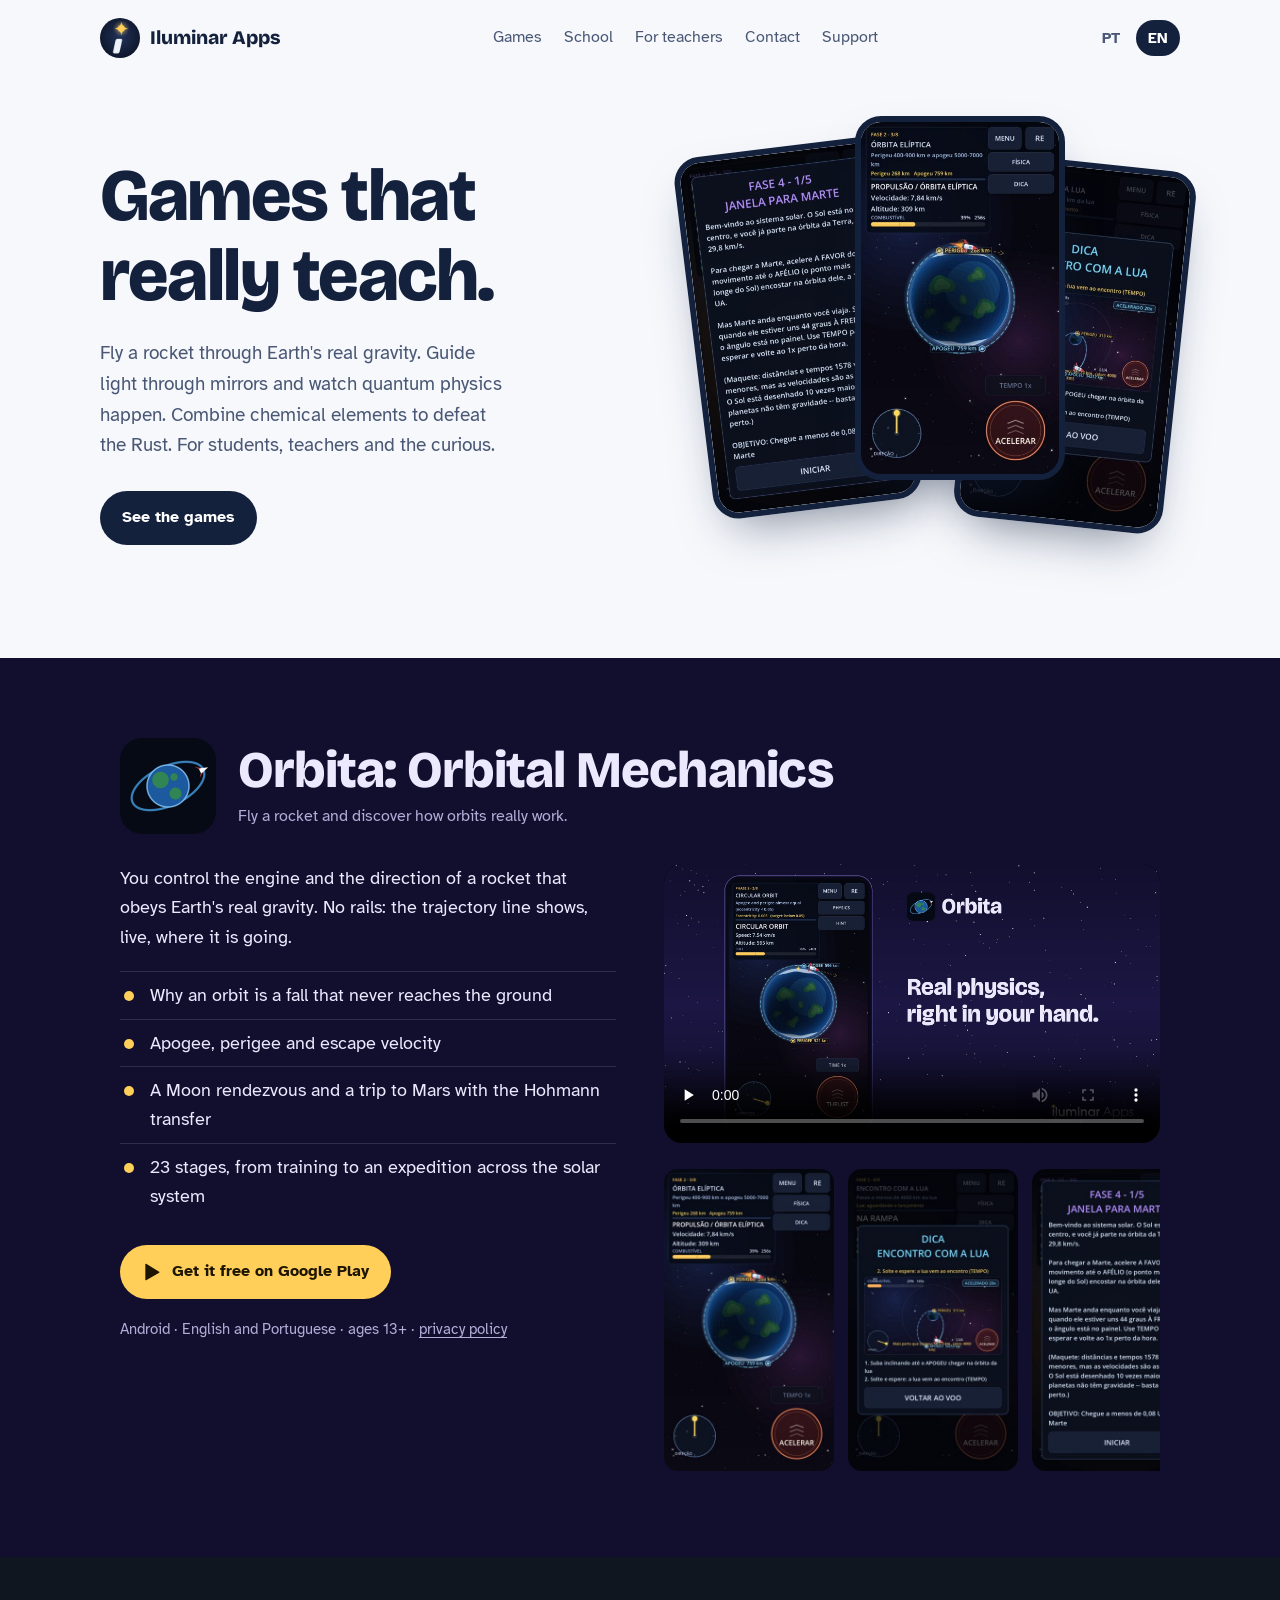
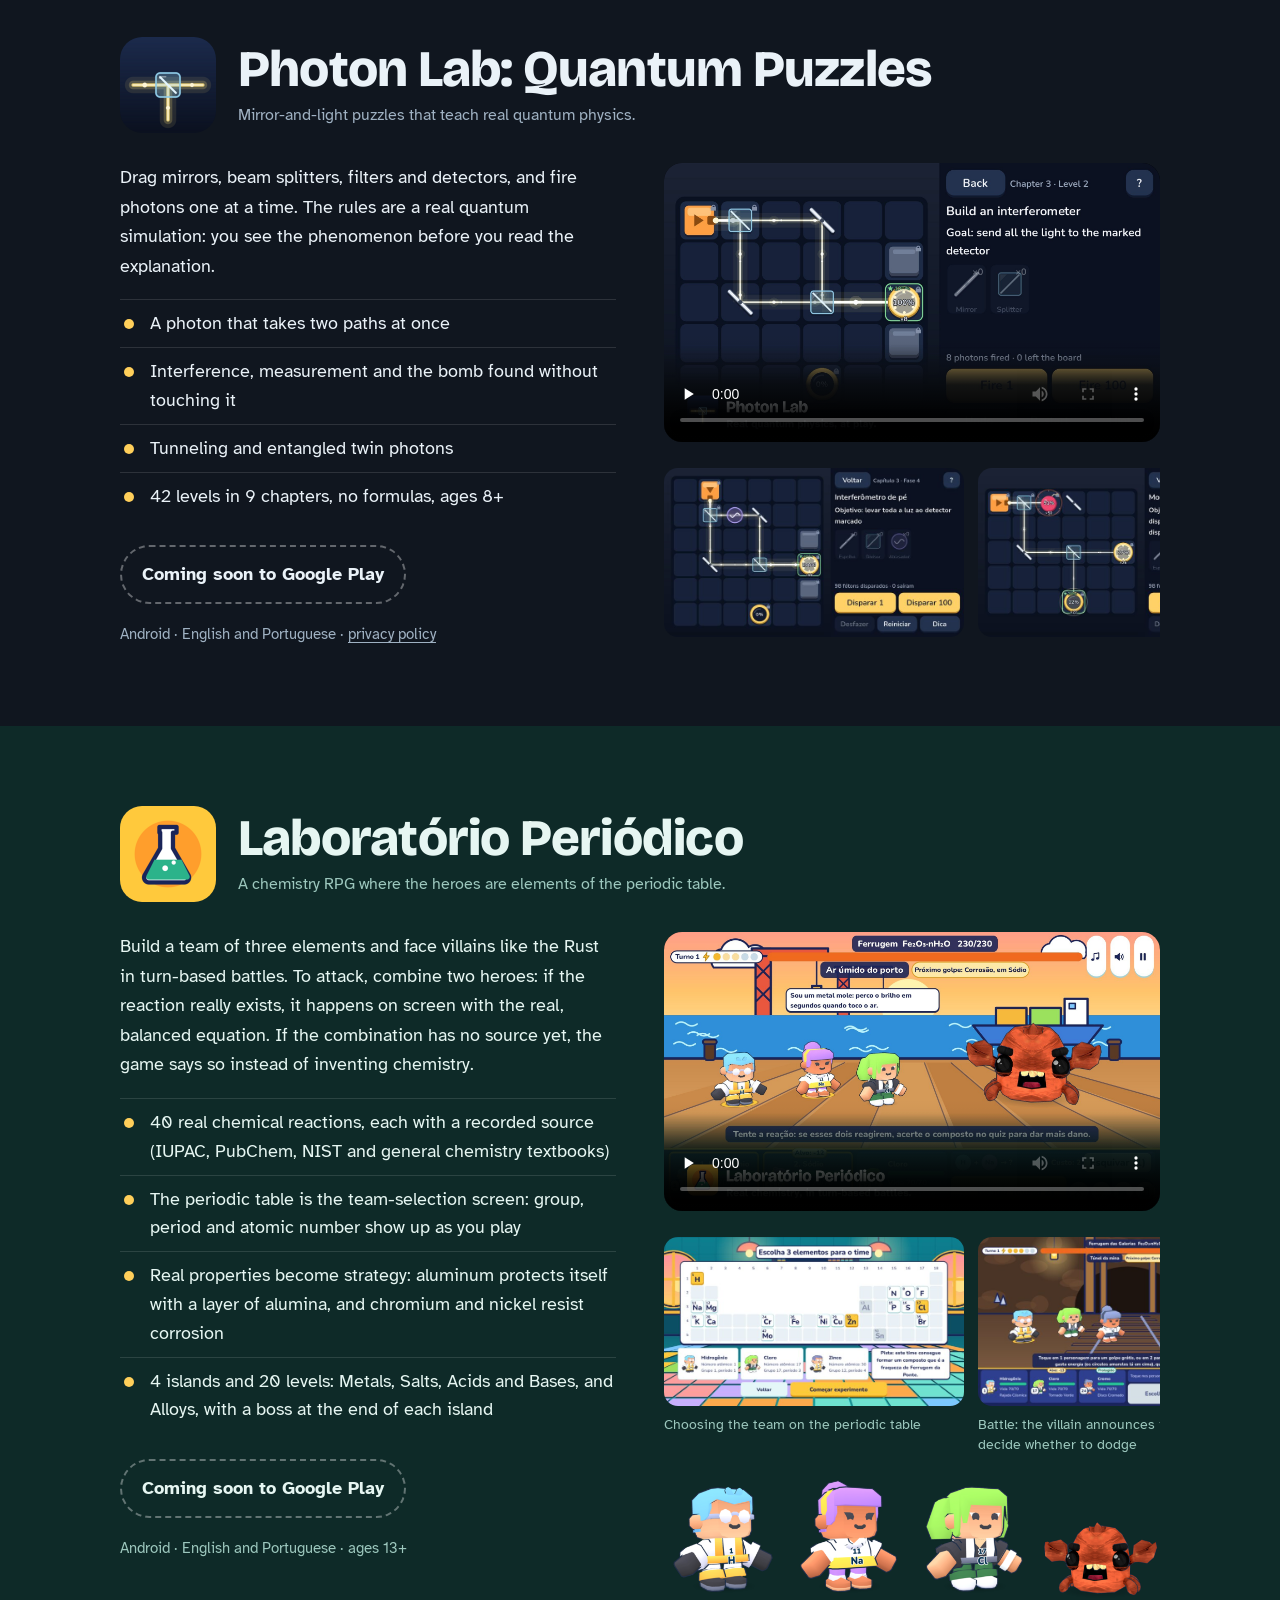
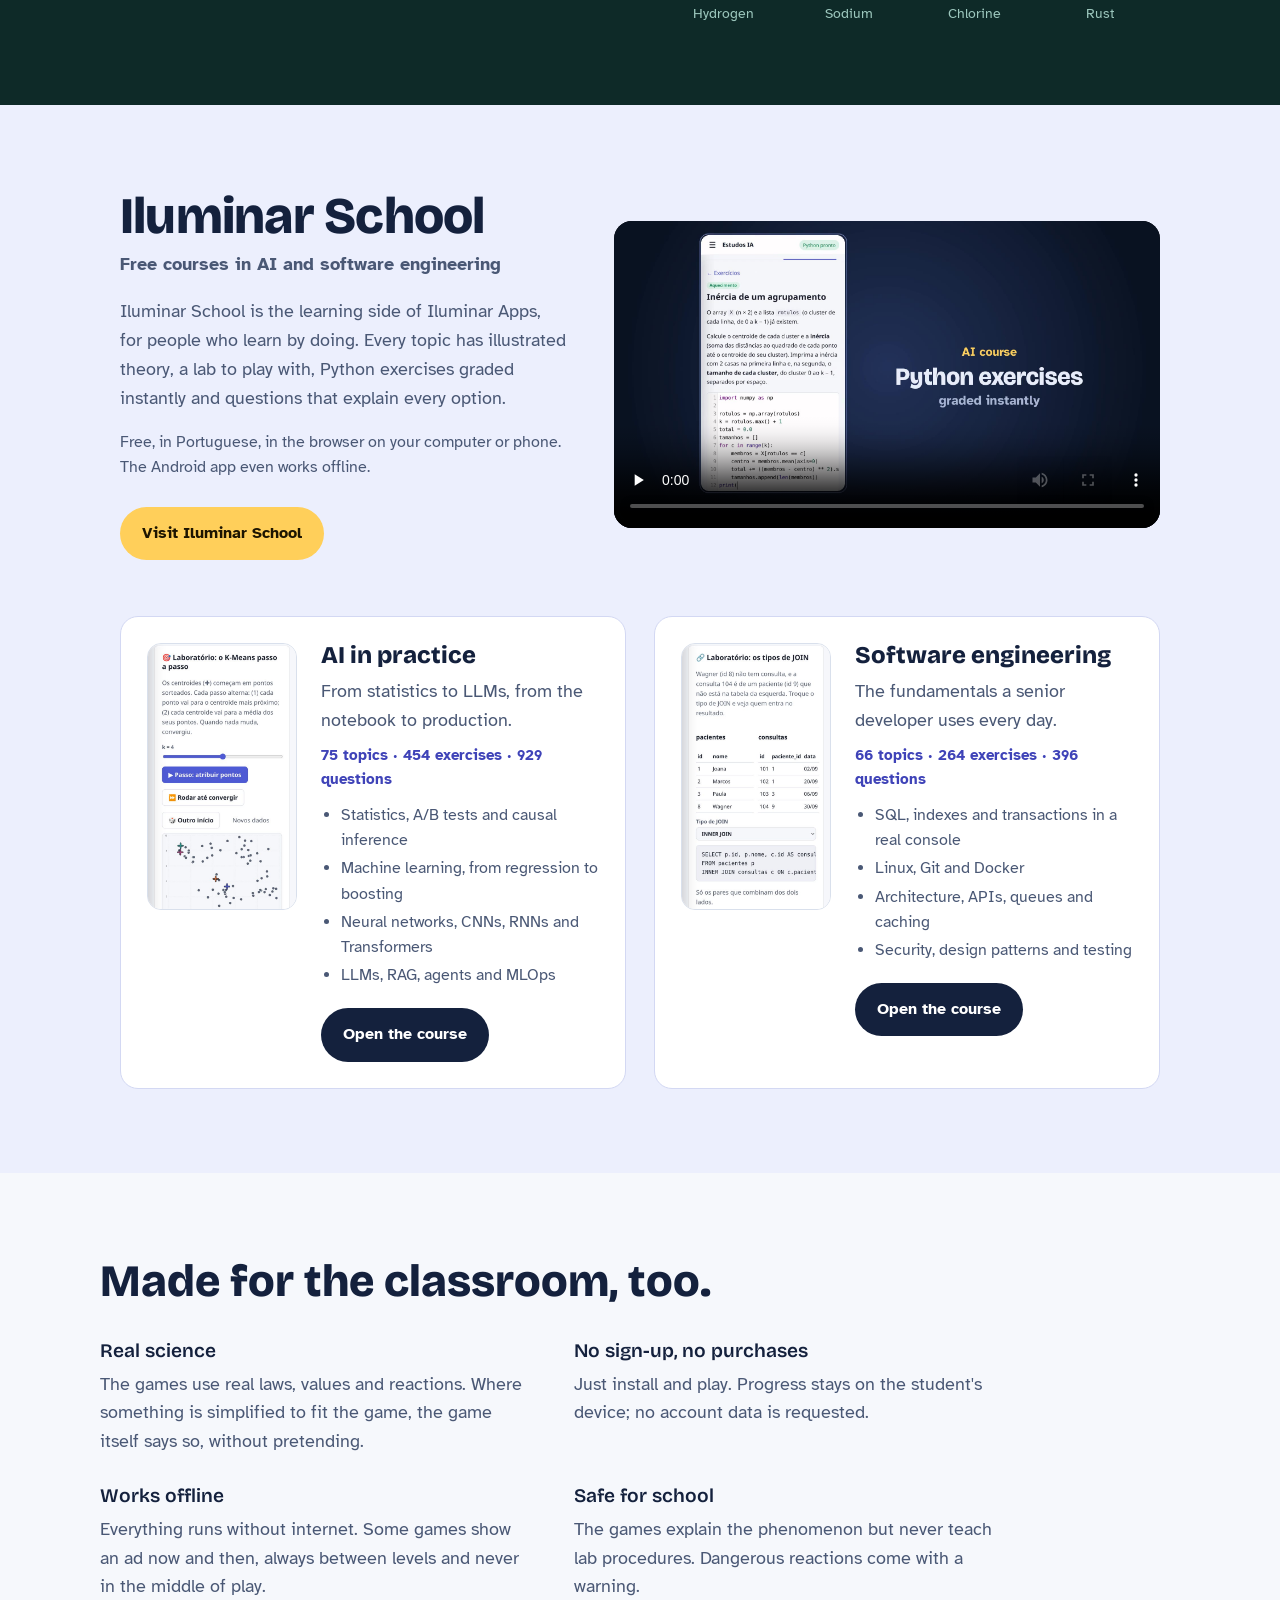
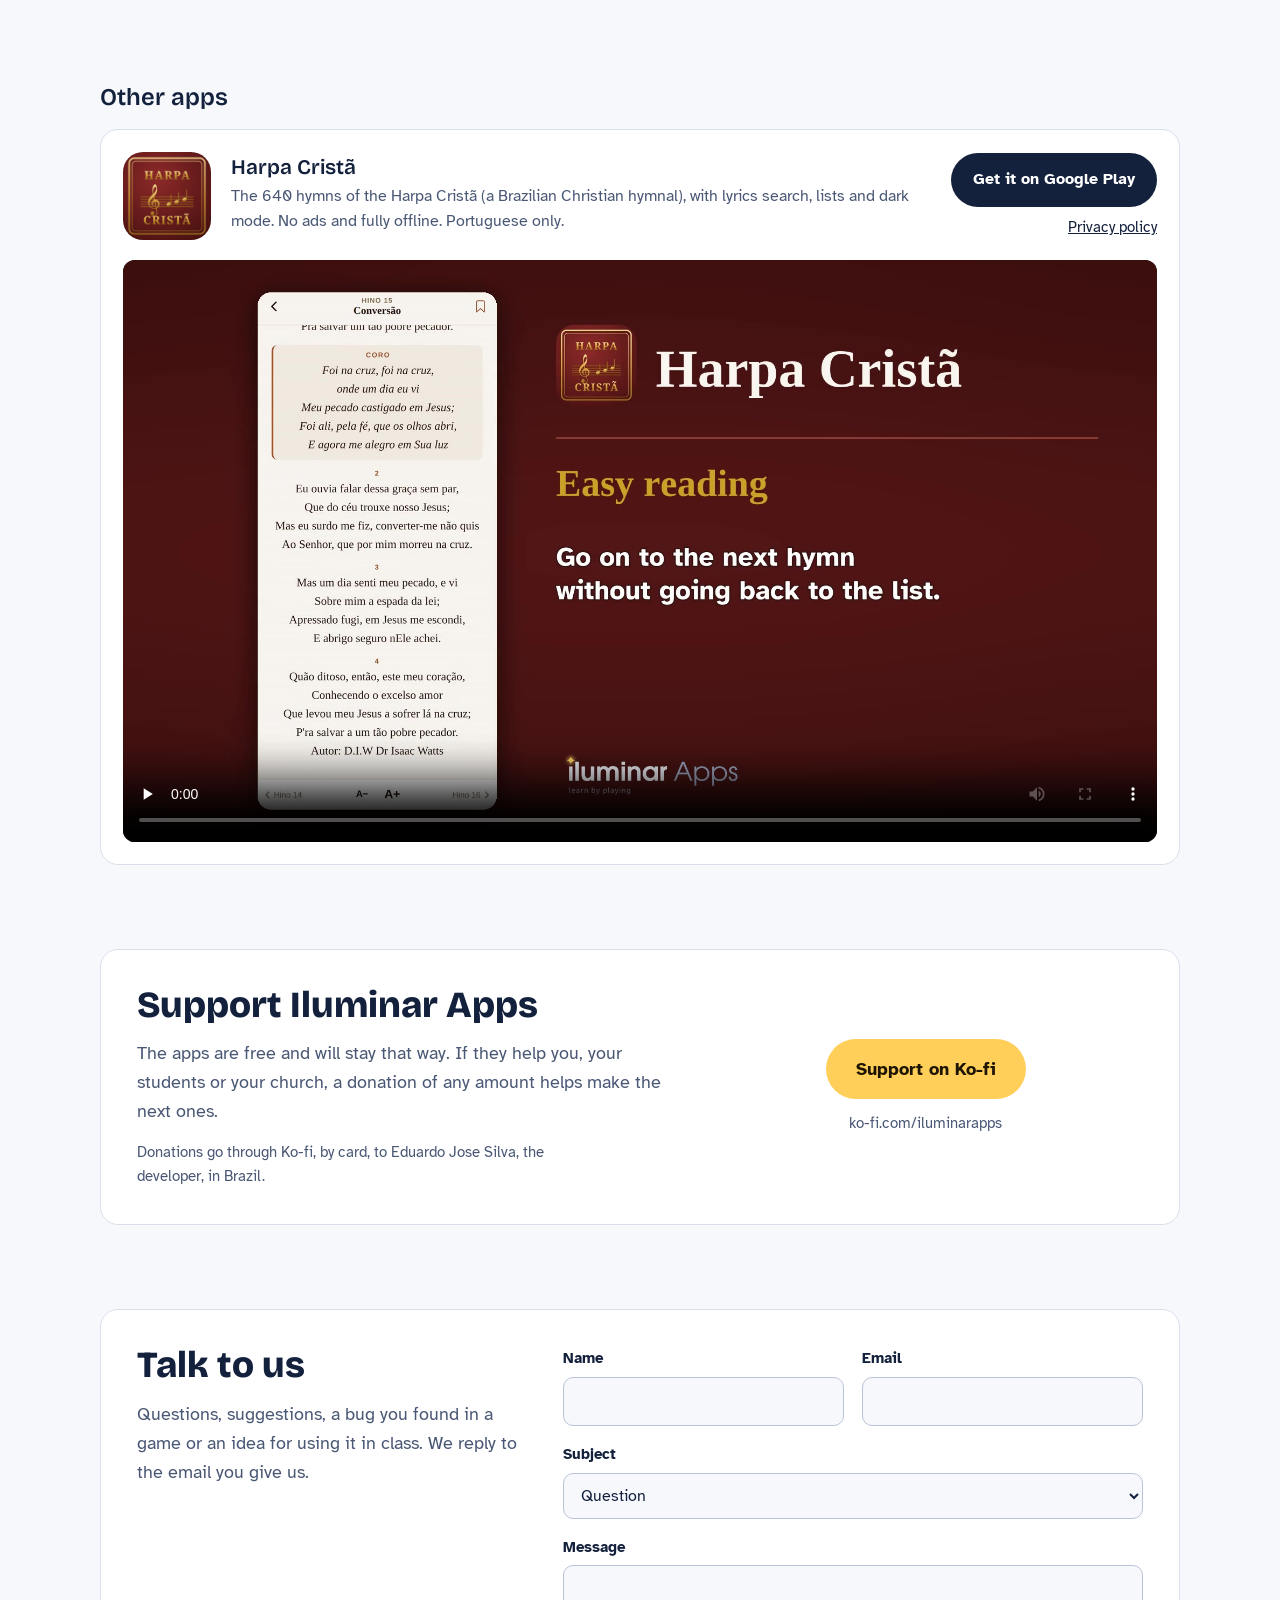
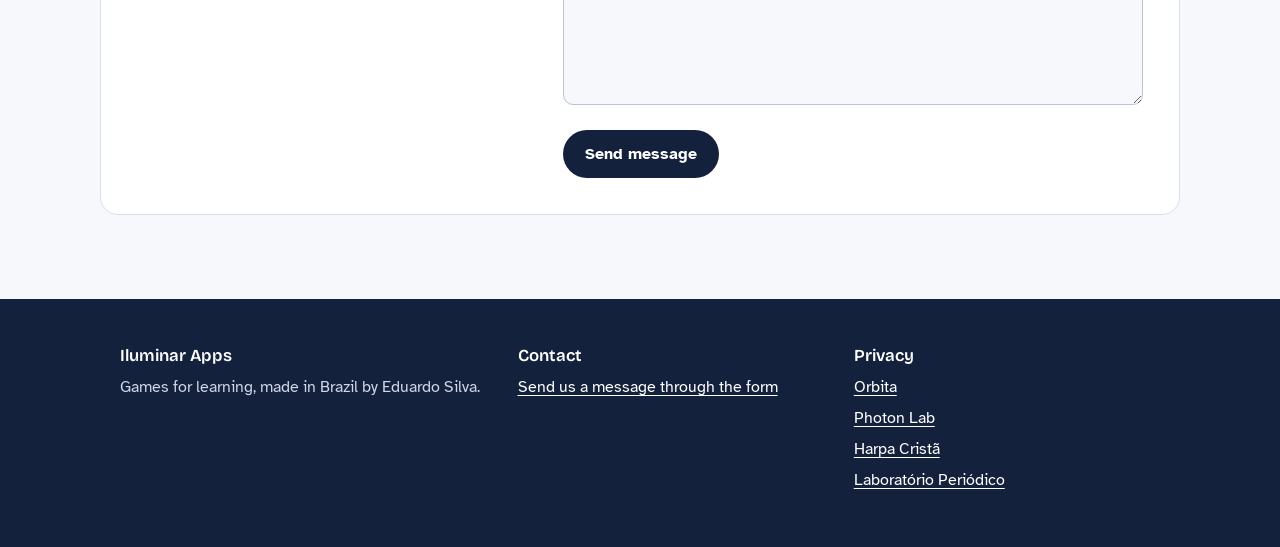
<file: index.html>
<!doctype html>
<html lang="pt-BR">
<head>
<meta charset="utf-8">
<meta name="viewport" content="width=device-width, initial-scale=1">
<!-- A marca aparece em poucos lugares de proposito: title, og:site_name, o
     cabecalho e o rodape. Para trocar o nome, procure "Iluminar Apps". -->
<title>Iluminar Apps — jogos para aprender</title>
<meta name="description" content="Jogos para Android que ensinam de verdade: Órbita (mecânica orbital), Laboratório de Fótons (física quântica) e Laboratório Periódico (química).">
<meta property="og:site_name" content="Iluminar Apps">
<meta property="og:title" content="Iluminar Apps — jogos para aprender">
<meta property="og:description" content="Jogos para Android que ensinam de verdade. Para estudantes, professores e curiosos.">
<meta property="og:image" content="https://iluminarapps.com/img/orbita-destaque.jpg">
<link rel="alternate" hreflang="pt-BR" href="https://iluminarapps.com/">
<link rel="alternate" hreflang="en" href="https://iluminarapps.com/en/">
<link rel="alternate" hreflang="x-default" href="https://iluminarapps.com/en/">
<script>
// Escolha de idioma do site. Sem servico externo: usa o idioma pedido no
// link (?lang=, vem do botao PT | EN), a escolha guardada ou, na primeira
// visita, o idioma do aparelho.
function lerSalvo(storage) {
  if (!storage) return null;
  try { var v = storage.getItem("idioma"); return v === "pt" || v === "en" ? v : null; }
  catch (e) { return null; }
}
// Devolve o caminho para onde ir, ou null para ficar.
function escolherIdioma(langs, salvo, caminho, pedido) {
  // O botao leva o idioma no link: quem clicou fica onde clicou, mesmo com
  // o armazenamento bloqueado (sem isto o aparelho em ingles mandaria de volta).
  if (pedido === "pt" || pedido === "en") return null;
  var emEn = /\/en\/(index\.html)?$/.test(caminho);
  if (salvo === "en") return emEn ? null : "/en/";
  if (salvo === "pt") return emEn ? "/" : null;
  // Quem chegou por um link para /en/ fica em ingles.
  if (emEn) return null;
  var primeiro = (langs && langs[0]) ? String(langs[0]).toLowerCase() : "";
  return primeiro.indexOf("pt") === 0 ? null : "/en/";
}
// Ler window.localStorage ja lanca quando o navegador bloqueia dados do site.
function _storage() { try { return window.localStorage; } catch (e) { return null; } }
function guardarIdioma(v) { try { _storage().setItem("idioma", v); } catch (e) {} }
if (typeof window !== "undefined" && location.protocol !== "file:" &&
    !/bot|crawl|spider|slurp/i.test(navigator.userAgent)) {
  var _pedido = (/[?&]lang=(pt|en)\b/.exec(location.search) || [])[1] || null;
  if (_pedido) guardarIdioma(_pedido);
  var _destino = escolherIdioma(navigator.languages || [navigator.language],
    lerSalvo(_storage()), location.pathname, _pedido);
  if (_destino) location.replace(_destino + location.hash);
}
</script>
<link rel="icon" href="favicon.png">
<link rel="preconnect" href="https://fonts.googleapis.com">
<link rel="preconnect" href="https://fonts.gstatic.com" crossorigin>
<link href="https://fonts.googleapis.com/css2?family=Atkinson+Hyperlegible:ital,wght@0,400;0,700;1,400&family=Bricolage+Grotesque:opsz,wght@12..96,600;12..96,800&display=swap" rel="stylesheet">
<style>
  :root {
    --paper: #f6f8fc;
    --ink: #14213d;
    --ink-soft: #4a5875;
    --line: #d9e0ec;
    --gold: #ffcf5a;
    --gold-ink: #8a5a00;
    /* cada jogo tem o seu mundo */
    --orbita-bg: #120f2e;
    --orbita-text: #ece9ff;
    --orbita-soft: #b3acd9;
    --fotons-bg: #10161f;
    --fotons-text: #eaf2f8;
    --fotons-soft: #9fb1c2;
    --periodico-bg: #0e2a28;
    --periodico-text: #e6f6f2;
    --periodico-soft: #9cc7bd;
    --display: "Bricolage Grotesque", system-ui, sans-serif;
    --body: "Atkinson Hyperlegible", system-ui, sans-serif;
  }
  * { box-sizing: border-box; }
  html { scroll-behavior: smooth; }
  @media (prefers-reduced-motion: reduce) { html { scroll-behavior: auto; } }
  body { margin: 0; background: var(--paper); color: var(--ink); font: 18px/1.6 var(--body); }
  img { display: block; max-width: 100%; height: auto; }
  a { color: inherit; }
  a:focus-visible, .btn:focus-visible { outline: 3px solid var(--gold); outline-offset: 3px; border-radius: 6px; }
  .wrap { max-width: 1080px; margin: 0 auto; padding: 0 20px; }
  h1, h2, h3 { font-family: var(--display); line-height: 1.08; margin: 0; }

  /* cabecalho */
  .top { display: flex; align-items: center; justify-content: space-between; gap: 16px; padding: 18px 0; }
  .brand { display: flex; align-items: center; gap: 10px; text-decoration: none; font-family: var(--display); font-weight: 800; font-size: 1.2rem; }
  .brand img { width: 40px; height: 40px; border-radius: 50%; }
  .top nav { display: flex; gap: 22px; font-size: 0.98rem; }
  .top nav a { text-decoration: none; color: var(--ink-soft); }
  .top nav a:hover { color: var(--ink); text-decoration: underline; }

  /* idioma */
  .lang { display: flex; gap: 4px; font-size: 0.95rem; font-weight: 700; }
  .lang a { padding: 6px 12px; border-radius: 999px; text-decoration: none; color: var(--ink-soft); }
  .lang a:hover { color: var(--ink); background: var(--line); }
  .lang a[aria-current] { background: var(--ink); color: #fff; }
  video.feature { display: block; width: 100%; height: auto; background: #000; }

  /* abertura */
  .hero { display: grid; grid-template-columns: 1.05fr 1fr; gap: 40px; align-items: center; padding: 40px 0 72px; }
  .hero h1 { font-size: clamp(2.6rem, 6vw, 4.6rem); font-weight: 800; letter-spacing: -0.02em; }
  .hero p { font-size: 1.2rem; color: var(--ink-soft); max-width: 34ch; margin: 22px 0 30px; }
  .phones { position: relative; height: 470px; }
  .phones img { position: absolute; width: 210px; border-radius: 26px; border: 6px solid var(--ink); box-shadow: 0 24px 50px -20px rgba(20,33,61,.55); }
  .phones .p1 { left: 4%; top: 30px; transform: rotate(-7deg); }
  .phones .p2 { left: 36%; top: 0; z-index: 2; }
  .phones .p3 { right: 0; top: 46px; transform: rotate(6deg); }

  .btn { display: inline-flex; align-items: center; gap: 10px; padding: 14px 22px; border-radius: 999px; font-weight: 700; text-decoration: none; font-size: 1rem; }
  .btn-ink { background: var(--ink); color: #fff; }
  .btn-ink:hover { background: #22325a; }
  .btn-gold { background: var(--gold); color: #1d1500; }
  .btn-gold:hover { background: #ffd977; }
  .btn svg { width: 20px; height: 20px; }

  /* jogos: cada um ocupa a largura inteira, no visual dele */
  .game { padding: 80px 0; }
  .game-head { display: grid; grid-template-columns: 96px 1fr; gap: 22px; align-items: center; margin-bottom: 30px; }
  .game-head img { width: 96px; height: 96px; border-radius: 22px; }
  .game h2 { font-size: clamp(2rem, 4.4vw, 3.2rem); font-weight: 800; letter-spacing: -0.015em; }
  .game .en { margin: 6px 0 0; font-size: 1rem; }
  .game-body { display: grid; grid-template-columns: minmax(0, 1fr) minmax(0, 1fr); gap: 48px; align-items: start; }
  .game-body > div > p:first-child { font-size: 1.15rem; margin-top: 0; }
  .learn { margin: 18px 0 26px; padding: 0; list-style: none; }
  .learn li { padding: 9px 0 9px 30px; position: relative; border-top: 1px solid rgba(255,255,255,.12); }
  .learn li::before { content: ""; position: absolute; left: 4px; top: 19px; width: 10px; height: 10px; border-radius: 50%; background: var(--gold); }
  .meta { font-size: 0.95rem; margin: 18px 0 0; }
  .meta a { text-underline-offset: 3px; }
  .feature { border-radius: 18px; overflow: hidden; }
  .shots { display: flex; gap: 14px; overflow-x: auto; scroll-snap-type: x mandatory; padding: 26px 0 6px; }
  .shots img { scroll-snap-align: start; flex: 0 0 auto; border-radius: 14px; }

  .orbita { background: var(--orbita-bg); color: var(--orbita-text); }
  .orbita .en, .orbita .meta { color: var(--orbita-soft); }
  .orbita .shots img { width: 170px; }

  .fotons { background: var(--fotons-bg); color: var(--fotons-text); }
  .fotons .en, .fotons .meta { color: var(--fotons-soft); }
  .fotons .shots img { width: 300px; }
  .soon { display: inline-block; padding: 13px 20px; border-radius: 999px; border: 2px dashed rgba(255,255,255,.35); font-weight: 700; }

  .periodico { background: var(--periodico-bg); color: var(--periodico-text); }
  .periodico .en, .periodico .meta { color: var(--periodico-soft); }
  .periodico .feature { background: #cfeee6; padding: 18px; }
  .periodico video.feature { background: #000; padding: 0; }
  .shot-fig { margin: 0; }
  .shot-fig figcaption { margin-top: 8px; font-size: 0.92rem; color: var(--periodico-soft); }
  .periodico .shots figure { flex: 0 0 auto; width: 300px; margin: 0; scroll-snap-align: start; }
  .periodico .shots img { width: 100%; }
  .periodico .shots figcaption { margin-top: 8px; font-size: 0.9rem; line-height: 1.4; color: var(--periodico-soft); }
  .cast { display: flex; gap: 6px; margin-top: 18px; }
  .cast figure { margin: 0; flex: 1 1 0; text-align: center; font-size: 0.9rem; color: var(--periodico-soft); }
  .cast img { margin: 0 auto 4px; width: 100%; max-width: 120px; }

  /* iluminar school: a parte de estudos, em tons de indigo como o site dela */
  .school { padding: 84px 0; background: #eceffd; }
  .school-top { display: grid; grid-template-columns: minmax(0, 0.9fr) minmax(0, 1.1fr); gap: 48px; align-items: center; }
  .school h2 { font-size: clamp(2rem, 4.4vw, 3.2rem); font-weight: 800; letter-spacing: -0.015em; }
  .school-tag { margin: 6px 0 0; font-weight: 700; color: #3f43b8; }
  .school-top p { color: var(--ink-soft); }
  .school-top .school-nota { font-size: 0.98rem; margin-bottom: 26px; }
  .ramos { display: grid; grid-template-columns: repeat(2, minmax(0, 1fr)); gap: 28px; margin-top: 56px; }
  .ramo { display: grid; grid-template-columns: 150px 1fr; gap: 24px; align-items: start; padding: 26px; background: #fff; border: 1px solid #d3d8f3; border-radius: 18px; }
  .ramo img { width: 150px; aspect-ratio: 9 / 16; object-fit: cover; object-position: top; border-radius: 14px; border: 1px solid var(--line); }
  .ramo h3 { font-size: 1.5rem; font-weight: 800; }
  .ramo p { margin: 8px 0 0; color: var(--ink-soft); }
  .ramo .numeros { font-weight: 700; color: #3f43b8; font-size: 0.95rem; }
  .ramo ul { margin: 12px 0 20px; padding-left: 20px; color: var(--ink-soft); font-size: 0.98rem; }
  .ramo li { margin: 3px 0; }

  /* professores */
  .teach { padding: 84px 0; }
  .teach h2 { font-size: clamp(1.9rem, 4vw, 2.8rem); font-weight: 800; max-width: 22ch; }
  .teach-grid { display: grid; grid-template-columns: repeat(2, minmax(0, 1fr)); gap: 30px 48px; margin-top: 36px; max-width: 900px; }
  .teach h3 { font-size: 1.2rem; font-weight: 600; margin-bottom: 8px; }
  .teach p { margin: 0; color: var(--ink-soft); }

  /* outros apps */
  .others { padding: 0 0 84px; }
  .others h2 { font-size: 1.5rem; font-weight: 600; margin-bottom: 18px; }
  .harpa { display: grid; grid-template-columns: 88px 1fr auto; gap: 20px; align-items: center; padding: 22px; border: 1px solid var(--line); border-radius: 18px; background: #fff; }
  .harpa img { width: 88px; height: 88px; border-radius: 20px; }
  .harpa h3 { font-size: 1.3rem; font-weight: 600; }
  .harpa p { margin: 4px 0 0; color: var(--ink-soft); font-size: 1rem; }
  .harpa .links { display: flex; flex-direction: column; align-items: flex-end; gap: 8px; font-size: 0.95rem; }
  .harpa video.feature { grid-column: 1 / -1; border-radius: 12px; }

  /* apoie */
  .apoio { padding: 0 0 84px; }
  .apoio-box { display: grid; grid-template-columns: 1.1fr 0.9fr; gap: 40px; align-items: center; padding: 36px; border: 1px solid var(--line); border-radius: 18px; background: #fff; }
  .apoio h2 { font-size: clamp(1.7rem, 3.5vw, 2.3rem); font-weight: 800; }
  .apoio p { color: var(--ink-soft); margin: 14px 0 0; max-width: 46ch; }
  .apoio .apoio-nota { font-size: 0.95rem; }
  .pix { display: grid; justify-items: center; gap: 10px; text-align: center; }
  .pix img { width: 200px; height: 200px; }
  .pix label { font-weight: 700; font-size: 0.95rem; margin-top: 4px; }
  .pix input { width: 100%; max-width: 340px; padding: 10px 12px; border: 1px solid var(--line); border-radius: 10px; font: 0.8rem/1.3 ui-monospace, monospace; color: var(--ink-soft); background: var(--paper); text-overflow: ellipsis; }
  .pix button { border: 0; cursor: pointer; font-family: inherit; }
  .kofi { display: grid; justify-items: center; gap: 12px; text-align: center; }
  .kofi .btn { font-size: 1.1rem; padding: 16px 30px; }
  .kofi p { margin: 0; font-size: 0.95rem; color: var(--ink-soft); }
  .pix-ok { min-height: 1.4em; margin: 0; font-size: 0.95rem; color: var(--ink); }

  /* fale conosco */
  .talk { padding: 0 0 84px; }
  .talk-box { display: grid; grid-template-columns: 0.8fr 1.2fr; gap: 40px; padding: 36px; border: 1px solid var(--line); border-radius: 18px; background: #fff; }
  .talk h2 { font-size: clamp(1.7rem, 3.5vw, 2.3rem); font-weight: 800; }
  .talk-intro p { color: var(--ink-soft); margin: 14px 0 0; }
  .talk form { display: grid; grid-template-columns: 1fr 1fr; gap: 16px 18px; }
  .talk .full { grid-column: 1 / -1; }
  .talk label { display: block; font-weight: 700; font-size: 0.95rem; margin-bottom: 6px; }
  .talk input, .talk select, .talk textarea { width: 100%; font: inherit; font-size: 1rem; color: var(--ink); background: var(--paper); border: 1px solid #b9c4d8; border-radius: 10px; padding: 11px 13px; }
  .talk textarea { min-height: 140px; resize: vertical; }
  .talk input:focus-visible, .talk select:focus-visible, .talk textarea:focus-visible { outline: 3px solid var(--gold); outline-offset: 1px; border-color: var(--ink); }
  .talk button { border: 0; cursor: pointer; font-family: inherit; justify-self: start; }
  .talk button[disabled] { opacity: 0.6; cursor: wait; }
  .talk .hp { position: absolute; left: -9999px; width: 1px; height: 1px; overflow: hidden; }
  .talk .status { margin: 0; align-self: center; font-weight: 700; }
  .talk .status.ok { color: #1d6b3a; }
  .talk .status.err { color: #a12a2a; }

  /* rodape */
  footer { background: var(--ink); color: #cfd7e6; padding: 48px 0; font-size: 0.98rem; }
  footer .wrap { display: grid; grid-template-columns: 1.2fr 1fr 1fr; gap: 30px; }
  footer h3 { color: #fff; font-size: 1.05rem; font-weight: 600; margin-bottom: 10px; }
  footer p { margin: 0 0 6px; }
  footer a { color: #fff; text-underline-offset: 3px; }

  @media (max-width: 860px) {
    .hero { grid-template-columns: 1fr; padding-top: 16px; }
    .phones { height: 380px; max-width: 460px; }
    .phones img { width: 170px; }
    .game-body { grid-template-columns: minmax(0, 1fr); gap: 28px; }
    .teach-grid { grid-template-columns: 1fr; gap: 22px; }
    .school-top, .ramos { grid-template-columns: minmax(0, 1fr); gap: 28px; }
    footer .wrap { grid-template-columns: 1fr; }
    .talk-box { grid-template-columns: 1fr; gap: 24px; padding: 24px; }
    .apoio-box { grid-template-columns: 1fr; gap: 24px; padding: 24px; }
  }
  @media (max-width: 560px) {
    body { font-size: 17px; }
    .wrap { padding-left: 16px; padding-right: 16px; }
    .talk form { grid-template-columns: 1fr; }
    .talk-box { padding: 20px 16px; }
    .top nav { display: none; }
    .phones { height: 300px; }
    .phones img { width: 128px; border-width: 4px; border-radius: 18px; }
    .game { padding: 56px 0; }
    .school { padding: 56px 0; }
    .ramo { grid-template-columns: 1fr; padding: 20px 16px; }
    .ramo img { width: 100%; max-width: 220px; aspect-ratio: 4 / 5; }
    .game-head { grid-template-columns: 64px 1fr; gap: 14px; }
    .game-head img { width: 64px; height: 64px; border-radius: 15px; }
    .orbita .shots img { width: 140px; }
    .fotons .shots img { width: 250px; }
    .periodico .shots figure { width: 250px; }
    .harpa { grid-template-columns: 64px 1fr; }
    .harpa img { width: 64px; height: 64px; }
    .harpa .links { grid-column: 1 / -1; flex-direction: row; justify-content: flex-start; flex-wrap: wrap; gap: 14px; align-items: center; }
  }
</style>
</head>
<body>

<header class="wrap top">
  <a class="brand" href="./"><img src="img/marca-simbolo.png" alt="">Iluminar Apps</a>
  <nav aria-label="Seções">
    <a href="#jogos">Jogos</a>
    <a href="#school">School</a>
    <a href="#professores">Para professores</a>
    <a href="#fale">Contato</a>
    <a href="#apoie">Apoie</a>
  </nav>
  <div class="lang" role="group" aria-label="Idioma / Language"><a href="./?lang=pt" hreflang="pt" lang="pt" aria-current="true" onclick="guardarIdioma('pt')">PT</a><a href="en/?lang=en" hreflang="en" lang="en" onclick="guardarIdioma('en')">EN</a></div>
</header>

<main>
  <section class="wrap hero">
    <div>
      <h1>Jogos que ensinam de verdade.</h1>
      <p>Pilote um foguete pela gravidade real da Terra. Guie a luz por espelhos e veja a física quântica acontecer. Combine elementos químicos para vencer a Ferrugem. Para estudantes, professores e curiosos.</p>
      <a class="btn btn-ink" href="#jogos">Conhecer os jogos</a>
    </div>
    <div class="phones" aria-hidden="true">
      <img class="p1" src="img/orbita-tela-7-marte.jpg" alt="" width="360" height="640">
      <img class="p2" src="img/orbita-tela-4-voo.jpg" alt="" width="360" height="640">
      <img class="p3" src="img/orbita-tela-5-dica.jpg" alt="" width="360" height="640">
    </div>
  </section>

  <div id="jogos">
    <section class="game orbita" aria-labelledby="t-orbita">
      <div class="wrap">
        <div class="game-head">
          <img src="img/orbita-icone.png" alt="" width="192" height="192">
          <div>
            <h2 id="t-orbita">Órbita: mecânica orbital</h2>
            <p class="en" lang="en">Orbita: Orbital Mechanics — fly a rocket and discover how orbits really work.</p>
          </div>
        </div>
        <div class="game-body">
          <div>
            <p>Você controla o motor e a direção de um foguete que obedece à gravidade real da Terra. Nada de trilhos: a linha da trajetória mostra, ao vivo, para onde ele vai.</p>
            <ul class="learn">
              <li>Por que órbita é uma queda que nunca chega ao chão</li>
              <li>Apogeu, perigeu e velocidade de escape</li>
              <li>Encontro com a Lua e viagem a Marte com a transferência de Hohmann</li>
              <li>23 estágios, do treino à expedição pelo sistema solar</li>
            </ul>
            <a class="btn btn-gold" href="https://play.google.com/store/apps/details?id=com.eduardo.orbita">
              <svg viewBox="0 0 24 24" aria-hidden="true"><path fill="currentColor" d="M4 2.8v18.4c0 .5.5.8 1 .6l15.6-8.9c.5-.3.5-1 0-1.3L5 2.2c-.5-.2-1 .1-1 .6Z"/></svg>
              Baixar grátis na Google Play
            </a>
            <p class="meta">Android · português e inglês · a partir de 13 anos · <a href="orbita-privacidade/">política de privacidade</a></p>
          </div>
          <div>
            <video class="feature" controls preload="none" playsinline width="1920" height="1080" poster="video/poster-pt-16x9.jpg" aria-label="Vídeo do Órbita, 1 minuto e 18 segundos"><source src="video/orbita-pt-16x9.mp4" type="video/mp4"></video>
            <div class="shots" tabindex="0" aria-label="Telas do Órbita">
              <img src="img/orbita-tela-4-voo.jpg" alt="Foguete em voo com a trajetória prevista" width="360" height="640" loading="lazy">
              <img src="img/orbita-tela-5-dica.jpg" alt="Dica animada mostrando a manobra certa" width="360" height="640" loading="lazy">
              <img src="img/orbita-tela-7-marte.jpg" alt="Órbita em volta de Marte" width="360" height="640" loading="lazy">
            </div>
          </div>
        </div>
      </div>
    </section>

    <section class="game fotons" aria-labelledby="t-fotons">
      <div class="wrap">
        <div class="game-head">
          <img src="img/fotons-icone.png" alt="" width="192" height="192">
          <div>
            <h2 id="t-fotons">Laboratório de Fótons</h2>
            <p class="en" lang="en">Photon Lab: Quantum Puzzles — mirror-and-light puzzles that teach real quantum physics.</p>
          </div>
        </div>
        <div class="game-body">
          <div>
            <p>Arraste espelhos, divisores de feixe, filtros e detectores e dispare fótons, um de cada vez. As regras são uma simulação quântica real: você vê o fenômeno antes de ler a explicação.</p>
            <ul class="learn">
              <li>Um fóton que segue dois caminhos ao mesmo tempo</li>
              <li>Interferência, medição e a bomba descoberta sem encostar nela</li>
              <li>Tunelamento e fótons gêmeos emaranhados</li>
              <li>42 fases em 9 capítulos, sem fórmulas, a partir de 8 anos</li>
            </ul>
            <span class="soon">Em breve na Google Play</span>
            <p class="meta">Android · português e inglês · <a href="laboratorio-de-fotons-privacidade/">política de privacidade</a></p>
          </div>
          <div>
            <video class="feature" controls preload="none" playsinline width="1920" height="1080" poster="video/poster-fotons-pt-16x9.jpg" aria-label="Vídeo do Laboratório de Fótons, 1 minuto e 32 segundos"><source src="video/laboratorio-de-fotons-pt-16x9.mp4" type="video/mp4"></video>
            <div class="shots" tabindex="0" aria-label="Telas do Laboratório de Fótons">
              <img src="img/fotons-tela-3-interferencia.jpg" alt="Puzzle de interferência" width="720" height="405" loading="lazy">
              <img src="img/fotons-tela-4-bomba.jpg" alt="Puzzle do teste da bomba" width="720" height="405" loading="lazy">
              <img src="img/fotons-tela-6-desafio.jpg" alt="Desafio com vários espelhos" width="720" height="405" loading="lazy">
            </div>
          </div>
        </div>
      </div>
    </section>
    <section class="game periodico" aria-labelledby="t-periodico">
      <div class="wrap">
        <div class="game-head">
          <img src="img/periodico-icone.png" alt="" width="192" height="192">
          <div>
            <h2 id="t-periodico">Laboratório Periódico</h2>
            <p class="en">Um RPG de química em que os heróis são elementos da tabela periódica.</p>
          </div>
        </div>
        <div class="game-body">
          <div>
            <p>Monte um time de três elementos e enfrente vilões como a Ferrugem em batalhas por turnos. Para atacar, combine dois heróis: se a reação existe de verdade, ela acontece na tela com a equação real e balanceada. Se a combinação ainda não tem fonte, o jogo diz isso, sem inventar química.</p>
            <ul class="learn">
              <li>40 reações químicas reais, cada uma com fonte registrada (IUPAC, PubChem, NIST e livros de química geral)</li>
              <li>A tabela periódica é a tela de escolha do time: grupo, período e número atômico aparecem enquanto você joga</li>
              <li>Propriedades reais viram estratégia: o alumínio se protege com uma camada de alumina, e o cromo e o níquel resistem à corrosão</li>
              <li>4 ilhas e 20 fases: Metais, Sais, Ácidos e Bases e Ligas, com um chefe no fim de cada ilha</li>
            </ul>
            <span class="soon">Em breve na Google Play</span>
            <p class="meta">Android · português e inglês · a partir de 13 anos</p>
          </div>
          <div>
            <video class="feature" controls preload="none" playsinline width="1920" height="1080" poster="video/poster-periodico-pt-16x9.jpg" aria-label="Vídeo do Laboratório Periódico, 1 minuto e 35 segundos"><source src="video/laboratorio-periodico-pt-16x9.mp4" type="video/mp4"></video>
            <div class="shots" tabindex="0" aria-label="Telas do Laboratório Periódico">
              <figure><img src="img/periodico-escolha_time.jpg" alt="" width="720" height="405" loading="lazy"><figcaption>Escolha do time na tabela periódica</figcaption></figure>
              <figure><img src="img/periodico-golpe_anunciado.jpg" alt="" width="720" height="405" loading="lazy"><figcaption>Batalha: o vilão anuncia o golpe e você decide se esquiva</figcaption></figure>
              <figure><img src="img/periodico-caderno.jpg" alt="" width="720" height="405" loading="lazy"><figcaption>Caderno de reações descobertas</figcaption></figure>
            </div>
            <div class="cast">
              <figure><img src="img/periodico-h.png" alt="" width="220" height="220" loading="lazy">Hidrogênio</figure>
              <figure><img src="img/periodico-na.png" alt="" width="220" height="220" loading="lazy">Sódio</figure>
              <figure><img src="img/periodico-cl.png" alt="" width="220" height="220" loading="lazy">Cloro</figure>
              <figure><img src="img/periodico-ferrugem.png" alt="" width="220" height="220" loading="lazy">Ferrugem</figure>
            </div>
          </div>
        </div>
      </div>
    </section>
  </div>

  <section class="school" id="school" aria-labelledby="t-school">
    <div class="wrap">
      <div class="school-top">
        <div>
          <h2 id="t-school">Iluminar School</h2>
          <p class="school-tag">Cursos grátis de IA e engenharia de software</p>
          <p>A Iluminar School é a parte de estudos da Iluminar Apps, para quem quer aprender fazendo. Cada tópico tem teoria ilustrada, um laboratório para mexer, exercícios em Python corrigidos na hora e questões com a explicação de cada alternativa.</p>
          <p class="school-nota">Grátis, em português, no navegador do computador ou do celular. O app Android funciona até sem internet.</p>
          <a class="btn btn-gold" href="https://school.iluminarapps.com/" target="_blank" rel="noopener">Conhecer a Iluminar School</a>
        </div>
        <video class="feature" controls preload="none" playsinline width="1920" height="1080" poster="video/poster-school-pt-16x9.jpg" aria-label="Vídeo da Iluminar School, 1 minuto e 3 segundos"><source src="video/iluminar-school-pt-16x9.mp4" type="video/mp4"></video>
      </div>
      <div class="ramos">
        <article class="ramo">
          <img src="img/school-ia.jpg" alt="Laboratório do K-Means no curso de IA" width="540" height="960" loading="lazy">
          <div>
            <h3>IA na prática</h3>
            <p>Da estatística aos LLMs, do notebook à produção.</p>
            <p class="numeros">75 tópicos · 454 exercícios · 929 questões</p>
            <ul><li>Estatística, testes A/B e inferência causal</li><li>Machine learning, da regressão ao boosting</li><li>Redes neurais, CNN, RNN e Transformers</li><li>LLMs, RAG, agentes e MLOps</li></ul>
            <a class="btn btn-ink" href="https://ia.iluminarapps.com/" target="_blank" rel="noopener">Abrir o curso</a>
          </div>
        </article><article class="ramo">
          <img src="img/school-software.jpg" alt="Laboratório dos tipos de JOIN no curso de engenharia de software" width="540" height="960" loading="lazy">
          <div>
            <h3>Engenharia de software</h3>
            <p>Os fundamentos que um dev sênior usa todo dia.</p>
            <p class="numeros">66 tópicos · 264 exercícios · 396 questões</p>
            <ul><li>SQL, índices e transações num console de verdade</li><li>Linux, Git e Docker</li><li>Arquitetura, APIs, filas e cache</li><li>Segurança, padrões de projeto e testes</li></ul>
            <a class="btn btn-ink" href="https://software.iluminarapps.com/" target="_blank" rel="noopener">Abrir o curso</a>
          </div>
        </article>
      </div>
    </div>
  </section>

  <section class="wrap teach" id="professores" aria-labelledby="t-teach">
    <h2 id="t-teach">Feito para usar em sala de aula, também.</h2>
    <div class="teach-grid">
      <div>
        <h3>Ciência de verdade</h3>
        <p>Os jogos usam leis, valores e reações reais. Onde há simplificação para caber no jogo, ela é dita no próprio jogo, sem fingir.</p>
      </div>
      <div>
        <h3>Sem cadastro nem compras</h3>
        <p>É só instalar e jogar. O progresso fica no aparelho do aluno; nenhum dado de conta é pedido.</p>
      </div>
      <div>
        <h3>Funciona offline</h3>
        <p>Tudo roda sem internet. Alguns jogos mostram um anúncio de vez em quando, sempre entre fases e nunca no meio do jogo.</p>
      </div>
      <div>
        <h3>Seguro para a escola</h3>
        <p>Os jogos explicam o fenômeno, mas nunca ensinam procedimento de laboratório. Reações perigosas aparecem com um aviso.</p>
      </div>
    </div>
  </section>

  <section class="wrap others" aria-labelledby="t-others">
    <h2 id="t-others">Outros apps</h2>
    <div class="harpa">
      <img src="img/harpa-icone.png" alt="" width="192" height="192">
      <div>
        <h3>Harpa Cristã</h3>
        <p>Os 640 hinos da Harpa Cristã, com busca na letra, listas e modo escuro. Sem anúncios e funciona totalmente offline.</p>
      </div>
      <div class="links">
        <a class="btn btn-ink" href="https://play.google.com/store/apps/details?id=com.eduardo.harpacrista">Baixar na Google Play</a>
        <a href="harpa-crista-privacidade/">Política de privacidade</a>
      </div>
      <video class="feature" controls preload="none" playsinline width="1920" height="1080" poster="video/poster-harpa-pt-16x9.jpg" aria-label="Vídeo da Harpa Cristã, 1 minuto e 25 segundos"><source src="video/harpa-crista-pt-16x9.mp4" type="video/mp4"></video>
    </div>
  </section>
  <section class="wrap apoio" id="apoie" aria-labelledby="t-apoio">
    <div class="apoio-box">
      <div>
        <h2 id="t-apoio">Apoie o Iluminar Apps</h2>
        <p>Os apps são gratuitos e vão continuar assim. Se eles ajudam você, seus alunos ou sua igreja, um Pix de qualquer valor ajuda a fazer os próximos.</p>
        <p class="apoio-nota">Aponte a câmera do app do banco para o QR Code ou copie o código e use o Pix copia e cola. O Pix vai para Eduardo Jose Silva, o desenvolvedor.</p>
      </div>
      <div class="pix">
        <img src="img/pix-qr.svg" alt="QR Code do Pix para apoiar o Iluminar Apps" width="200" height="200">
        <label for="pix-codigo">Pix copia e cola</label>
        <input id="pix-codigo" type="text" readonly value="00020126580014BR.GOV.BCB.PIX0136950848b4-74f0-4576-874c-00e5540de66c5204000053039865802BR5918Eduardo Jose Silva6009SAO PAULO62140510HFjoMgWAHW630484E2">
        <button type="button" class="btn btn-gold" id="pix-copiar">Copiar código Pix</button>
        <p class="pix-ok" id="pix-ok" role="status" aria-live="polite"></p>
      </div>
    </div>
  </section>
  <script>
  document.getElementById('pix-copiar').addEventListener('click', function () {
    var campo = document.getElementById('pix-codigo');
    var ok = document.getElementById('pix-ok');
    function feito() { ok.textContent = 'Código copiado. Agora é só colar no app do banco.'; }
    if (navigator.clipboard && window.isSecureContext) {
      navigator.clipboard.writeText(campo.value).then(feito, function () { campo.select(); document.execCommand('copy'); feito(); });
    } else { campo.select(); document.execCommand('copy'); feito(); }
  });
  </script>
  <section class="wrap talk" id="fale" aria-labelledby="t-talk">
    <div class="talk-box">
      <div class="talk-intro">
        <h2 id="t-talk">Fale com a gente</h2>
        <p>Dúvidas, sugestões, um erro que você encontrou num jogo ou uma ideia para usar em aula. A resposta chega no e-mail que você informar.</p>
      </div>
      <form id="form-contato" action="https://api.web3forms.com/submit" method="POST">
        <input type="hidden" name="access_key" value="05b9c1f4-1745-42df-a26c-b01f97ce2084">
        <input type="hidden" name="from_name" value="Site Iluminar Apps">
        <input type="hidden" name="subject" value="Nova mensagem pelo site">
        <div class="hp" aria-hidden="true"><label for="f-botcheck">Não preencha</label><input type="checkbox" id="f-botcheck" name="botcheck" tabindex="-1" autocomplete="off"></div>
        <div>
          <label for="f-nome">Nome</label>
          <input id="f-nome" name="nome" type="text" autocomplete="name" required maxlength="100">
        </div>
        <div>
          <label for="f-email">E-mail</label>
          <input id="f-email" name="email" type="email" autocomplete="email" required maxlength="150">
        </div>
        <div class="full">
          <label for="f-assunto">Assunto</label>
          <select id="f-assunto" name="assunto">
            <option>Dúvida</option>
            <option>Sugestão</option>
            <option>Encontrei um erro</option>
            <option>Sou professor(a)</option>
            <option>Outro</option>
          </select>
        </div>
        <div class="full">
          <label for="f-msg">Mensagem</label>
          <textarea id="f-msg" name="mensagem" required maxlength="4000"></textarea>
        </div>
        <button class="btn btn-ink" type="submit">Enviar mensagem</button>
        <p class="status" id="f-status" role="status" aria-live="polite"></p>
      </form>
    </div>
  </section>
</main>

<footer id="contato">
  <div class="wrap">
    <div>
      <h3>Iluminar Apps</h3>
      <p>Jogos para aprender, feitos no Brasil por Eduardo Silva.</p>
    </div>
    <div>
      <h3>Contato</h3>
      <p><a href="#fale">Mande uma mensagem pelo formulário</a></p>
    </div>
    <div>
      <h3>Privacidade</h3>
      <p><a href="orbita-privacidade/">Órbita</a></p>
      <p><a href="laboratorio-de-fotons-privacidade/">Laboratório de Fótons</a></p>
      <p><a href="harpa-crista-privacidade/">Harpa Cristã</a></p>
      <p><a href="laboratorio-periodico-privacidade/">Laboratório Periódico</a></p>
    </div>
  </div>
</footer>

<script>
(function () {
  var form = document.getElementById("form-contato");
  var status = document.getElementById("f-status");
  var button = form.querySelector("button");
  form.addEventListener("submit", function (ev) {
    ev.preventDefault();
    if (form.botcheck.checked) return;
    var data = new FormData(form);
    data.set("subject", "Site: " + form.assunto.value + " (" + form.nome.value + ")");
    button.disabled = true;
    status.className = "status";
    status.textContent = "Enviando...";
    fetch(form.action, { method: "POST", headers: { Accept: "application/json" }, body: data })
      .then(function (r) { return r.json(); })
      .then(function (res) {
        if (!res.success) throw new Error(res.message || "falha");
        form.reset();
        status.className = "status ok";
        status.textContent = "Mensagem enviada. Respondemos no seu e-mail.";
      })
      .catch(function () {
        status.className = "status err";
        status.textContent = "A mensagem não foi enviada. Confira a internet e tente de novo.";
      })
      .finally(function () { button.disabled = false; });
  });
})();
</script>
</body>
</html>
</file>
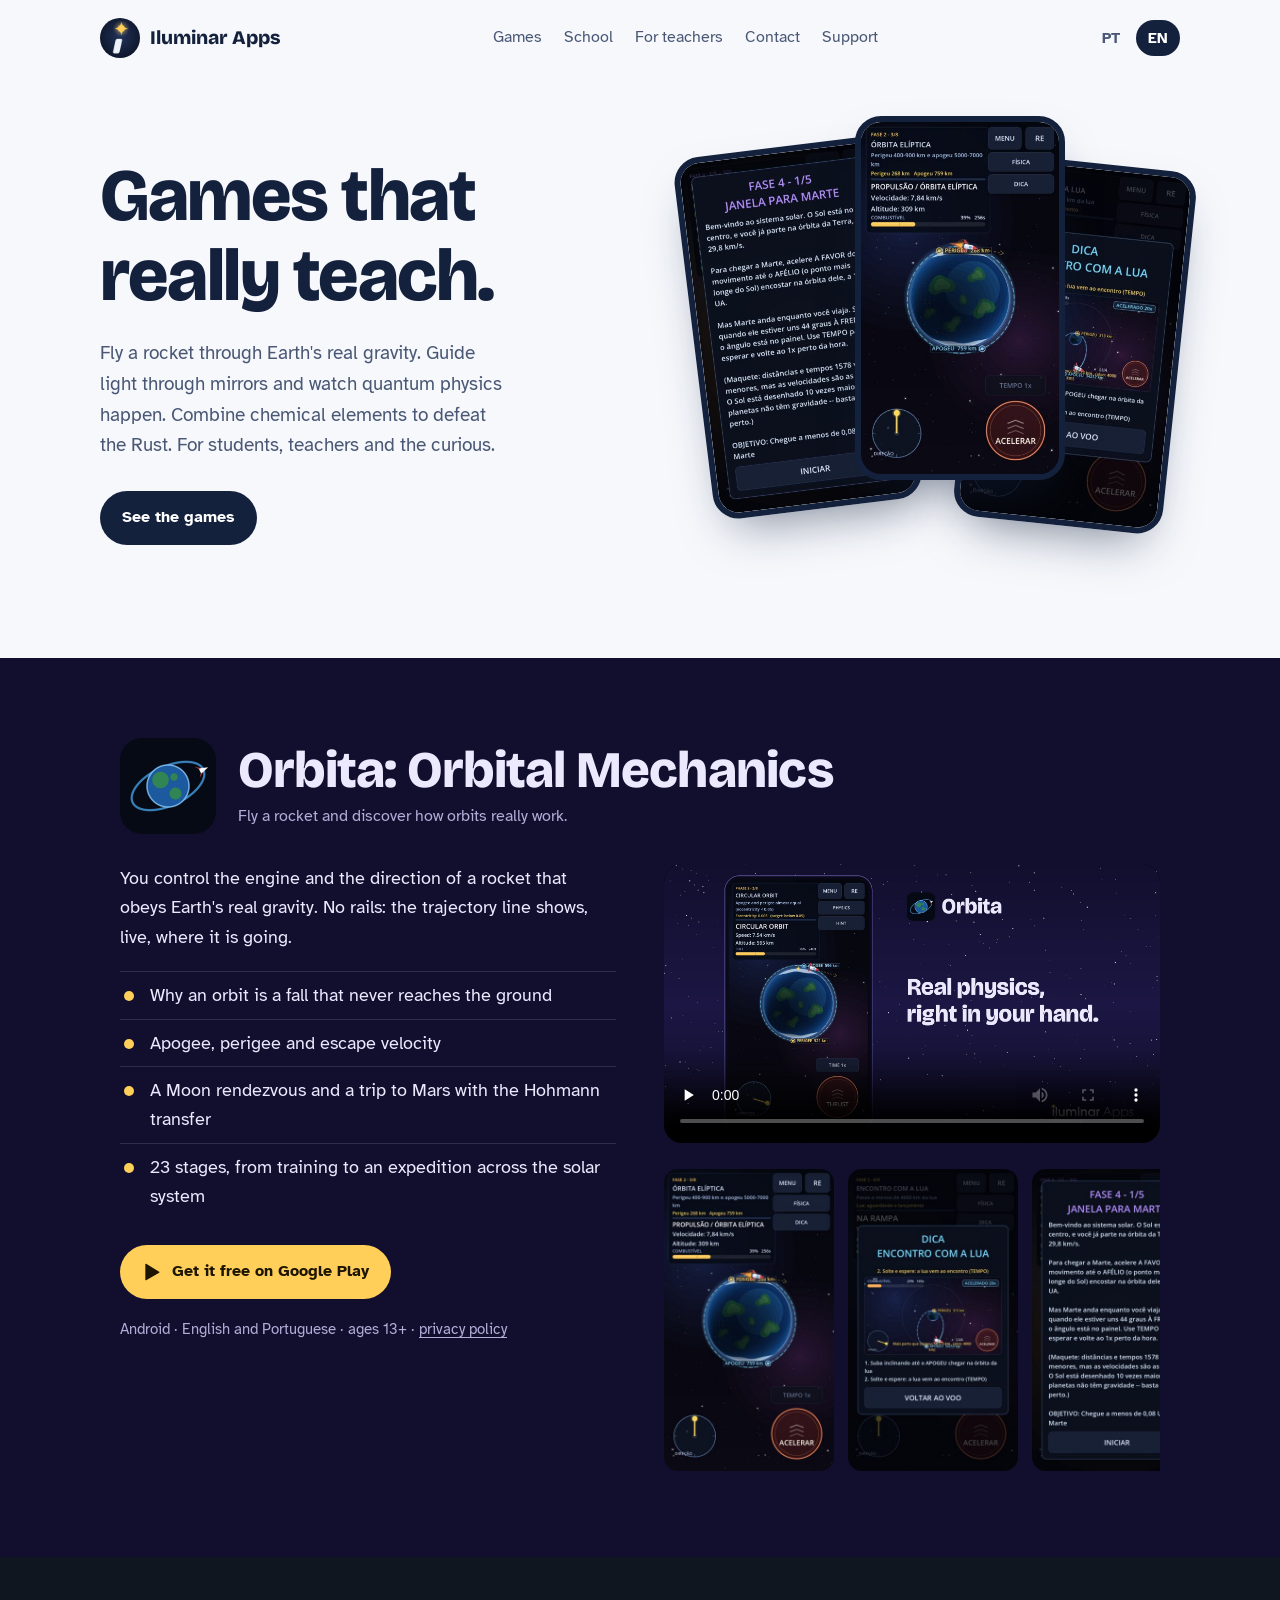
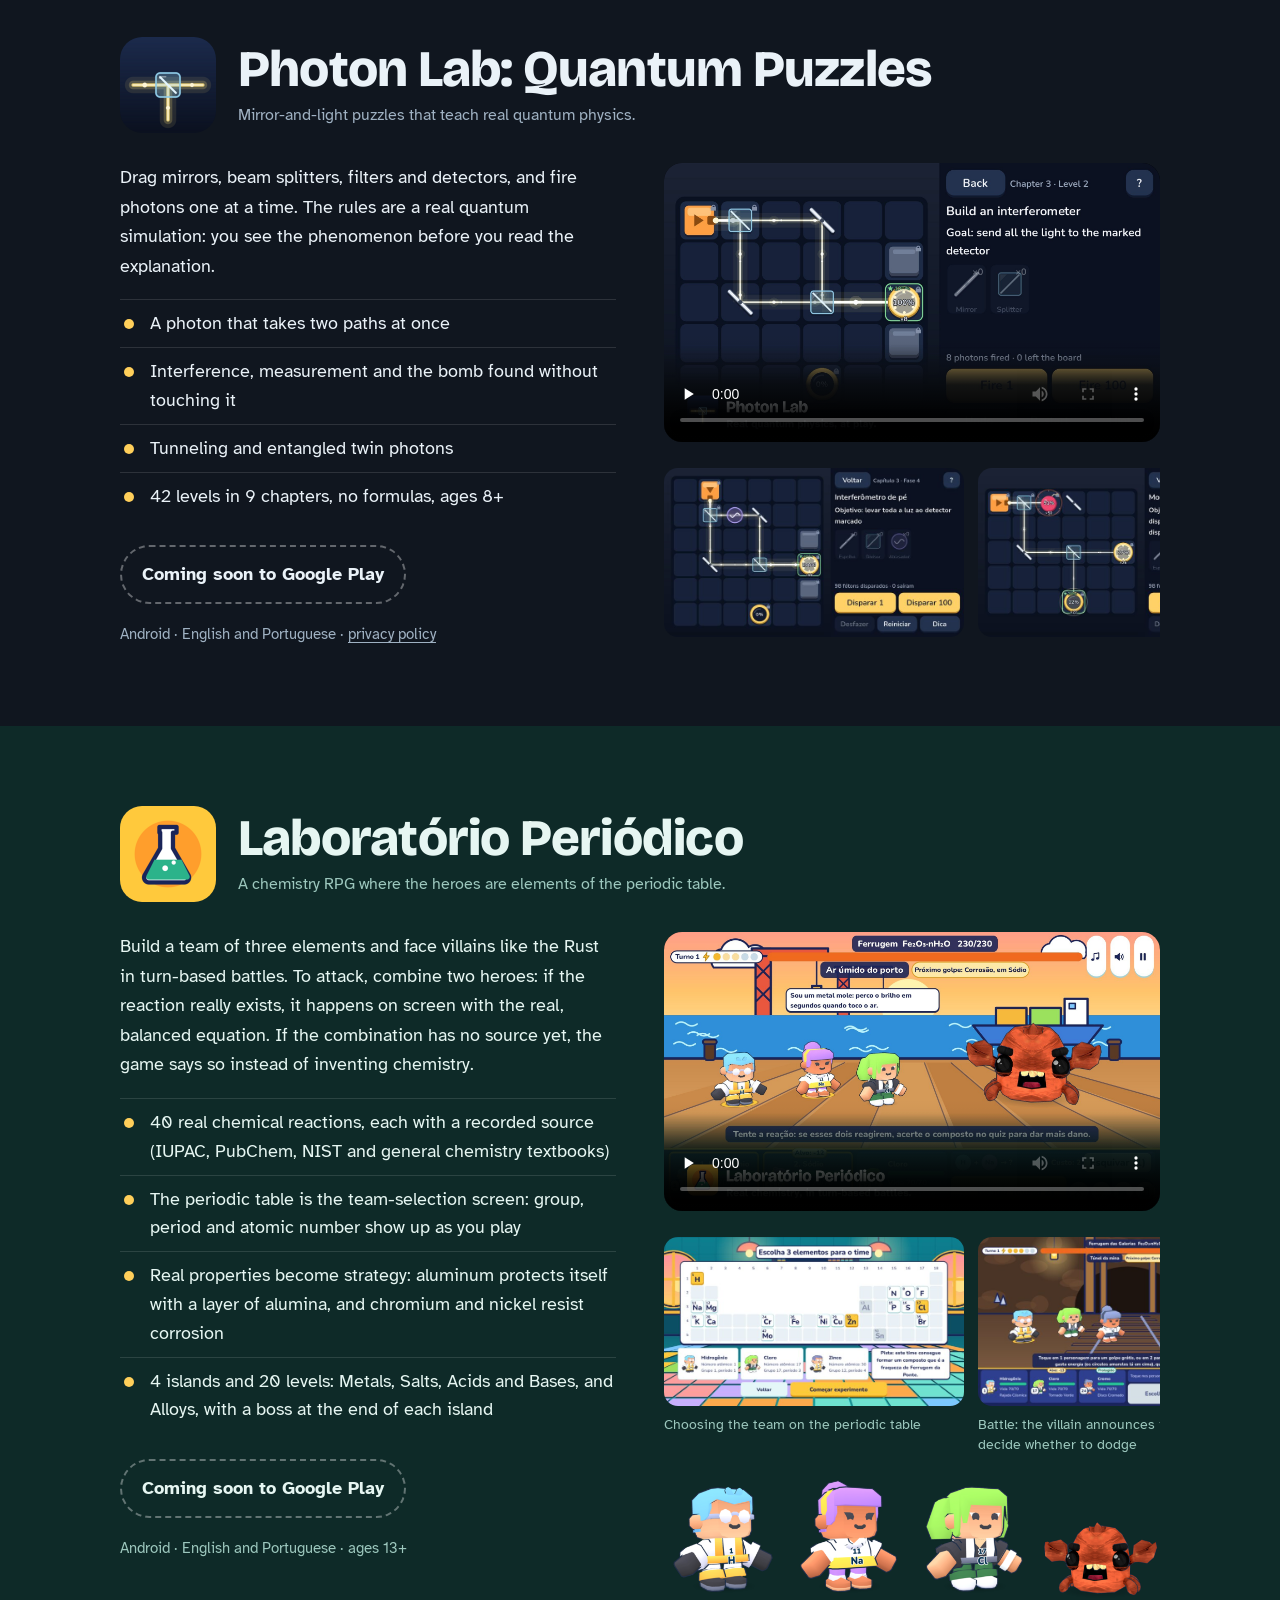
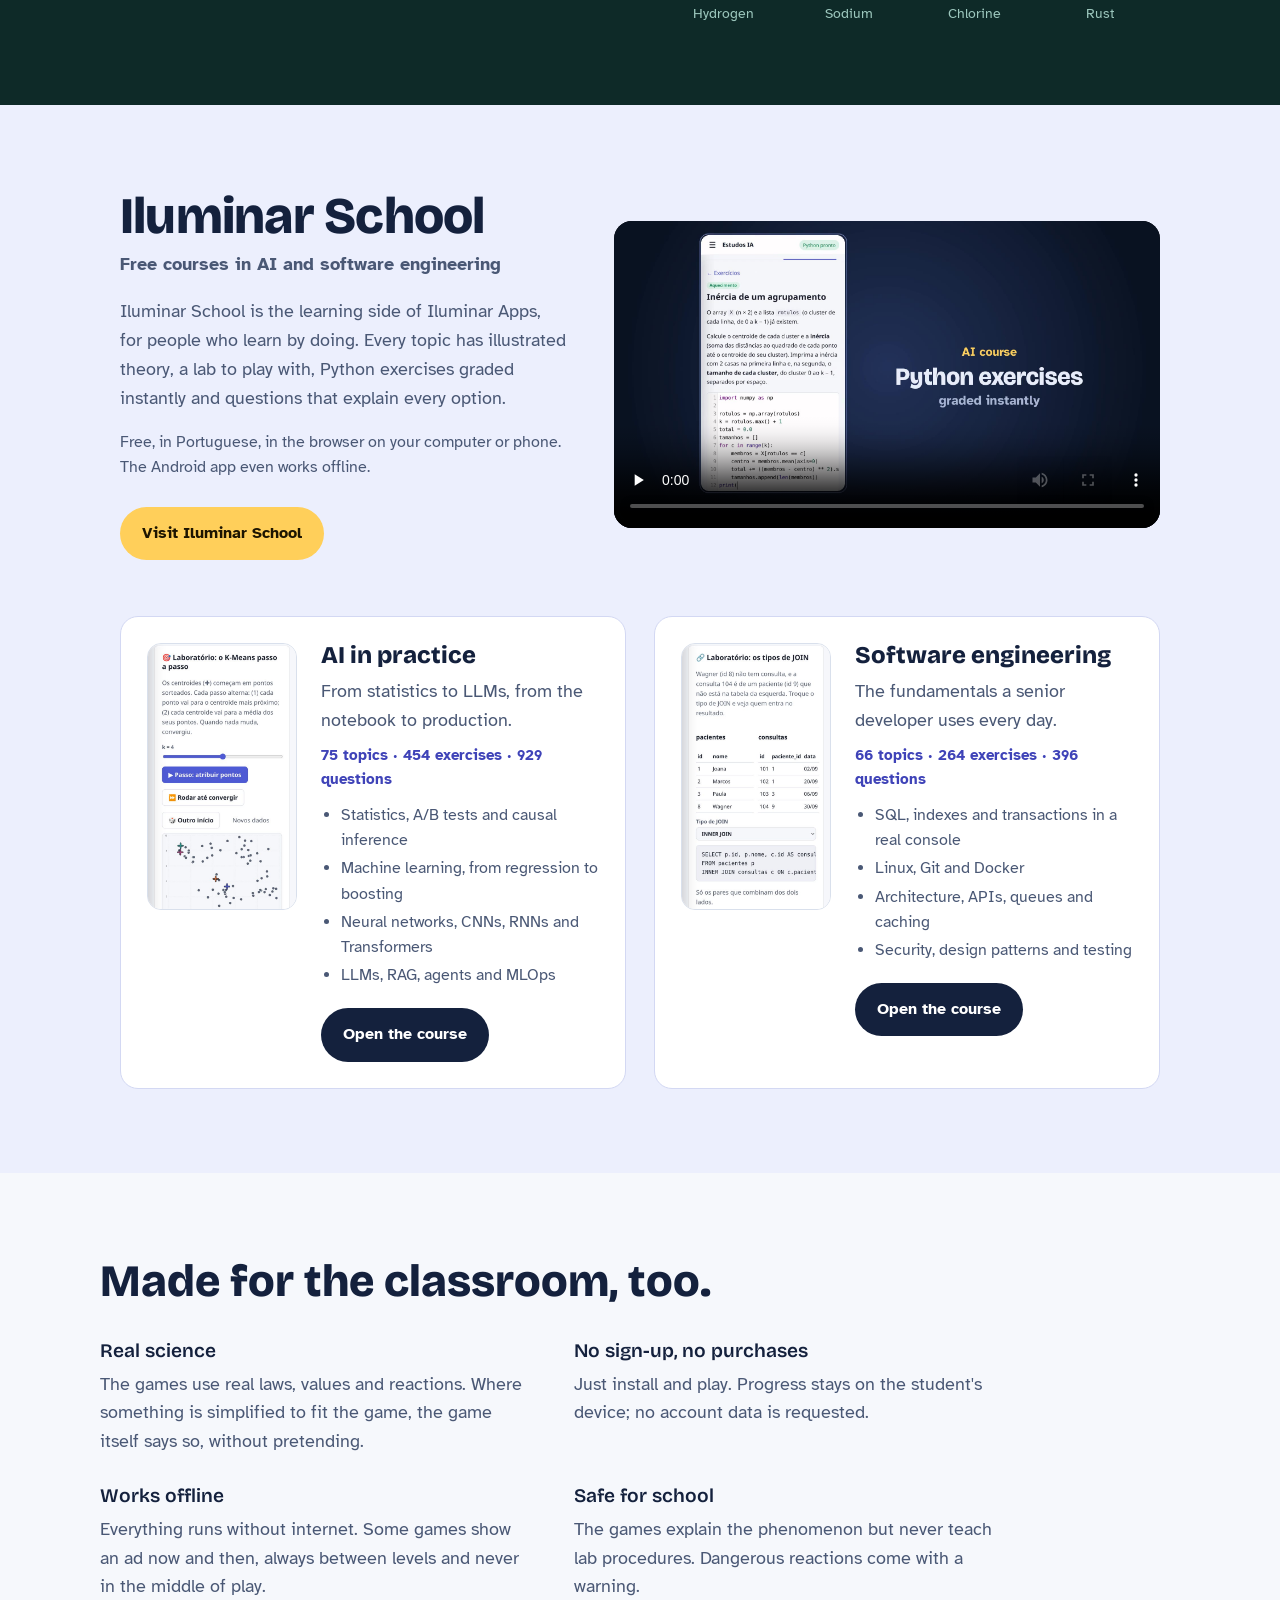
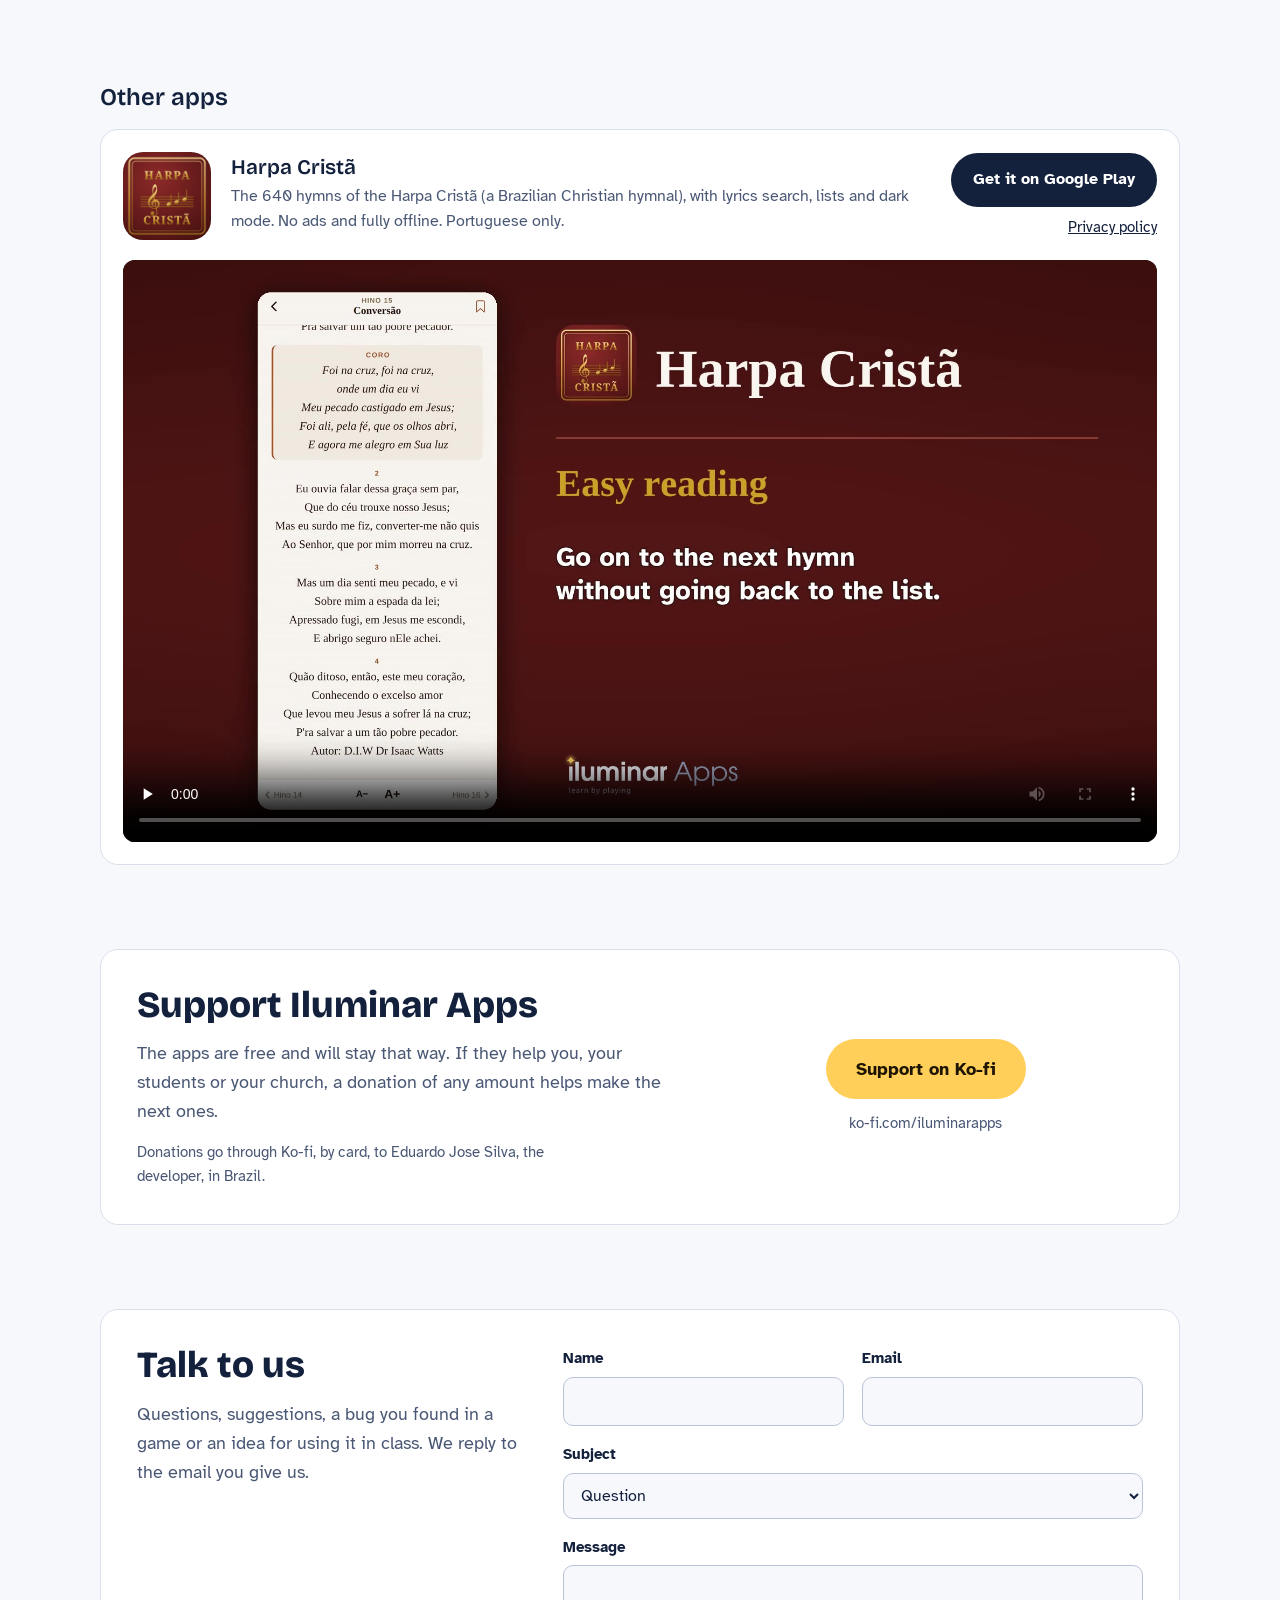
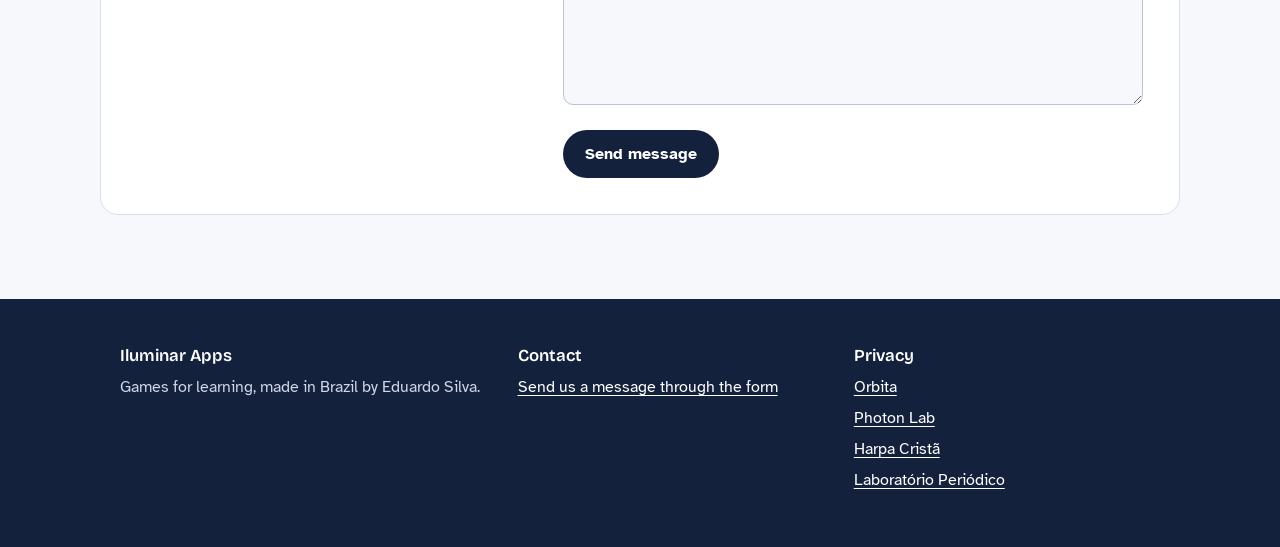
<file: en/index.html>
<!doctype html>
<html lang="en">
<head>
<meta charset="utf-8">
<meta name="viewport" content="width=device-width, initial-scale=1">
<!-- A marca aparece em poucos lugares de proposito: title, og:site_name, o
     cabecalho e o rodape. Para trocar o nome, procure "Iluminar Apps". -->
<title>Iluminar Apps — games for learning</title>
<meta name="description" content="Android games that really teach: Orbita (orbital mechanics), Photon Lab (quantum physics) and Periodic Lab (chemistry).">
<meta property="og:site_name" content="Iluminar Apps">
<meta property="og:title" content="Iluminar Apps — games for learning">
<meta property="og:description" content="Android games that really teach. For students, teachers and the curious.">
<meta property="og:image" content="https://iluminarapps.com/img/orbita-destaque.jpg">
<link rel="alternate" hreflang="pt-BR" href="https://iluminarapps.com/">
<link rel="alternate" hreflang="en" href="https://iluminarapps.com/en/">
<link rel="alternate" hreflang="x-default" href="https://iluminarapps.com/en/">
<script>
// Escolha de idioma do site. Sem servico externo: usa o idioma pedido no
// link (?lang=, vem do botao PT | EN), a escolha guardada ou, na primeira
// visita, o idioma do aparelho.
function lerSalvo(storage) {
  if (!storage) return null;
  try { var v = storage.getItem("idioma"); return v === "pt" || v === "en" ? v : null; }
  catch (e) { return null; }
}
// Devolve o caminho para onde ir, ou null para ficar.
function escolherIdioma(langs, salvo, caminho, pedido) {
  // O botao leva o idioma no link: quem clicou fica onde clicou, mesmo com
  // o armazenamento bloqueado (sem isto o aparelho em ingles mandaria de volta).
  if (pedido === "pt" || pedido === "en") return null;
  var emEn = /\/en\/(index\.html)?$/.test(caminho);
  if (salvo === "en") return emEn ? null : "/en/";
  if (salvo === "pt") return emEn ? "/" : null;
  // Quem chegou por um link para /en/ fica em ingles.
  if (emEn) return null;
  var primeiro = (langs && langs[0]) ? String(langs[0]).toLowerCase() : "";
  return primeiro.indexOf("pt") === 0 ? null : "/en/";
}
// Ler window.localStorage ja lanca quando o navegador bloqueia dados do site.
function _storage() { try { return window.localStorage; } catch (e) { return null; } }
function guardarIdioma(v) { try { _storage().setItem("idioma", v); } catch (e) {} }
if (typeof window !== "undefined" && location.protocol !== "file:" &&
    !/bot|crawl|spider|slurp/i.test(navigator.userAgent)) {
  var _pedido = (/[?&]lang=(pt|en)\b/.exec(location.search) || [])[1] || null;
  if (_pedido) guardarIdioma(_pedido);
  var _destino = escolherIdioma(navigator.languages || [navigator.language],
    lerSalvo(_storage()), location.pathname, _pedido);
  if (_destino) location.replace(_destino + location.hash);
}
</script>
<link rel="icon" href="../favicon.png">
<link rel="preconnect" href="https://fonts.googleapis.com">
<link rel="preconnect" href="https://fonts.gstatic.com" crossorigin>
<link href="https://fonts.googleapis.com/css2?family=Atkinson+Hyperlegible:ital,wght@0,400;0,700;1,400&family=Bricolage+Grotesque:opsz,wght@12..96,600;12..96,800&display=swap" rel="stylesheet">
<style>
  :root {
    --paper: #f6f8fc;
    --ink: #14213d;
    --ink-soft: #4a5875;
    --line: #d9e0ec;
    --gold: #ffcf5a;
    --gold-ink: #8a5a00;
    /* cada jogo tem o seu mundo */
    --orbita-bg: #120f2e;
    --orbita-text: #ece9ff;
    --orbita-soft: #b3acd9;
    --fotons-bg: #10161f;
    --fotons-text: #eaf2f8;
    --fotons-soft: #9fb1c2;
    --periodico-bg: #0e2a28;
    --periodico-text: #e6f6f2;
    --periodico-soft: #9cc7bd;
    --display: "Bricolage Grotesque", system-ui, sans-serif;
    --body: "Atkinson Hyperlegible", system-ui, sans-serif;
  }
  * { box-sizing: border-box; }
  html { scroll-behavior: smooth; }
  @media (prefers-reduced-motion: reduce) { html { scroll-behavior: auto; } }
  body { margin: 0; background: var(--paper); color: var(--ink); font: 18px/1.6 var(--body); }
  img { display: block; max-width: 100%; height: auto; }
  a { color: inherit; }
  a:focus-visible, .btn:focus-visible { outline: 3px solid var(--gold); outline-offset: 3px; border-radius: 6px; }
  .wrap { max-width: 1080px; margin: 0 auto; padding: 0 20px; }
  h1, h2, h3 { font-family: var(--display); line-height: 1.08; margin: 0; }

  /* cabecalho */
  .top { display: flex; align-items: center; justify-content: space-between; gap: 16px; padding: 18px 0; }
  .brand { display: flex; align-items: center; gap: 10px; text-decoration: none; font-family: var(--display); font-weight: 800; font-size: 1.2rem; }
  .brand img { width: 40px; height: 40px; border-radius: 50%; }
  .top nav { display: flex; gap: 22px; font-size: 0.98rem; }
  .top nav a { text-decoration: none; color: var(--ink-soft); }
  .top nav a:hover { color: var(--ink); text-decoration: underline; }

  /* idioma */
  .lang { display: flex; gap: 4px; font-size: 0.95rem; font-weight: 700; }
  .lang a { padding: 6px 12px; border-radius: 999px; text-decoration: none; color: var(--ink-soft); }
  .lang a:hover { color: var(--ink); background: var(--line); }
  .lang a[aria-current] { background: var(--ink); color: #fff; }
  video.feature { display: block; width: 100%; height: auto; background: #000; }

  /* abertura */
  .hero { display: grid; grid-template-columns: 1.05fr 1fr; gap: 40px; align-items: center; padding: 40px 0 72px; }
  .hero h1 { font-size: clamp(2.6rem, 6vw, 4.6rem); font-weight: 800; letter-spacing: -0.02em; }
  .hero p { font-size: 1.2rem; color: var(--ink-soft); max-width: 34ch; margin: 22px 0 30px; }
  .phones { position: relative; height: 470px; }
  .phones img { position: absolute; width: 210px; border-radius: 26px; border: 6px solid var(--ink); box-shadow: 0 24px 50px -20px rgba(20,33,61,.55); }
  .phones .p1 { left: 4%; top: 30px; transform: rotate(-7deg); }
  .phones .p2 { left: 36%; top: 0; z-index: 2; }
  .phones .p3 { right: 0; top: 46px; transform: rotate(6deg); }

  .btn { display: inline-flex; align-items: center; gap: 10px; padding: 14px 22px; border-radius: 999px; font-weight: 700; text-decoration: none; font-size: 1rem; }
  .btn-ink { background: var(--ink); color: #fff; }
  .btn-ink:hover { background: #22325a; }
  .btn-gold { background: var(--gold); color: #1d1500; }
  .btn-gold:hover { background: #ffd977; }
  .btn svg { width: 20px; height: 20px; }

  /* jogos: cada um ocupa a largura inteira, no visual dele */
  .game { padding: 80px 0; }
  .game-head { display: grid; grid-template-columns: 96px 1fr; gap: 22px; align-items: center; margin-bottom: 30px; }
  .game-head img { width: 96px; height: 96px; border-radius: 22px; }
  .game h2 { font-size: clamp(2rem, 4.4vw, 3.2rem); font-weight: 800; letter-spacing: -0.015em; }
  .game .en { margin: 6px 0 0; font-size: 1rem; }
  .game-body { display: grid; grid-template-columns: minmax(0, 1fr) minmax(0, 1fr); gap: 48px; align-items: start; }
  .game-body > div > p:first-child { font-size: 1.15rem; margin-top: 0; }
  .learn { margin: 18px 0 26px; padding: 0; list-style: none; }
  .learn li { padding: 9px 0 9px 30px; position: relative; border-top: 1px solid rgba(255,255,255,.12); }
  .learn li::before { content: ""; position: absolute; left: 4px; top: 19px; width: 10px; height: 10px; border-radius: 50%; background: var(--gold); }
  .meta { font-size: 0.95rem; margin: 18px 0 0; }
  .meta a { text-underline-offset: 3px; }
  .feature { border-radius: 18px; overflow: hidden; }
  .shots { display: flex; gap: 14px; overflow-x: auto; scroll-snap-type: x mandatory; padding: 26px 0 6px; }
  .shots img { scroll-snap-align: start; flex: 0 0 auto; border-radius: 14px; }

  .orbita { background: var(--orbita-bg); color: var(--orbita-text); }
  .orbita .en, .orbita .meta { color: var(--orbita-soft); }
  .orbita .shots img { width: 170px; }

  .fotons { background: var(--fotons-bg); color: var(--fotons-text); }
  .fotons .en, .fotons .meta { color: var(--fotons-soft); }
  .fotons .shots img { width: 300px; }
  .soon { display: inline-block; padding: 13px 20px; border-radius: 999px; border: 2px dashed rgba(255,255,255,.35); font-weight: 700; }

  .periodico { background: var(--periodico-bg); color: var(--periodico-text); }
  .periodico .en, .periodico .meta { color: var(--periodico-soft); }
  .periodico .feature { background: #cfeee6; padding: 18px; }
  .periodico video.feature { background: #000; padding: 0; }
  .shot-fig { margin: 0; }
  .shot-fig figcaption { margin-top: 8px; font-size: 0.92rem; color: var(--periodico-soft); }
  .periodico .shots figure { flex: 0 0 auto; width: 300px; margin: 0; scroll-snap-align: start; }
  .periodico .shots img { width: 100%; }
  .periodico .shots figcaption { margin-top: 8px; font-size: 0.9rem; line-height: 1.4; color: var(--periodico-soft); }
  .cast { display: flex; gap: 6px; margin-top: 18px; }
  .cast figure { margin: 0; flex: 1 1 0; text-align: center; font-size: 0.9rem; color: var(--periodico-soft); }
  .cast img { margin: 0 auto 4px; width: 100%; max-width: 120px; }

  /* iluminar school: a parte de estudos, em tons de indigo como o site dela */
  .school { padding: 84px 0; background: #eceffd; }
  .school-top { display: grid; grid-template-columns: minmax(0, 0.9fr) minmax(0, 1.1fr); gap: 48px; align-items: center; }
  .school h2 { font-size: clamp(2rem, 4.4vw, 3.2rem); font-weight: 800; letter-spacing: -0.015em; }
  .school-tag { margin: 6px 0 0; font-weight: 700; color: #3f43b8; }
  .school-top p { color: var(--ink-soft); }
  .school-top .school-nota { font-size: 0.98rem; margin-bottom: 26px; }
  .ramos { display: grid; grid-template-columns: repeat(2, minmax(0, 1fr)); gap: 28px; margin-top: 56px; }
  .ramo { display: grid; grid-template-columns: 150px 1fr; gap: 24px; align-items: start; padding: 26px; background: #fff; border: 1px solid #d3d8f3; border-radius: 18px; }
  .ramo img { width: 150px; aspect-ratio: 9 / 16; object-fit: cover; object-position: top; border-radius: 14px; border: 1px solid var(--line); }
  .ramo h3 { font-size: 1.5rem; font-weight: 800; }
  .ramo p { margin: 8px 0 0; color: var(--ink-soft); }
  .ramo .numeros { font-weight: 700; color: #3f43b8; font-size: 0.95rem; }
  .ramo ul { margin: 12px 0 20px; padding-left: 20px; color: var(--ink-soft); font-size: 0.98rem; }
  .ramo li { margin: 3px 0; }

  /* professores */
  .teach { padding: 84px 0; }
  .teach h2 { font-size: clamp(1.9rem, 4vw, 2.8rem); font-weight: 800; max-width: 22ch; }
  .teach-grid { display: grid; grid-template-columns: repeat(2, minmax(0, 1fr)); gap: 30px 48px; margin-top: 36px; max-width: 900px; }
  .teach h3 { font-size: 1.2rem; font-weight: 600; margin-bottom: 8px; }
  .teach p { margin: 0; color: var(--ink-soft); }

  /* outros apps */
  .others { padding: 0 0 84px; }
  .others h2 { font-size: 1.5rem; font-weight: 600; margin-bottom: 18px; }
  .harpa { display: grid; grid-template-columns: 88px 1fr auto; gap: 20px; align-items: center; padding: 22px; border: 1px solid var(--line); border-radius: 18px; background: #fff; }
  .harpa img { width: 88px; height: 88px; border-radius: 20px; }
  .harpa h3 { font-size: 1.3rem; font-weight: 600; }
  .harpa p { margin: 4px 0 0; color: var(--ink-soft); font-size: 1rem; }
  .harpa .links { display: flex; flex-direction: column; align-items: flex-end; gap: 8px; font-size: 0.95rem; }
  .harpa video.feature { grid-column: 1 / -1; border-radius: 12px; }

  /* apoie */
  .apoio { padding: 0 0 84px; }
  .apoio-box { display: grid; grid-template-columns: 1.1fr 0.9fr; gap: 40px; align-items: center; padding: 36px; border: 1px solid var(--line); border-radius: 18px; background: #fff; }
  .apoio h2 { font-size: clamp(1.7rem, 3.5vw, 2.3rem); font-weight: 800; }
  .apoio p { color: var(--ink-soft); margin: 14px 0 0; max-width: 46ch; }
  .apoio .apoio-nota { font-size: 0.95rem; }
  .pix { display: grid; justify-items: center; gap: 10px; text-align: center; }
  .pix img { width: 200px; height: 200px; }
  .pix label { font-weight: 700; font-size: 0.95rem; margin-top: 4px; }
  .pix input { width: 100%; max-width: 340px; padding: 10px 12px; border: 1px solid var(--line); border-radius: 10px; font: 0.8rem/1.3 ui-monospace, monospace; color: var(--ink-soft); background: var(--paper); text-overflow: ellipsis; }
  .pix button { border: 0; cursor: pointer; font-family: inherit; }
  .kofi { display: grid; justify-items: center; gap: 12px; text-align: center; }
  .kofi .btn { font-size: 1.1rem; padding: 16px 30px; }
  .kofi p { margin: 0; font-size: 0.95rem; color: var(--ink-soft); }
  .pix-ok { min-height: 1.4em; margin: 0; font-size: 0.95rem; color: var(--ink); }

  /* fale conosco */
  .talk { padding: 0 0 84px; }
  .talk-box { display: grid; grid-template-columns: 0.8fr 1.2fr; gap: 40px; padding: 36px; border: 1px solid var(--line); border-radius: 18px; background: #fff; }
  .talk h2 { font-size: clamp(1.7rem, 3.5vw, 2.3rem); font-weight: 800; }
  .talk-intro p { color: var(--ink-soft); margin: 14px 0 0; }
  .talk form { display: grid; grid-template-columns: 1fr 1fr; gap: 16px 18px; }
  .talk .full { grid-column: 1 / -1; }
  .talk label { display: block; font-weight: 700; font-size: 0.95rem; margin-bottom: 6px; }
  .talk input, .talk select, .talk textarea { width: 100%; font: inherit; font-size: 1rem; color: var(--ink); background: var(--paper); border: 1px solid #b9c4d8; border-radius: 10px; padding: 11px 13px; }
  .talk textarea { min-height: 140px; resize: vertical; }
  .talk input:focus-visible, .talk select:focus-visible, .talk textarea:focus-visible { outline: 3px solid var(--gold); outline-offset: 1px; border-color: var(--ink); }
  .talk button { border: 0; cursor: pointer; font-family: inherit; justify-self: start; }
  .talk button[disabled] { opacity: 0.6; cursor: wait; }
  .talk .hp { position: absolute; left: -9999px; width: 1px; height: 1px; overflow: hidden; }
  .talk .status { margin: 0; align-self: center; font-weight: 700; }
  .talk .status.ok { color: #1d6b3a; }
  .talk .status.err { color: #a12a2a; }

  /* rodape */
  footer { background: var(--ink); color: #cfd7e6; padding: 48px 0; font-size: 0.98rem; }
  footer .wrap { display: grid; grid-template-columns: 1.2fr 1fr 1fr; gap: 30px; }
  footer h3 { color: #fff; font-size: 1.05rem; font-weight: 600; margin-bottom: 10px; }
  footer p { margin: 0 0 6px; }
  footer a { color: #fff; text-underline-offset: 3px; }

  @media (max-width: 860px) {
    .hero { grid-template-columns: 1fr; padding-top: 16px; }
    .phones { height: 380px; max-width: 460px; }
    .phones img { width: 170px; }
    .game-body { grid-template-columns: minmax(0, 1fr); gap: 28px; }
    .teach-grid { grid-template-columns: 1fr; gap: 22px; }
    .school-top, .ramos { grid-template-columns: minmax(0, 1fr); gap: 28px; }
    footer .wrap { grid-template-columns: 1fr; }
    .talk-box { grid-template-columns: 1fr; gap: 24px; padding: 24px; }
    .apoio-box { grid-template-columns: 1fr; gap: 24px; padding: 24px; }
  }
  @media (max-width: 560px) {
    body { font-size: 17px; }
    .wrap { padding-left: 16px; padding-right: 16px; }
    .talk form { grid-template-columns: 1fr; }
    .talk-box { padding: 20px 16px; }
    .top nav { display: none; }
    .phones { height: 300px; }
    .phones img { width: 128px; border-width: 4px; border-radius: 18px; }
    .game { padding: 56px 0; }
    .school { padding: 56px 0; }
    .ramo { grid-template-columns: 1fr; padding: 20px 16px; }
    .ramo img { width: 100%; max-width: 220px; aspect-ratio: 4 / 5; }
    .game-head { grid-template-columns: 64px 1fr; gap: 14px; }
    .game-head img { width: 64px; height: 64px; border-radius: 15px; }
    .orbita .shots img { width: 140px; }
    .fotons .shots img { width: 250px; }
    .periodico .shots figure { width: 250px; }
    .harpa { grid-template-columns: 64px 1fr; }
    .harpa img { width: 64px; height: 64px; }
    .harpa .links { grid-column: 1 / -1; flex-direction: row; justify-content: flex-start; flex-wrap: wrap; gap: 14px; align-items: center; }
  }
</style>
</head>
<body>

<header class="wrap top">
  <a class="brand" href="./"><img src="../img/marca-simbolo.png" alt="">Iluminar Apps</a>
  <nav aria-label="Sections">
    <a href="#jogos">Games</a>
    <a href="#school">School</a>
    <a href="#professores">For teachers</a>
    <a href="#fale">Contact</a>
    <a href="#support">Support</a>
  </nav>
  <div class="lang" role="group" aria-label="Idioma / Language"><a href="../?lang=pt" hreflang="pt" lang="pt" onclick="guardarIdioma('pt')">PT</a><a href="../en/?lang=en" hreflang="en" lang="en" aria-current="true" onclick="guardarIdioma('en')">EN</a></div>
</header>

<main>
  <section class="wrap hero">
    <div>
      <h1>Games that really teach.</h1>
      <p>Fly a rocket through Earth's real gravity. Guide light through mirrors and watch quantum physics happen. Combine chemical elements to defeat the Rust. For students, teachers and the curious.</p>
      <a class="btn btn-ink" href="#jogos">See the games</a>
    </div>
    <div class="phones" aria-hidden="true">
      <img class="p1" src="../img/orbita-tela-7-marte.jpg" alt="" width="360" height="640">
      <img class="p2" src="../img/orbita-tela-4-voo.jpg" alt="" width="360" height="640">
      <img class="p3" src="../img/orbita-tela-5-dica.jpg" alt="" width="360" height="640">
    </div>
  </section>

  <div id="jogos">
    <section class="game orbita" aria-labelledby="t-orbita">
      <div class="wrap">
        <div class="game-head">
          <img src="../img/orbita-icone.png" alt="" width="192" height="192">
          <div>
            <h2 id="t-orbita">Orbita: Orbital Mechanics</h2>
            <p class="en">Fly a rocket and discover how orbits really work.</p>
          </div>
        </div>
        <div class="game-body">
          <div>
            <p>You control the engine and the direction of a rocket that obeys Earth's real gravity. No rails: the trajectory line shows, live, where it is going.</p>
            <ul class="learn">
              <li>Why an orbit is a fall that never reaches the ground</li>
              <li>Apogee, perigee and escape velocity</li>
              <li>A Moon rendezvous and a trip to Mars with the Hohmann transfer</li>
              <li>23 stages, from training to an expedition across the solar system</li>
            </ul>
            <a class="btn btn-gold" href="https://play.google.com/store/apps/details?id=com.eduardo.orbita">
              <svg viewBox="0 0 24 24" aria-hidden="true"><path fill="currentColor" d="M4 2.8v18.4c0 .5.5.8 1 .6l15.6-8.9c.5-.3.5-1 0-1.3L5 2.2c-.5-.2-1 .1-1 .6Z"/></svg>
              Get it free on Google Play
            </a>
            <p class="meta">Android · English and Portuguese · ages 13+ · <a href="../orbita-privacidade/">privacy policy</a></p>
          </div>
          <div>
            <video class="feature" controls preload="none" playsinline width="1920" height="1080" poster="../video/poster-en-16x9.jpg" aria-label="Orbita video, 52 seconds"><source src="../video/orbita-en-16x9.mp4" type="video/mp4"></video>
            <div class="shots" tabindex="0" aria-label="Orbita screenshots">
              <img src="../img/orbita-tela-4-voo.jpg" alt="Rocket in flight with its predicted trajectory" width="360" height="640" loading="lazy">
              <img src="../img/orbita-tela-5-dica.jpg" alt="Animated hint showing the right maneuver" width="360" height="640" loading="lazy">
              <img src="../img/orbita-tela-7-marte.jpg" alt="Orbit around Mars" width="360" height="640" loading="lazy">
            </div>
          </div>
        </div>
      </div>
    </section>

    <section class="game fotons" aria-labelledby="t-fotons">
      <div class="wrap">
        <div class="game-head">
          <img src="../img/fotons-icone.png" alt="" width="192" height="192">
          <div>
            <h2 id="t-fotons">Photon Lab: Quantum Puzzles</h2>
            <p class="en">Mirror-and-light puzzles that teach real quantum physics.</p>
          </div>
        </div>
        <div class="game-body">
          <div>
            <p>Drag mirrors, beam splitters, filters and detectors, and fire photons one at a time. The rules are a real quantum simulation: you see the phenomenon before you read the explanation.</p>
            <ul class="learn">
              <li>A photon that takes two paths at once</li>
              <li>Interference, measurement and the bomb found without touching it</li>
              <li>Tunneling and entangled twin photons</li>
              <li>42 levels in 9 chapters, no formulas, ages 8+</li>
            </ul>
            <span class="soon">Coming soon to Google Play</span>
            <p class="meta">Android · English and Portuguese · <a href="../laboratorio-de-fotons-privacidade/">privacy policy</a></p>
          </div>
          <div>
            <video class="feature" controls preload="none" playsinline width="1920" height="1080" poster="../video/poster-fotons-en-16x9.jpg" aria-label="Photon Lab video, 1 minute and 30 seconds"><source src="../video/laboratorio-de-fotons-en-16x9.mp4" type="video/mp4"></video>
            <div class="shots" tabindex="0" aria-label="Photon Lab screenshots">
              <img src="../img/fotons-tela-3-interferencia.jpg" alt="Interference puzzle" width="720" height="405" loading="lazy">
              <img src="../img/fotons-tela-4-bomba.jpg" alt="Bomb-tester puzzle" width="720" height="405" loading="lazy">
              <img src="../img/fotons-tela-6-desafio.jpg" alt="Challenge with many mirrors" width="720" height="405" loading="lazy">
            </div>
          </div>
        </div>
      </div>
    </section>
    <section class="game periodico" aria-labelledby="t-periodico">
      <div class="wrap">
        <div class="game-head">
          <img src="../img/periodico-icone.png" alt="" width="192" height="192">
          <div>
            <h2 id="t-periodico">Laboratório Periódico</h2>
            <p class="en">A chemistry RPG where the heroes are elements of the periodic table.</p>
          </div>
        </div>
        <div class="game-body">
          <div>
            <p>Build a team of three elements and face villains like the Rust in turn-based battles. To attack, combine two heroes: if the reaction really exists, it happens on screen with the real, balanced equation. If the combination has no source yet, the game says so instead of inventing chemistry.</p>
            <ul class="learn">
              <li>40 real chemical reactions, each with a recorded source (IUPAC, PubChem, NIST and general chemistry textbooks)</li>
              <li>The periodic table is the team-selection screen: group, period and atomic number show up as you play</li>
              <li>Real properties become strategy: aluminum protects itself with a layer of alumina, and chromium and nickel resist corrosion</li>
              <li>4 islands and 20 levels: Metals, Salts, Acids and Bases, and Alloys, with a boss at the end of each island</li>
            </ul>
            <span class="soon">Coming soon to Google Play</span>
            <p class="meta">Android · English and Portuguese · ages 13+</p>
          </div>
          <div>
            <video class="feature" controls preload="none" playsinline width="1920" height="1080" poster="../video/poster-periodico-en-16x9.jpg" aria-label="Laboratório Periódico video, 1 minute and 36 seconds"><source src="../video/laboratorio-periodico-en-16x9.mp4" type="video/mp4"></video>
            <div class="shots" tabindex="0" aria-label="Laboratório Periódico screenshots">
              <figure><img src="../img/periodico-escolha_time.jpg" alt="" width="720" height="405" loading="lazy"><figcaption>Choosing the team on the periodic table</figcaption></figure>
              <figure><img src="../img/periodico-golpe_anunciado.jpg" alt="" width="720" height="405" loading="lazy"><figcaption>Battle: the villain announces its move and you decide whether to dodge</figcaption></figure>
              <figure><img src="../img/periodico-caderno.jpg" alt="" width="720" height="405" loading="lazy"><figcaption>Notebook of discovered reactions</figcaption></figure>
            </div>
            <div class="cast">
              <figure><img src="../img/periodico-h.png" alt="" width="220" height="220" loading="lazy">Hydrogen</figure>
              <figure><img src="../img/periodico-na.png" alt="" width="220" height="220" loading="lazy">Sodium</figure>
              <figure><img src="../img/periodico-cl.png" alt="" width="220" height="220" loading="lazy">Chlorine</figure>
              <figure><img src="../img/periodico-ferrugem.png" alt="" width="220" height="220" loading="lazy">Rust</figure>
            </div>
          </div>
        </div>
      </div>
    </section>
  </div>

  <section class="school" id="school" aria-labelledby="t-school">
    <div class="wrap">
      <div class="school-top">
        <div>
          <h2 id="t-school">Iluminar School</h2>
          <p class="school-tag">Free courses in AI and software engineering</p>
          <p>Iluminar School is the learning side of Iluminar Apps, for people who learn by doing. Every topic has illustrated theory, a lab to play with, Python exercises graded instantly and questions that explain every option.</p>
          <p class="school-nota">Free, in Portuguese, in the browser on your computer or phone. The Android app even works offline.</p>
          <a class="btn btn-gold" href="https://school.iluminarapps.com/" target="_blank" rel="noopener">Visit Iluminar School</a>
        </div>
        <video class="feature" controls preload="none" playsinline width="1920" height="1080" poster="../video/poster-school-en-16x9.jpg" aria-label="Iluminar School video, 1 minute and 2 seconds"><source src="../video/iluminar-school-en-16x9.mp4" type="video/mp4"></video>
      </div>
      <div class="ramos">
        <article class="ramo">
          <img src="../img/school-ia.jpg" alt="The K-Means lab in the AI course" width="540" height="960" loading="lazy">
          <div>
            <h3>AI in practice</h3>
            <p>From statistics to LLMs, from the notebook to production.</p>
            <p class="numeros">75 topics · 454 exercises · 929 questions</p>
            <ul><li>Statistics, A/B tests and causal inference</li><li>Machine learning, from regression to boosting</li><li>Neural networks, CNNs, RNNs and Transformers</li><li>LLMs, RAG, agents and MLOps</li></ul>
            <a class="btn btn-ink" href="https://ia.iluminarapps.com/" target="_blank" rel="noopener">Open the course</a>
          </div>
        </article><article class="ramo">
          <img src="../img/school-software.jpg" alt="The JOIN types lab in the software engineering course" width="540" height="960" loading="lazy">
          <div>
            <h3>Software engineering</h3>
            <p>The fundamentals a senior developer uses every day.</p>
            <p class="numeros">66 topics · 264 exercises · 396 questions</p>
            <ul><li>SQL, indexes and transactions in a real console</li><li>Linux, Git and Docker</li><li>Architecture, APIs, queues and caching</li><li>Security, design patterns and testing</li></ul>
            <a class="btn btn-ink" href="https://software.iluminarapps.com/" target="_blank" rel="noopener">Open the course</a>
          </div>
        </article>
      </div>
    </div>
  </section>

  <section class="wrap teach" id="professores" aria-labelledby="t-teach">
    <h2 id="t-teach">Made for the classroom, too.</h2>
    <div class="teach-grid">
      <div>
        <h3>Real science</h3>
        <p>The games use real laws, values and reactions. Where something is simplified to fit the game, the game itself says so, without pretending.</p>
      </div>
      <div>
        <h3>No sign-up, no purchases</h3>
        <p>Just install and play. Progress stays on the student's device; no account data is requested.</p>
      </div>
      <div>
        <h3>Works offline</h3>
        <p>Everything runs without internet. Some games show an ad now and then, always between levels and never in the middle of play.</p>
      </div>
      <div>
        <h3>Safe for school</h3>
        <p>The games explain the phenomenon but never teach lab procedures. Dangerous reactions come with a warning.</p>
      </div>
    </div>
  </section>

  <section class="wrap others" aria-labelledby="t-others">
    <h2 id="t-others">Other apps</h2>
    <div class="harpa">
      <img src="../img/harpa-icone.png" alt="" width="192" height="192">
      <div>
        <h3>Harpa Cristã</h3>
        <p>The 640 hymns of the Harpa Cristã (a Brazilian Christian hymnal), with lyrics search, lists and dark mode. No ads and fully offline. Portuguese only.</p>
      </div>
      <div class="links">
        <a class="btn btn-ink" href="https://play.google.com/store/apps/details?id=com.eduardo.harpacrista">Get it on Google Play</a>
        <a href="../harpa-crista-privacidade/">Privacy policy</a>
      </div>
      <video class="feature" controls preload="none" playsinline width="1920" height="1080" poster="../video/poster-harpa-en-16x9.jpg" aria-label="Harpa Cristã video, 1 minute and 29 seconds"><source src="../video/harpa-crista-en-16x9.mp4" type="video/mp4"></video>
    </div>
  </section>
  <section class="wrap apoio" id="support" aria-labelledby="t-apoio">
    <div class="apoio-box">
      <div>
        <h2 id="t-apoio">Support Iluminar Apps</h2>
        <p>The apps are free and will stay that way. If they help you, your students or your church, a donation of any amount helps make the next ones.</p>
        <p class="apoio-nota">Donations go through Ko-fi, by card, to Eduardo Jose Silva, the developer, in Brazil.</p>
      </div>
      <div class="kofi">
        <a class="btn btn-gold" href="https://ko-fi.com/iluminarapps" target="_blank" rel="noopener">Support on Ko-fi</a>
        <p>ko-fi.com/iluminarapps</p>
      </div>
    </div>
  </section>
  <section class="wrap talk" id="fale" aria-labelledby="t-talk">
    <div class="talk-box">
      <div class="talk-intro">
        <h2 id="t-talk">Talk to us</h2>
        <p>Questions, suggestions, a bug you found in a game or an idea for using it in class. We reply to the email you give us.</p>
      </div>
      <form id="form-contato" action="https://api.web3forms.com/submit" method="POST">
        <input type="hidden" name="access_key" value="05b9c1f4-1745-42df-a26c-b01f97ce2084">
        <input type="hidden" name="from_name" value="Site Iluminar Apps">
        <input type="hidden" name="subject" value="Nova mensagem pelo site">
        <div class="hp" aria-hidden="true"><label for="f-botcheck">Leave this empty</label><input type="checkbox" id="f-botcheck" name="botcheck" tabindex="-1" autocomplete="off"></div>
        <div>
          <label for="f-nome">Name</label>
          <input id="f-nome" name="nome" type="text" autocomplete="name" required maxlength="100">
        </div>
        <div>
          <label for="f-email">Email</label>
          <input id="f-email" name="email" type="email" autocomplete="email" required maxlength="150">
        </div>
        <div class="full">
          <label for="f-assunto">Subject</label>
          <select id="f-assunto" name="assunto">
            <option value="Dúvida">Question</option>
            <option value="Sugestão">Suggestion</option>
            <option value="Encontrei um erro">I found a bug</option>
            <option value="Sou professor(a)">I'm a teacher</option>
            <option value="Outro">Other</option>
          </select>
        </div>
        <div class="full">
          <label for="f-msg">Message</label>
          <textarea id="f-msg" name="mensagem" required maxlength="4000"></textarea>
        </div>
        <button class="btn btn-ink" type="submit">Send message</button>
        <p class="status" id="f-status" role="status" aria-live="polite"></p>
      </form>
    </div>
  </section>
</main>

<footer id="contato">
  <div class="wrap">
    <div>
      <h3>Iluminar Apps</h3>
      <p>Games for learning, made in Brazil by Eduardo Silva.</p>
    </div>
    <div>
      <h3>Contact</h3>
      <p><a href="#fale">Send us a message through the form</a></p>
    </div>
    <div>
      <h3>Privacy</h3>
      <p><a href="../orbita-privacidade/">Orbita</a></p>
      <p><a href="../laboratorio-de-fotons-privacidade/">Photon Lab</a></p>
      <p><a href="../harpa-crista-privacidade/">Harpa Cristã</a></p>
      <p><a href="../laboratorio-periodico-privacidade/">Laboratório Periódico</a></p>
    </div>
  </div>
</footer>

<script>
(function () {
  var form = document.getElementById("form-contato");
  var status = document.getElementById("f-status");
  var button = form.querySelector("button");
  form.addEventListener("submit", function (ev) {
    ev.preventDefault();
    if (form.botcheck.checked) return;
    var data = new FormData(form);
    data.set("subject", "Site (EN): " + form.assunto.value + " (" + form.nome.value + ")");
    button.disabled = true;
    status.className = "status";
    status.textContent = "Sending...";
    fetch(form.action, { method: "POST", headers: { Accept: "application/json" }, body: data })
      .then(function (r) { return r.json(); })
      .then(function (res) {
        if (!res.success) throw new Error(res.message || "falha");
        form.reset();
        status.className = "status ok";
        status.textContent = "Message sent. We'll reply to your email.";
      })
      .catch(function () {
        status.className = "status err";
        status.textContent = "The message was not sent. Check your connection and try again.";
      })
      .finally(function () { button.disabled = false; });
  });
})();
</script>
</body>
</html>
</file>
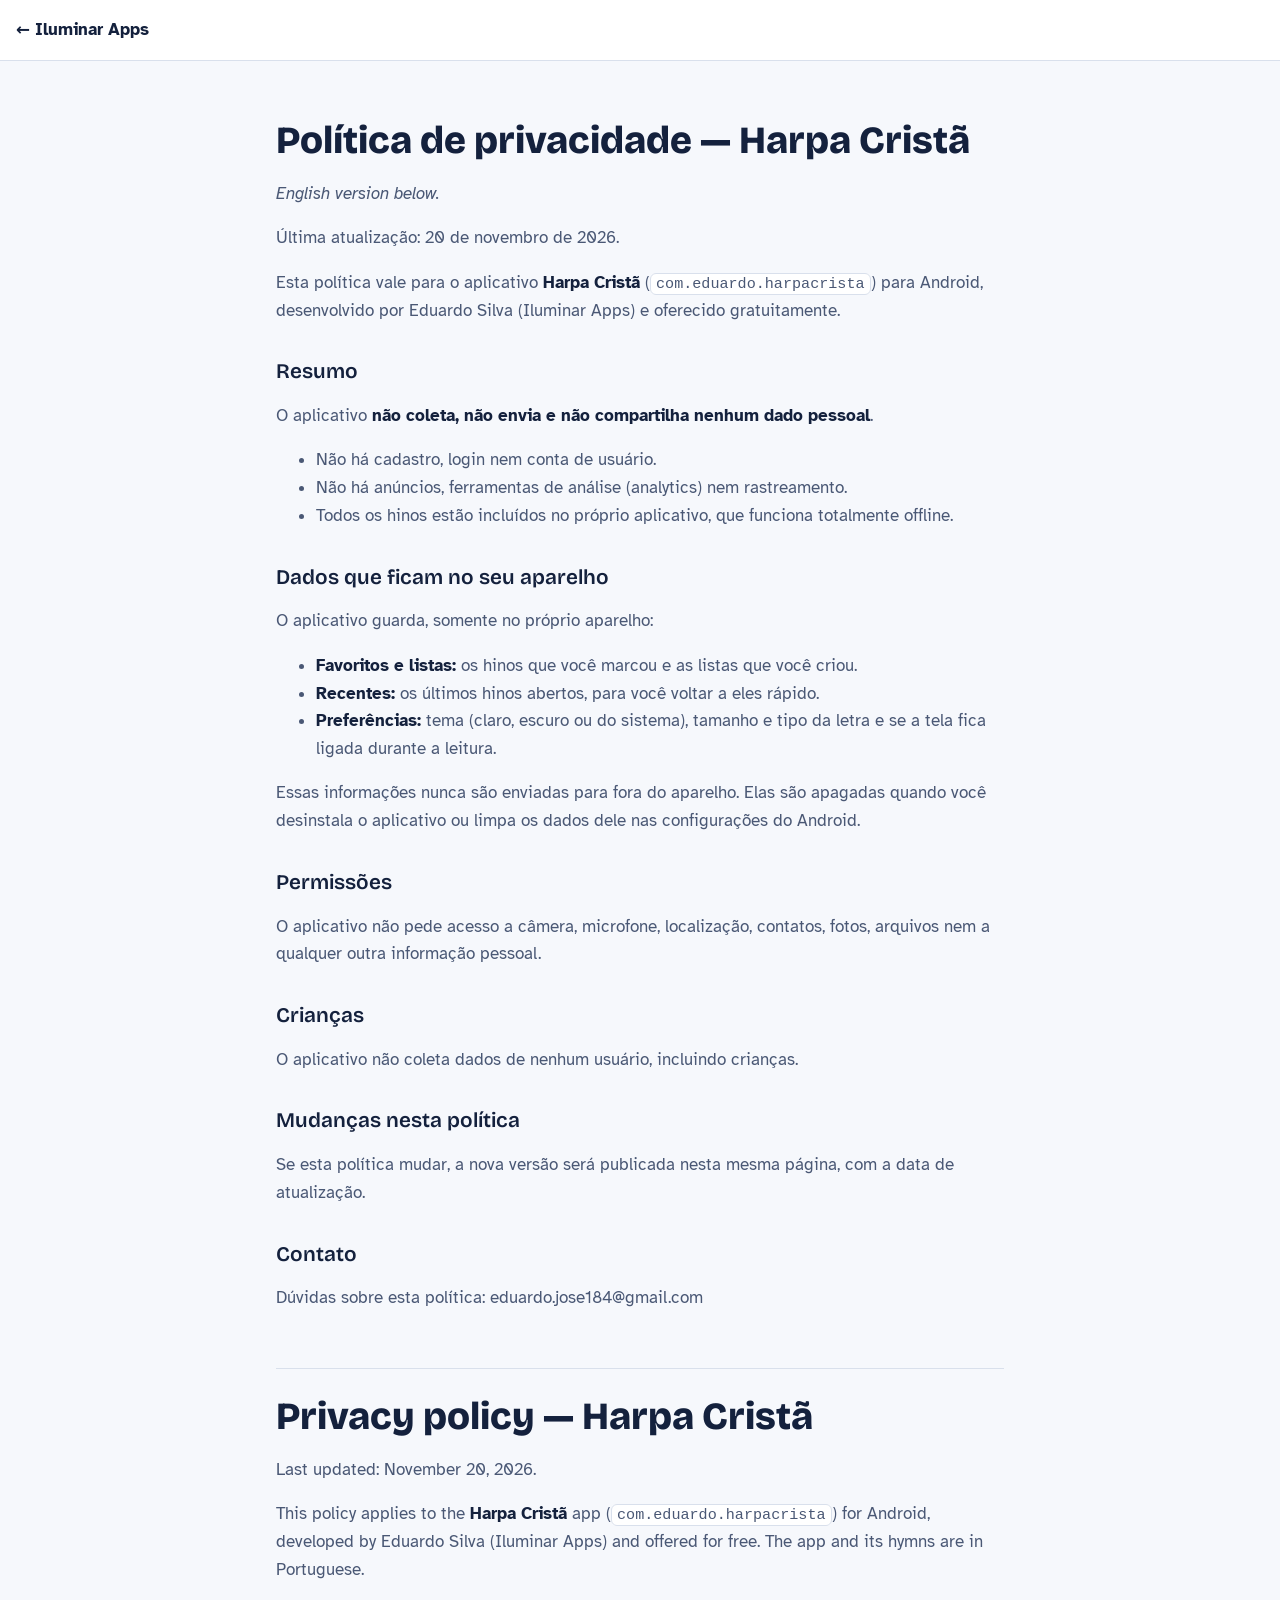
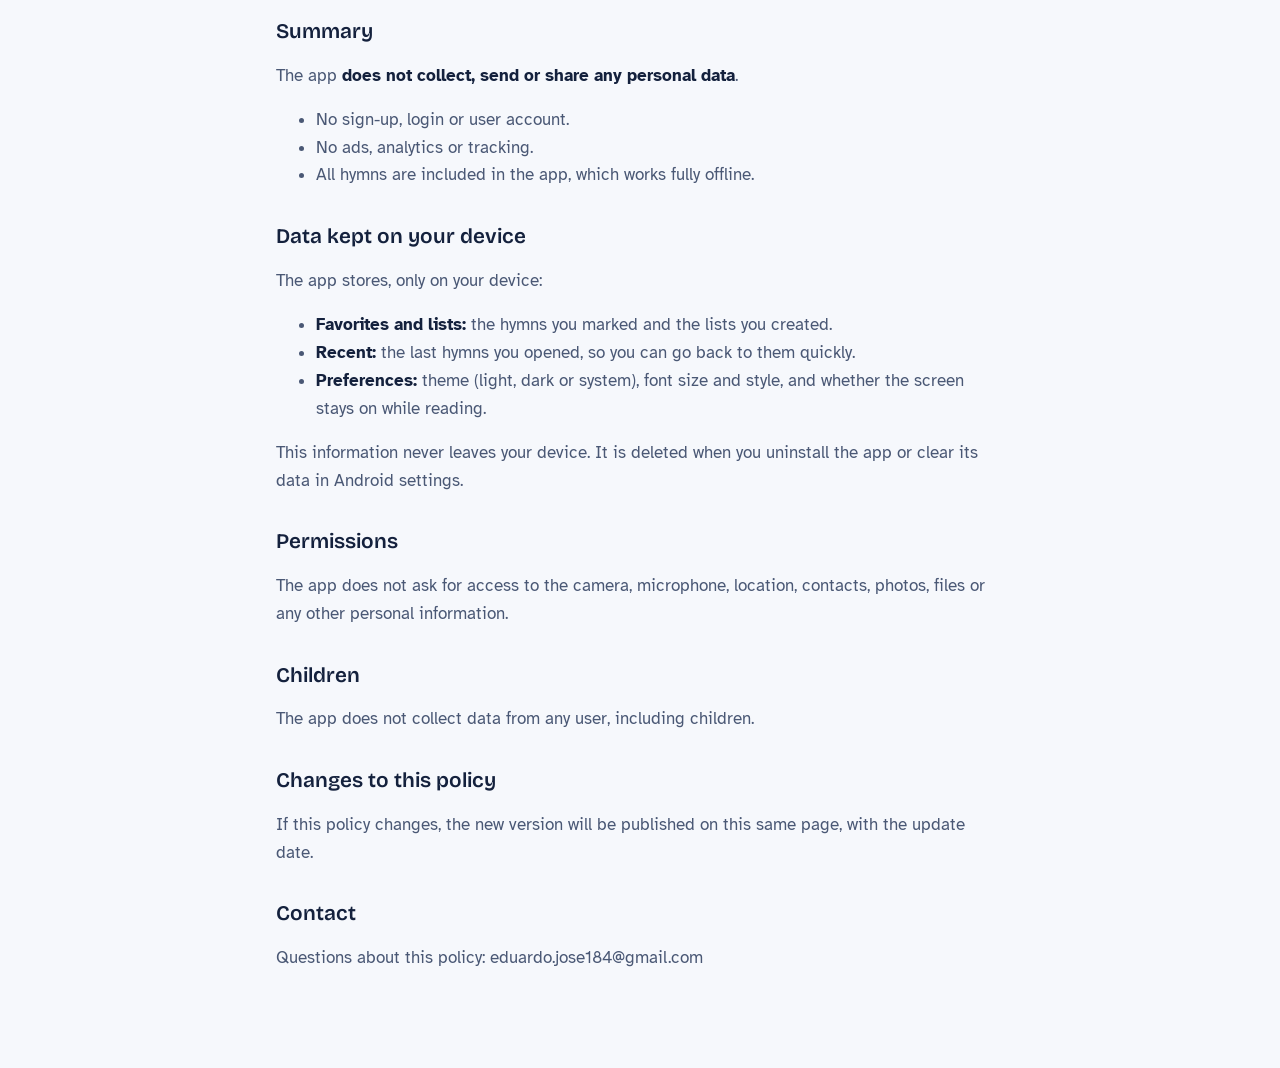
<file: harpa-crista-privacidade/index.html>
<!doctype html>
<html lang="pt-BR">
<head>
<meta charset="utf-8">
<meta name="viewport" content="width=device-width, initial-scale=1">
<title>Política de privacidade — Harpa Cristã</title>
<meta name="robots" content="index, follow">
<link rel="icon" href="../favicon.png">
<link rel="preconnect" href="https://fonts.googleapis.com">
<link rel="preconnect" href="https://fonts.gstatic.com" crossorigin>
<link href="https://fonts.googleapis.com/css2?family=Atkinson+Hyperlegible:ital,wght@0,400;0,700;1,400&family=Bricolage+Grotesque:opsz,wght@12..96,600;12..96,800&display=swap" rel="stylesheet">
<style>
  :root { --paper: #f6f8fc; --ink: #14213d; --ink-soft: #4a5875; --line: #d9e0ec; --gold: #ffcf5a; }
  * { box-sizing: border-box; }
  body { margin: 0; background: var(--paper); color: var(--ink);
         font: 1.05rem/1.65 "Atkinson Hyperlegible", system-ui, sans-serif; }
  header { border-bottom: 1px solid var(--line); background: #fff; }
  header a { display: inline-block; padding: 16px; color: var(--ink); font-weight: 700; text-decoration: none; }
  main { max-width: 760px; margin: 0 auto; padding: 32px 16px 80px; }
  h1, h2 { font-family: "Bricolage Grotesque", system-ui, sans-serif; line-height: 1.2; }
  h1 { font-size: clamp(1.8rem, 5vw, 2.4rem); font-weight: 800; margin: 24px 0 8px; }
  h2 { font-size: 1.3rem; font-weight: 600; margin: 36px 0 8px; }
  p, li { color: var(--ink-soft); }
  strong { color: var(--ink); }
  code { font-size: 0.9em; background: #fff; border: 1px solid var(--line); border-radius: 6px; padding: 1px 5px; word-break: break-word; }
  a { color: var(--ink); overflow-wrap: anywhere; }
  hr { border: 0; border-top: 1px solid var(--line); margin: 56px 0 24px; }
</style>
</head>
<body>
<header><a href="../">← Iluminar Apps</a></header>
<main>
<h1>Política de privacidade — Harpa Cristã</h1>
<p><em>English version below.</em></p>
<p>Última atualização: 20 de novembro de 2026.</p>
<p>Esta política vale para o aplicativo <strong>Harpa Cristã</strong> (<code>com.eduardo.harpacrista</code>) para Android, desenvolvido por Eduardo Silva (Iluminar Apps) e oferecido gratuitamente.</p>
<h2>Resumo</h2>
<p>O aplicativo <strong>não coleta, não envia e não compartilha nenhum dado pessoal</strong>.</p>
<ul><li>Não há cadastro, login nem conta de usuário.</li><li>Não há anúncios, ferramentas de análise (analytics) nem rastreamento.</li><li>Todos os hinos estão incluídos no próprio aplicativo, que funciona totalmente offline.</li></ul>
<h2>Dados que ficam no seu aparelho</h2>
<p>O aplicativo guarda, somente no próprio aparelho:</p>
<ul><li><strong>Favoritos e listas:</strong> os hinos que você marcou e as listas que você criou.</li><li><strong>Recentes:</strong> os últimos hinos abertos, para você voltar a eles rápido.</li><li><strong>Preferências:</strong> tema (claro, escuro ou do sistema), tamanho e tipo da letra e se a tela fica ligada durante a leitura.</li></ul>
<p>Essas informações nunca são enviadas para fora do aparelho. Elas são apagadas quando você desinstala o aplicativo ou limpa os dados dele nas configurações do Android.</p>
<h2>Permissões</h2>
<p>O aplicativo não pede acesso a câmera, microfone, localização, contatos, fotos, arquivos nem a qualquer outra informação pessoal.</p>
<h2>Crianças</h2>
<p>O aplicativo não coleta dados de nenhum usuário, incluindo crianças.</p>
<h2>Mudanças nesta política</h2>
<p>Se esta política mudar, a nova versão será publicada nesta mesma página, com a data de atualização.</p>
<h2>Contato</h2>
<p>Dúvidas sobre esta política: eduardo.jose184@gmail.com</p>
<hr>
<h1>Privacy policy — Harpa Cristã</h1>
<p>Last updated: November 20, 2026.</p>
<p>This policy applies to the <strong>Harpa Cristã</strong> app (<code>com.eduardo.harpacrista</code>) for Android, developed by Eduardo Silva (Iluminar Apps) and offered for free. The app and its hymns are in Portuguese.</p>
<h2>Summary</h2>
<p>The app <strong>does not collect, send or share any personal data</strong>.</p>
<ul><li>No sign-up, login or user account.</li><li>No ads, analytics or tracking.</li><li>All hymns are included in the app, which works fully offline.</li></ul>
<h2>Data kept on your device</h2>
<p>The app stores, only on your device:</p>
<ul><li><strong>Favorites and lists:</strong> the hymns you marked and the lists you created.</li><li><strong>Recent:</strong> the last hymns you opened, so you can go back to them quickly.</li><li><strong>Preferences:</strong> theme (light, dark or system), font size and style, and whether the screen stays on while reading.</li></ul>
<p>This information never leaves your device. It is deleted when you uninstall the app or clear its data in Android settings.</p>
<h2>Permissions</h2>
<p>The app does not ask for access to the camera, microphone, location, contacts, photos, files or any other personal information.</p>
<h2>Children</h2>
<p>The app does not collect data from any user, including children.</p>
<h2>Changes to this policy</h2>
<p>If this policy changes, the new version will be published on this same page, with the update date.</p>
<h2>Contact</h2>
<p>Questions about this policy: eduardo.jose184@gmail.com</p>
</main>
</body>
</html>
</file>
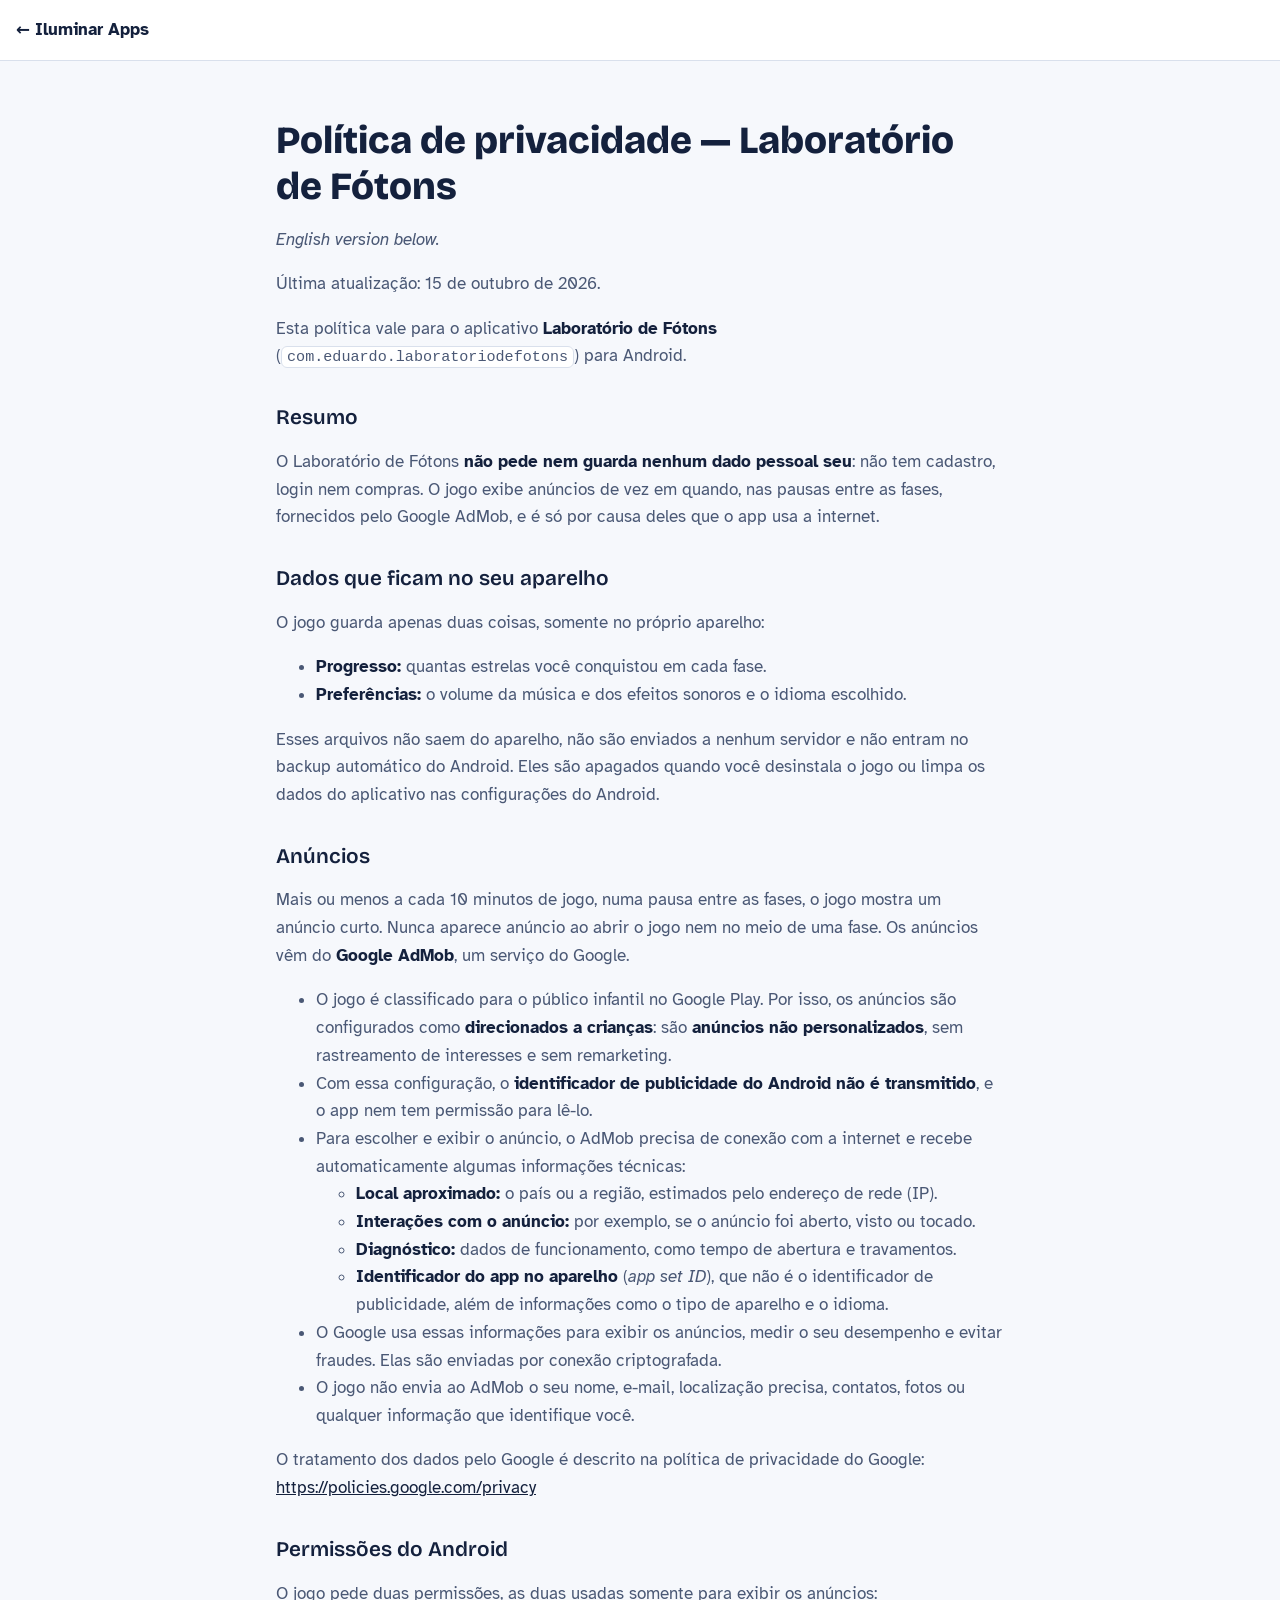
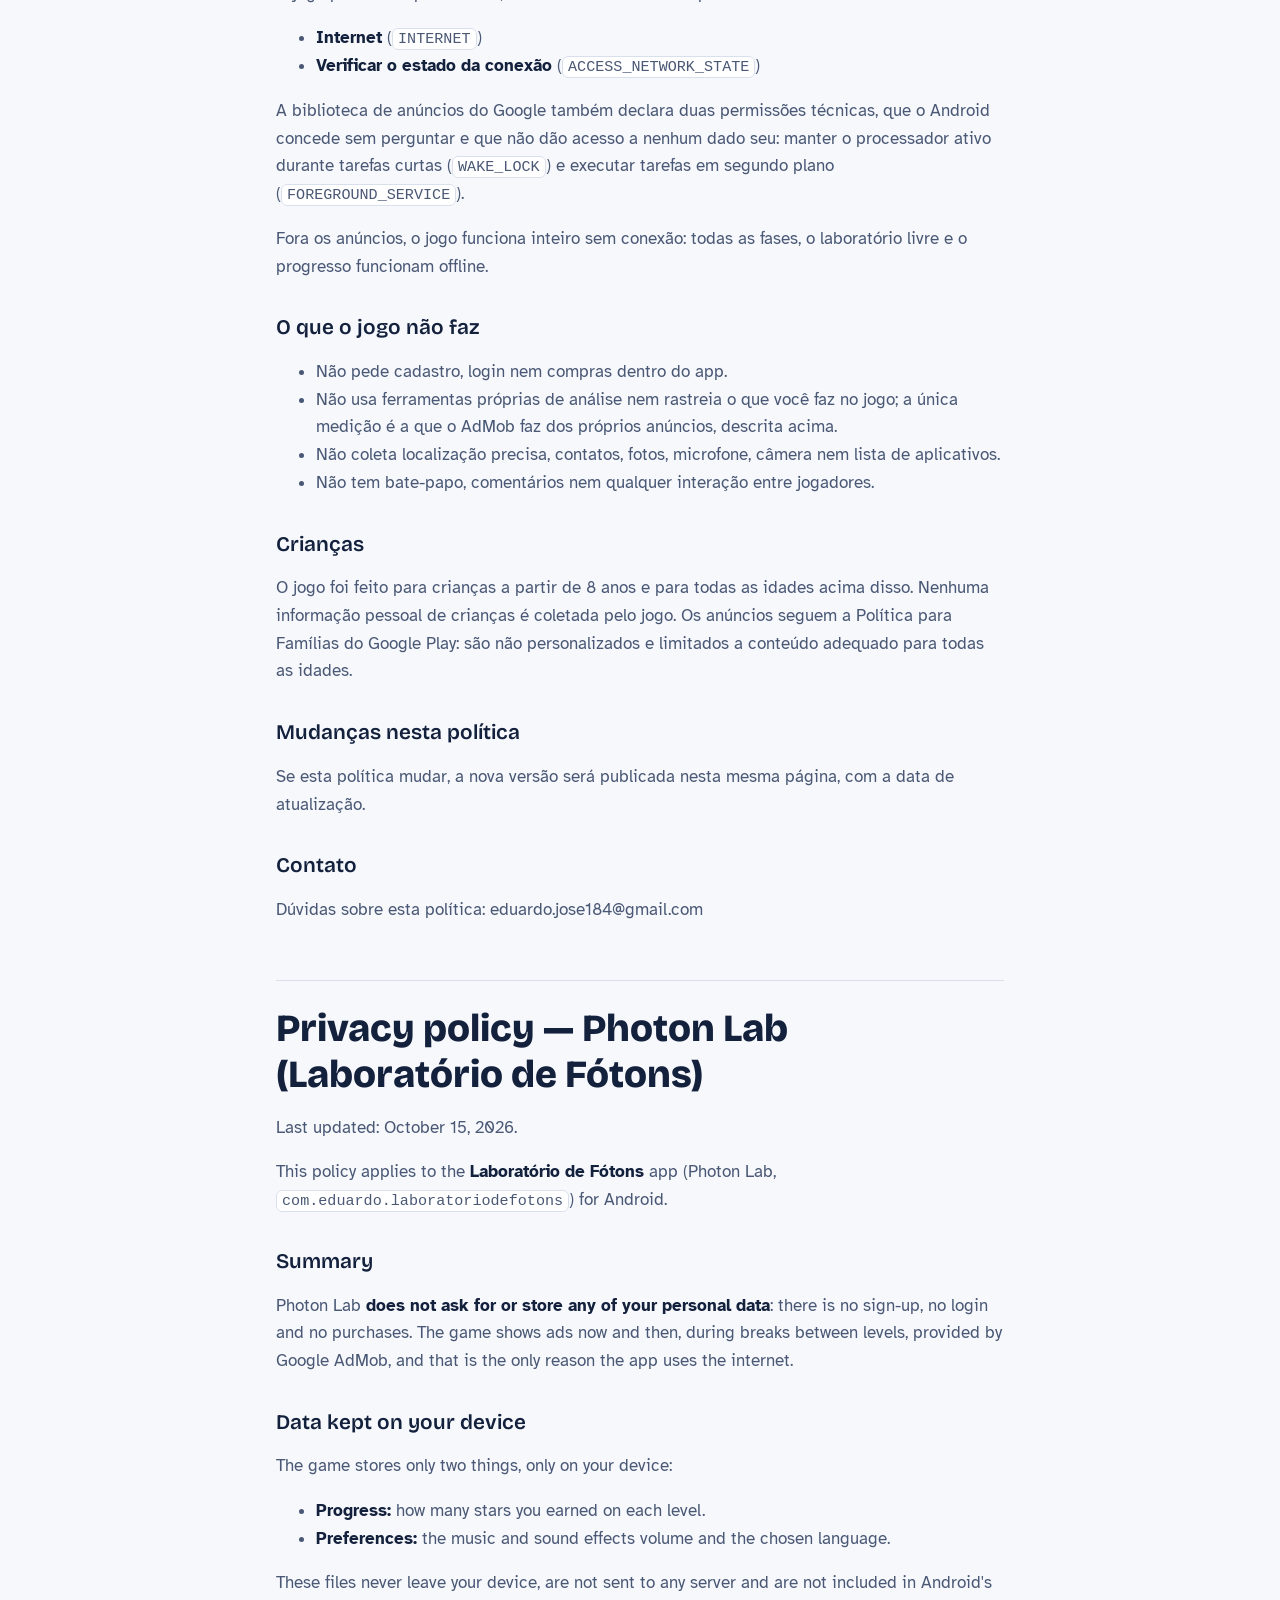
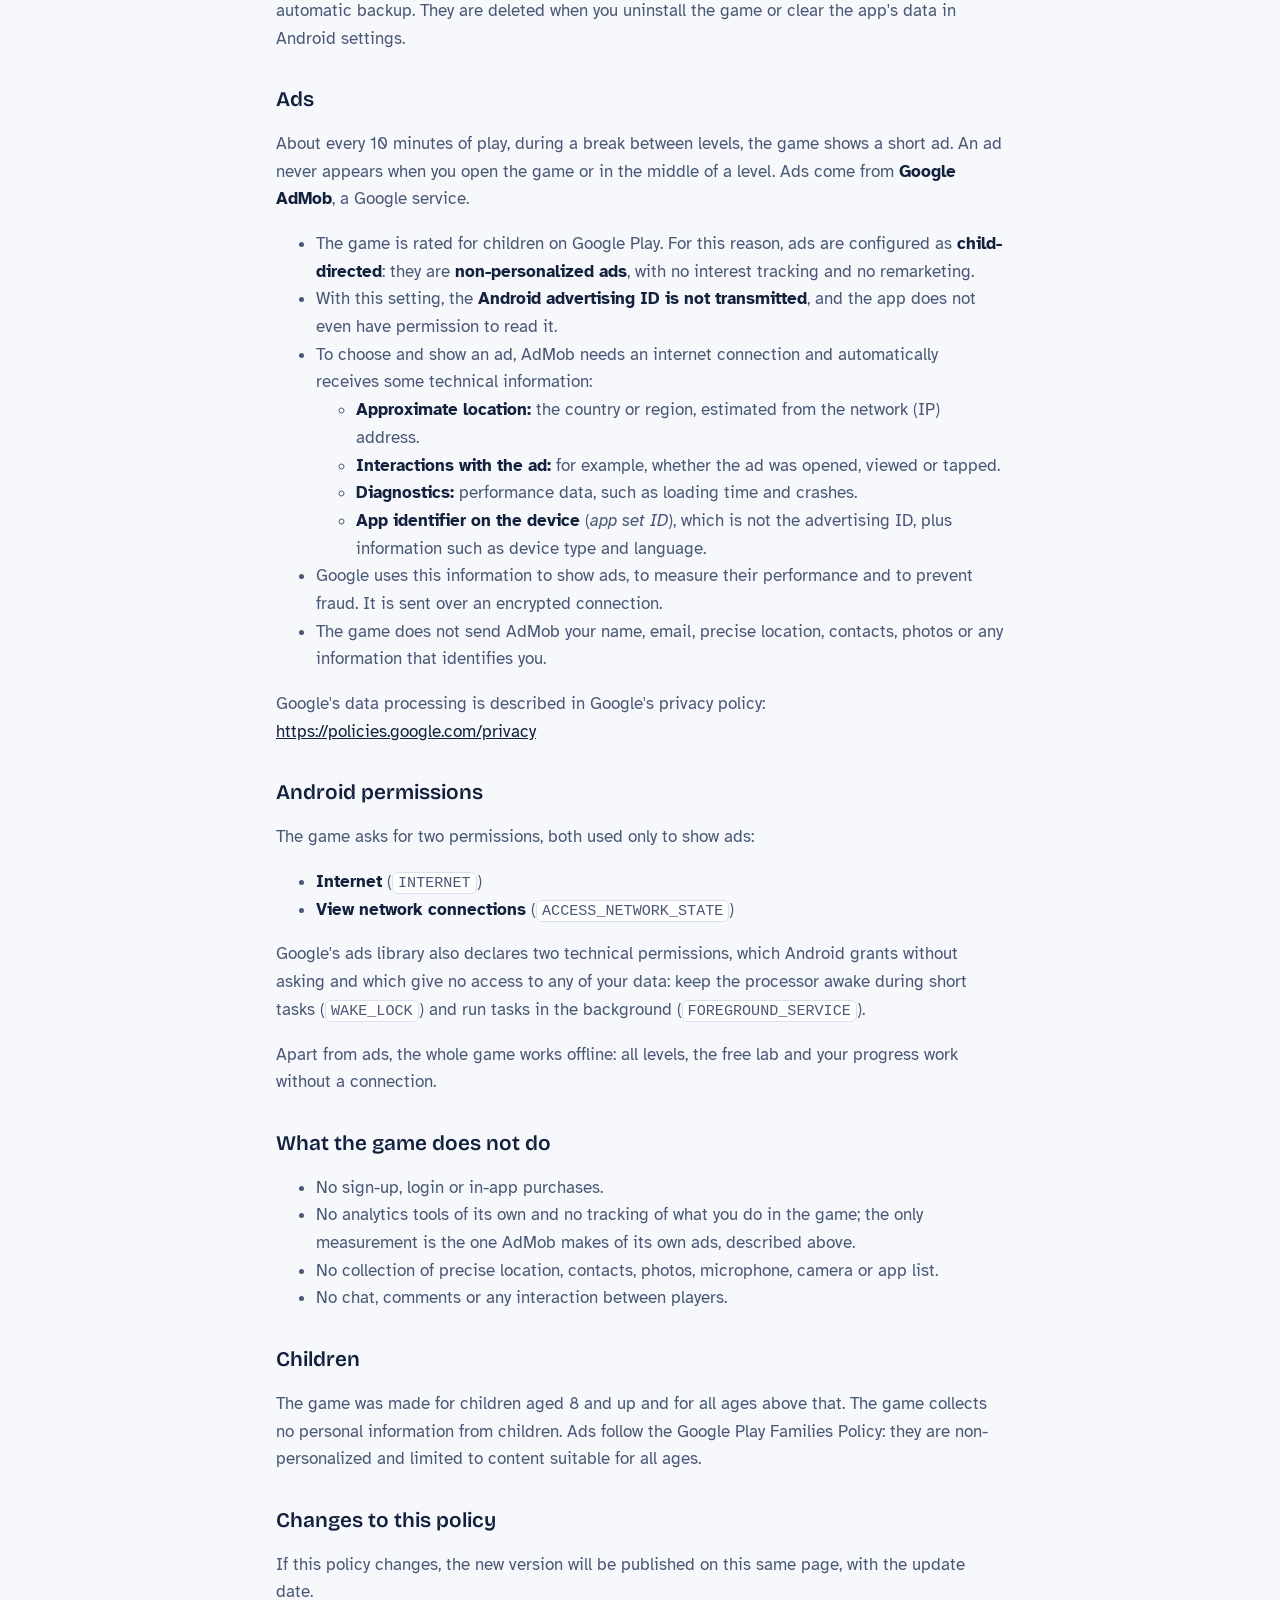
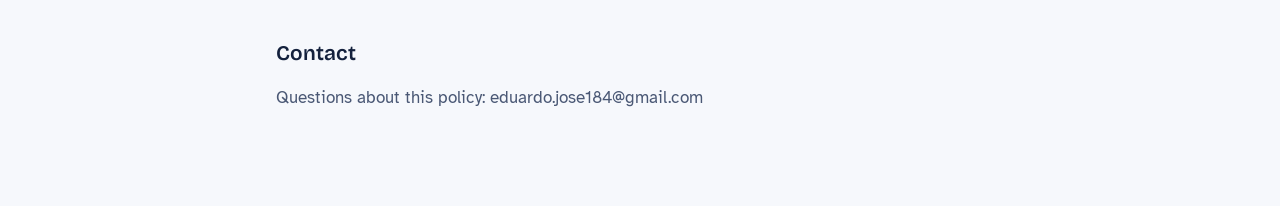
<file: laboratorio-de-fotons-privacidade/index.html>
<!doctype html>
<html lang="pt-BR">
<head>
<meta charset="utf-8">
<meta name="viewport" content="width=device-width, initial-scale=1">
<title>Política de privacidade — Laboratório de Fótons</title>
<meta name="robots" content="index, follow">
<link rel="icon" href="../favicon.png">
<link rel="preconnect" href="https://fonts.googleapis.com">
<link rel="preconnect" href="https://fonts.gstatic.com" crossorigin>
<link href="https://fonts.googleapis.com/css2?family=Atkinson+Hyperlegible:ital,wght@0,400;0,700;1,400&family=Bricolage+Grotesque:opsz,wght@12..96,600;12..96,800&display=swap" rel="stylesheet">
<style>
  :root { --paper: #f6f8fc; --ink: #14213d; --ink-soft: #4a5875; --line: #d9e0ec; --gold: #ffcf5a; }
  * { box-sizing: border-box; }
  body { margin: 0; background: var(--paper); color: var(--ink);
         font: 1.05rem/1.65 "Atkinson Hyperlegible", system-ui, sans-serif; }
  header { border-bottom: 1px solid var(--line); background: #fff; }
  header a { display: inline-block; padding: 16px; color: var(--ink); font-weight: 700; text-decoration: none; }
  main { max-width: 760px; margin: 0 auto; padding: 32px 16px 80px; }
  h1, h2 { font-family: "Bricolage Grotesque", system-ui, sans-serif; line-height: 1.2; }
  h1 { font-size: clamp(1.8rem, 5vw, 2.4rem); font-weight: 800; margin: 24px 0 8px; }
  h2 { font-size: 1.3rem; font-weight: 600; margin: 36px 0 8px; }
  p, li { color: var(--ink-soft); }
  strong { color: var(--ink); }
  code { font-size: 0.9em; background: #fff; border: 1px solid var(--line); border-radius: 6px; padding: 1px 5px; word-break: break-word; }
  a { color: var(--ink); overflow-wrap: anywhere; }
  hr { border: 0; border-top: 1px solid var(--line); margin: 56px 0 24px; }
</style>
</head>
<body>
<header><a href="../">← Iluminar Apps</a></header>
<main>
<h1>Política de privacidade — Laboratório de Fótons</h1>
<p><em>English version below.</em></p>
<p>Última atualização: 15 de outubro de 2026.</p>
<p>Esta política vale para o aplicativo <strong>Laboratório de Fótons</strong> (<code>com.eduardo.laboratoriodefotons</code>) para Android.</p>
<h2>Resumo</h2>
<p>O Laboratório de Fótons <strong>não pede nem guarda nenhum dado pessoal seu</strong>: não tem cadastro, login nem compras. O jogo exibe anúncios de vez em quando, nas pausas entre as fases, fornecidos pelo Google AdMob, e é só por causa deles que o app usa a internet.</p>
<h2>Dados que ficam no seu aparelho</h2>
<p>O jogo guarda apenas duas coisas, somente no próprio aparelho:</p>
<ul><li><strong>Progresso:</strong> quantas estrelas você conquistou em cada fase.</li><li><strong>Preferências:</strong> o volume da música e dos efeitos sonoros e o idioma escolhido.</li></ul>
<p>Esses arquivos não saem do aparelho, não são enviados a nenhum servidor e não entram no backup automático do Android. Eles são apagados quando você desinstala o jogo ou limpa os dados do aplicativo nas configurações do Android.</p>
<h2>Anúncios</h2>
<p>Mais ou menos a cada 10 minutos de jogo, numa pausa entre as fases, o jogo mostra um anúncio curto. Nunca aparece anúncio ao abrir o jogo nem no meio de uma fase. Os anúncios vêm do <strong>Google AdMob</strong>, um serviço do Google.</p>
<ul><li>O jogo é classificado para o público infantil no Google Play. Por isso, os anúncios são configurados como <strong>direcionados a crianças</strong>: são <strong>anúncios não personalizados</strong>, sem rastreamento de interesses e sem remarketing.</li><li>Com essa configuração, o <strong>identificador de publicidade do Android não é transmitido</strong>, e o app nem tem permissão para lê-lo.</li><li>Para escolher e exibir o anúncio, o AdMob precisa de conexão com a internet e recebe automaticamente algumas informações técnicas:<ul><li><strong>Local aproximado:</strong> o país ou a região, estimados pelo endereço de rede (IP).</li><li><strong>Interações com o anúncio:</strong> por exemplo, se o anúncio foi aberto, visto ou tocado.</li><li><strong>Diagnóstico:</strong> dados de funcionamento, como tempo de abertura e travamentos.</li><li><strong>Identificador do app no aparelho</strong> (<em>app set ID</em>), que não é o identificador de publicidade, além de informações como o tipo de aparelho e o idioma.</li></ul></li><li>O Google usa essas informações para exibir os anúncios, medir o seu desempenho e evitar fraudes. Elas são enviadas por conexão criptografada.</li><li>O jogo não envia ao AdMob o seu nome, e-mail, localização precisa, contatos, fotos ou qualquer informação que identifique você.</li></ul>
<p>O tratamento dos dados pelo Google é descrito na política de privacidade do Google: <a href="https://policies.google.com/privacy">https://policies.google.com/privacy</a></p>
<h2>Permissões do Android</h2>
<p>O jogo pede duas permissões, as duas usadas somente para exibir os anúncios:</p>
<ul><li><strong>Internet</strong> (<code>INTERNET</code>)</li><li><strong>Verificar o estado da conexão</strong> (<code>ACCESS_NETWORK_STATE</code>)</li></ul>
<p>A biblioteca de anúncios do Google também declara duas permissões técnicas, que o Android concede sem perguntar e que não dão acesso a nenhum dado seu: manter o processador ativo durante tarefas curtas (<code>WAKE_LOCK</code>) e executar tarefas em segundo plano (<code>FOREGROUND_SERVICE</code>).</p>
<p>Fora os anúncios, o jogo funciona inteiro sem conexão: todas as fases, o laboratório livre e o progresso funcionam offline.</p>
<h2>O que o jogo não faz</h2>
<ul><li>Não pede cadastro, login nem compras dentro do app.</li><li>Não usa ferramentas próprias de análise nem rastreia o que você faz no jogo; a única medição é a que o AdMob faz dos próprios anúncios, descrita acima.</li><li>Não coleta localização precisa, contatos, fotos, microfone, câmera nem lista de aplicativos.</li><li>Não tem bate-papo, comentários nem qualquer interação entre jogadores.</li></ul>
<h2>Crianças</h2>
<p>O jogo foi feito para crianças a partir de 8 anos e para todas as idades acima disso. Nenhuma informação pessoal de crianças é coletada pelo jogo. Os anúncios seguem a Política para Famílias do Google Play: são não personalizados e limitados a conteúdo adequado para todas as idades.</p>
<h2>Mudanças nesta política</h2>
<p>Se esta política mudar, a nova versão será publicada nesta mesma página, com a data de atualização.</p>
<h2>Contato</h2>
<p>Dúvidas sobre esta política: eduardo.jose184@gmail.com</p>
<hr>
<h1>Privacy policy — Photon Lab (Laboratório de Fótons)</h1>
<p>Last updated: October 15, 2026.</p>
<p>This policy applies to the <strong>Laboratório de Fótons</strong> app (Photon Lab, <code>com.eduardo.laboratoriodefotons</code>) for Android.</p>
<h2>Summary</h2>
<p>Photon Lab <strong>does not ask for or store any of your personal data</strong>: there is no sign-up, no login and no purchases. The game shows ads now and then, during breaks between levels, provided by Google AdMob, and that is the only reason the app uses the internet.</p>
<h2>Data kept on your device</h2>
<p>The game stores only two things, only on your device:</p>
<ul><li><strong>Progress:</strong> how many stars you earned on each level.</li><li><strong>Preferences:</strong> the music and sound effects volume and the chosen language.</li></ul>
<p>These files never leave your device, are not sent to any server and are not included in Android's automatic backup. They are deleted when you uninstall the game or clear the app's data in Android settings.</p>
<h2>Ads</h2>
<p>About every 10 minutes of play, during a break between levels, the game shows a short ad. An ad never appears when you open the game or in the middle of a level. Ads come from <strong>Google AdMob</strong>, a Google service.</p>
<ul><li>The game is rated for children on Google Play. For this reason, ads are configured as <strong>child-directed</strong>: they are <strong>non-personalized ads</strong>, with no interest tracking and no remarketing.</li><li>With this setting, the <strong>Android advertising ID is not transmitted</strong>, and the app does not even have permission to read it.</li><li>To choose and show an ad, AdMob needs an internet connection and automatically receives some technical information:<ul><li><strong>Approximate location:</strong> the country or region, estimated from the network (IP) address.</li><li><strong>Interactions with the ad:</strong> for example, whether the ad was opened, viewed or tapped.</li><li><strong>Diagnostics:</strong> performance data, such as loading time and crashes.</li><li><strong>App identifier on the device</strong> (<em>app set ID</em>), which is not the advertising ID, plus information such as device type and language.</li></ul></li><li>Google uses this information to show ads, to measure their performance and to prevent fraud. It is sent over an encrypted connection.</li><li>The game does not send AdMob your name, email, precise location, contacts, photos or any information that identifies you.</li></ul>
<p>Google's data processing is described in Google's privacy policy: <a href="https://policies.google.com/privacy">https://policies.google.com/privacy</a></p>
<h2>Android permissions</h2>
<p>The game asks for two permissions, both used only to show ads:</p>
<ul><li><strong>Internet</strong> (<code>INTERNET</code>)</li><li><strong>View network connections</strong> (<code>ACCESS_NETWORK_STATE</code>)</li></ul>
<p>Google's ads library also declares two technical permissions, which Android grants without asking and which give no access to any of your data: keep the processor awake during short tasks (<code>WAKE_LOCK</code>) and run tasks in the background (<code>FOREGROUND_SERVICE</code>).</p>
<p>Apart from ads, the whole game works offline: all levels, the free lab and your progress work without a connection.</p>
<h2>What the game does not do</h2>
<ul><li>No sign-up, login or in-app purchases.</li><li>No analytics tools of its own and no tracking of what you do in the game; the only measurement is the one AdMob makes of its own ads, described above.</li><li>No collection of precise location, contacts, photos, microphone, camera or app list.</li><li>No chat, comments or any interaction between players.</li></ul>
<h2>Children</h2>
<p>The game was made for children aged 8 and up and for all ages above that. The game collects no personal information from children. Ads follow the Google Play Families Policy: they are non-personalized and limited to content suitable for all ages.</p>
<h2>Changes to this policy</h2>
<p>If this policy changes, the new version will be published on this same page, with the update date.</p>
<h2>Contact</h2>
<p>Questions about this policy: eduardo.jose184@gmail.com</p>
</main>
</body>
</html>
</file>
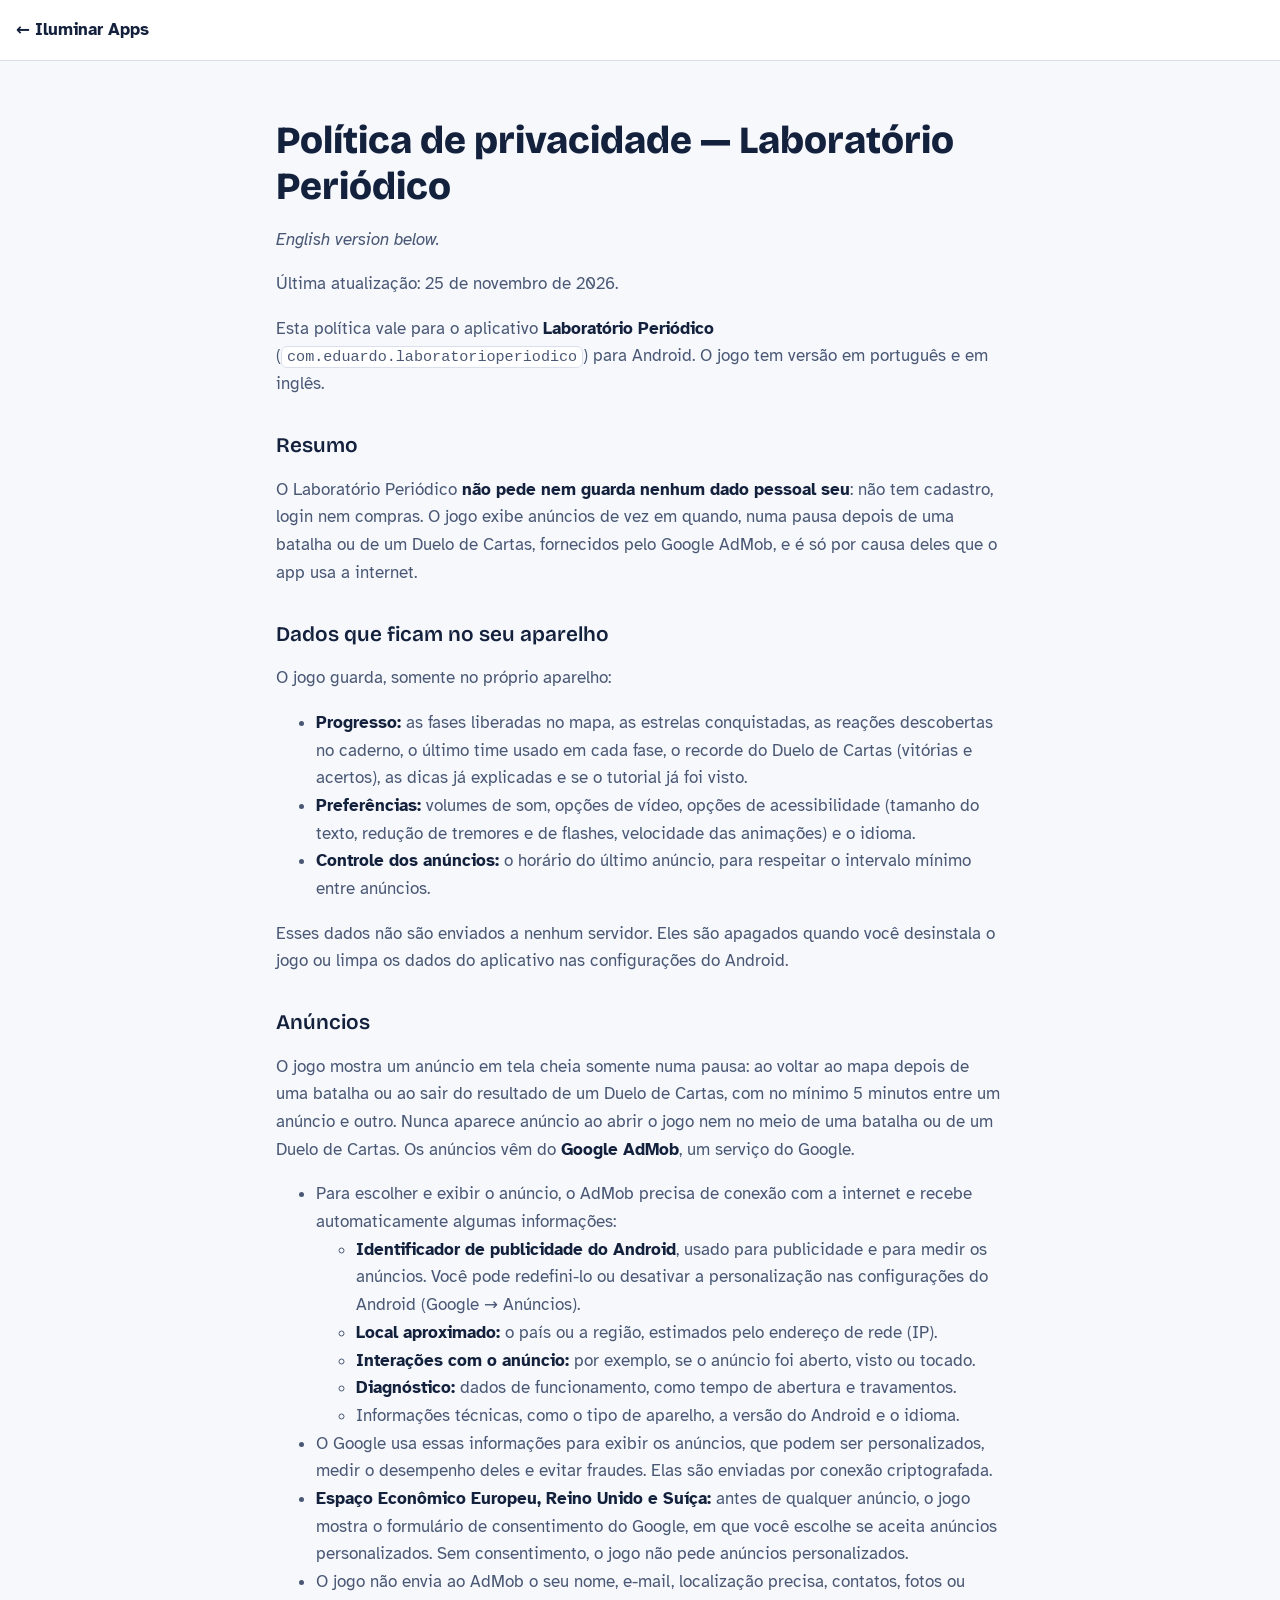
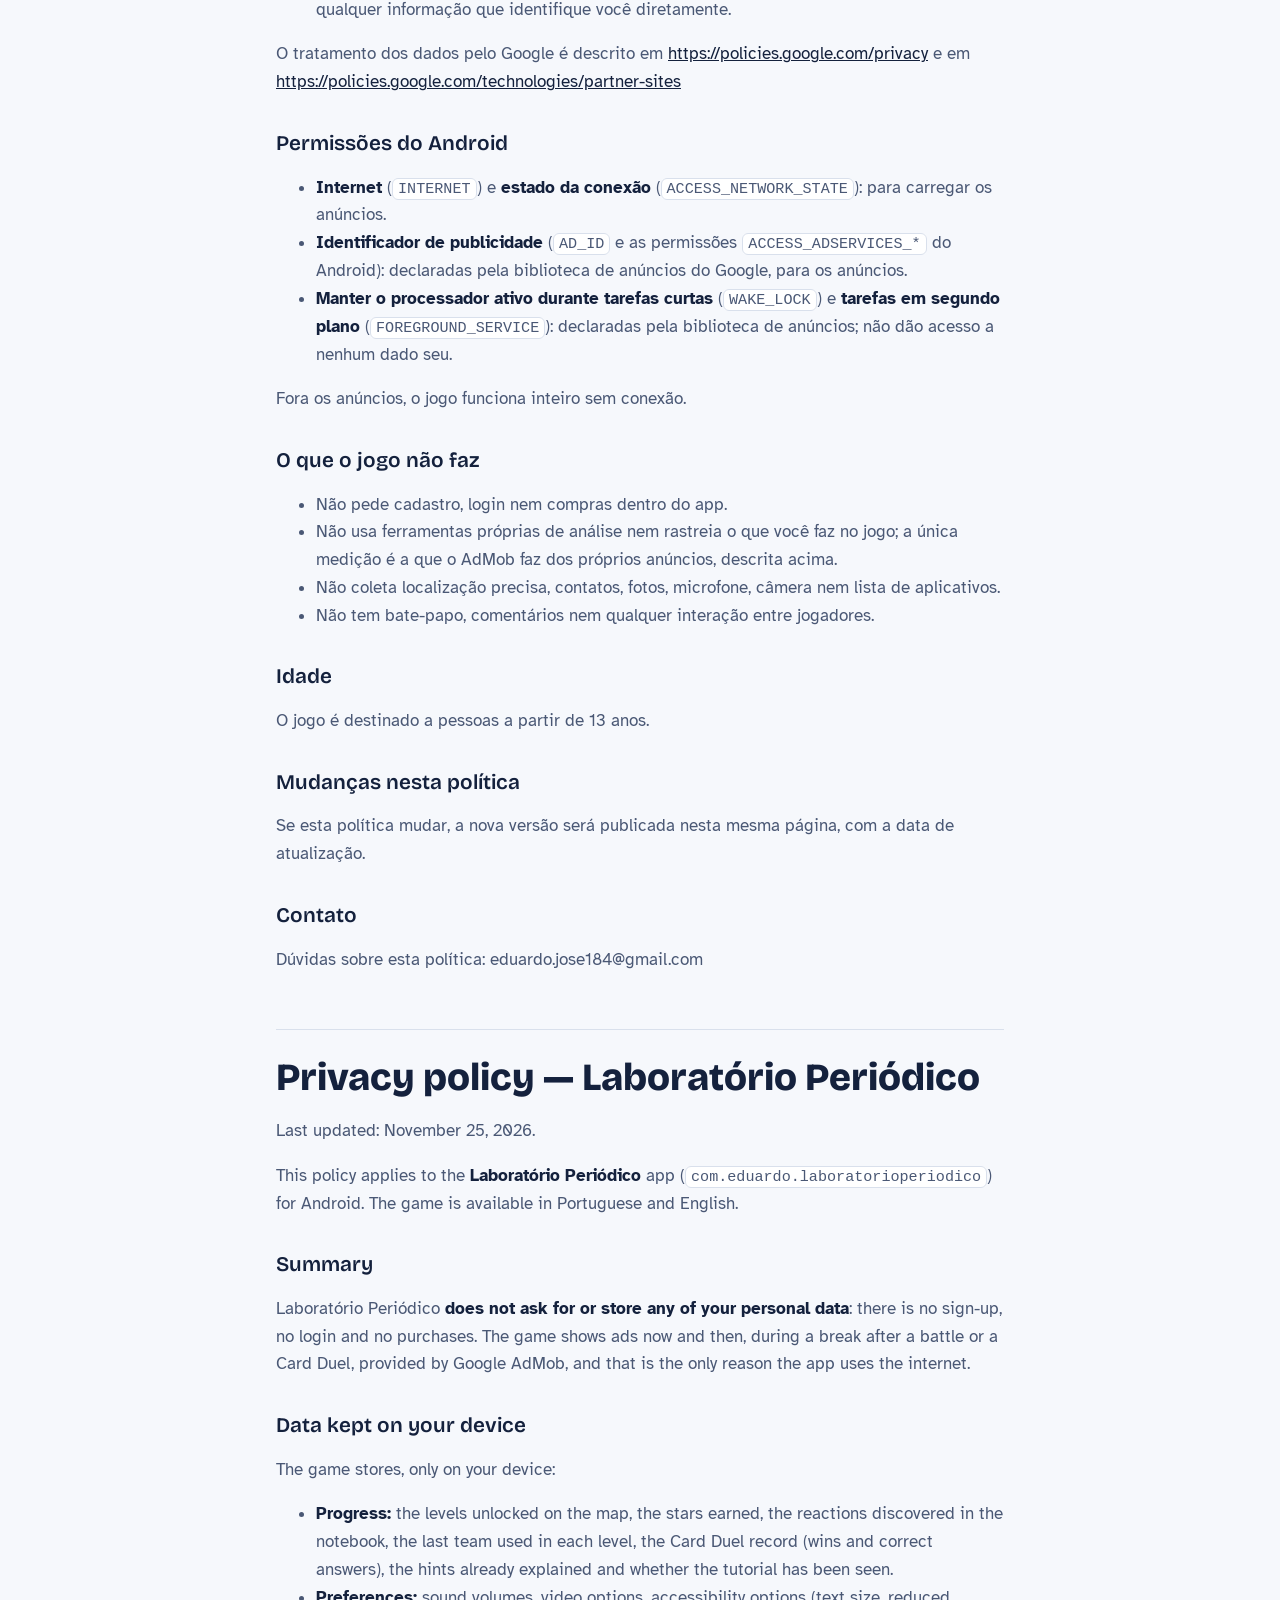
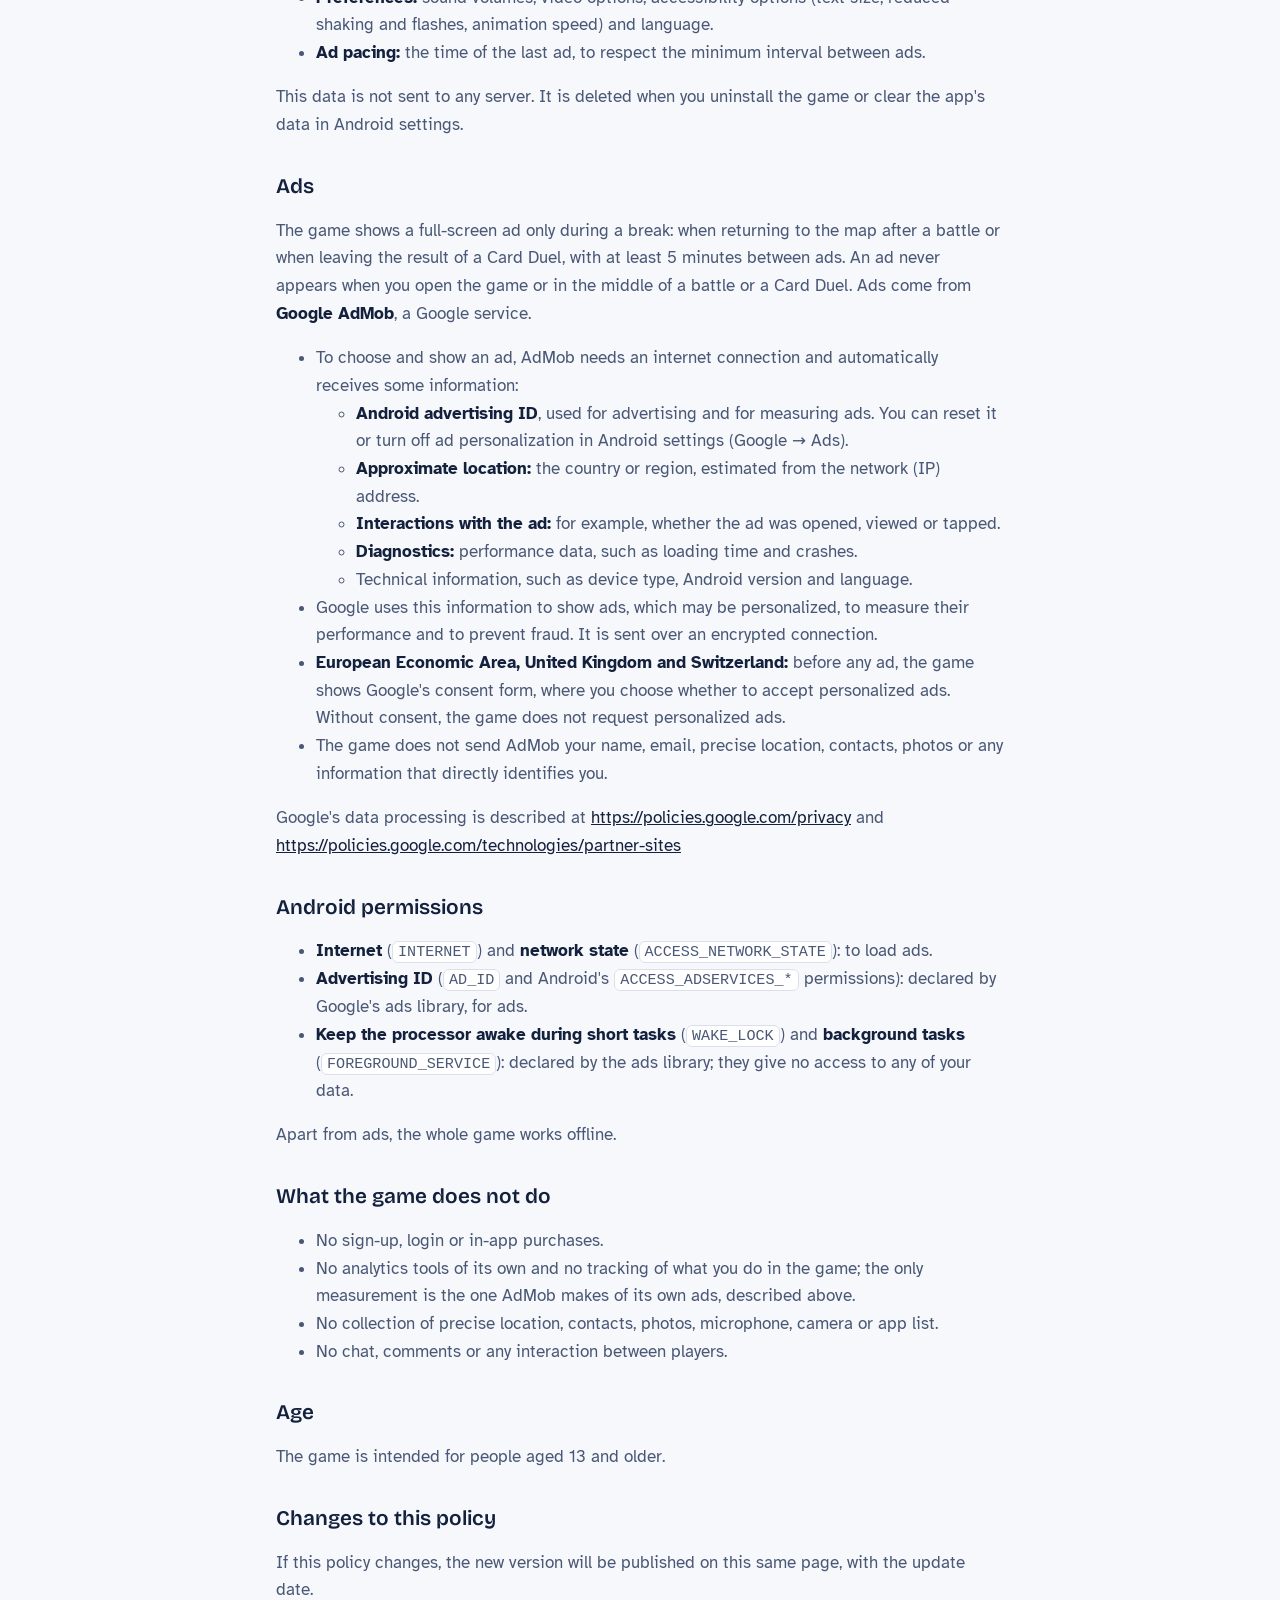
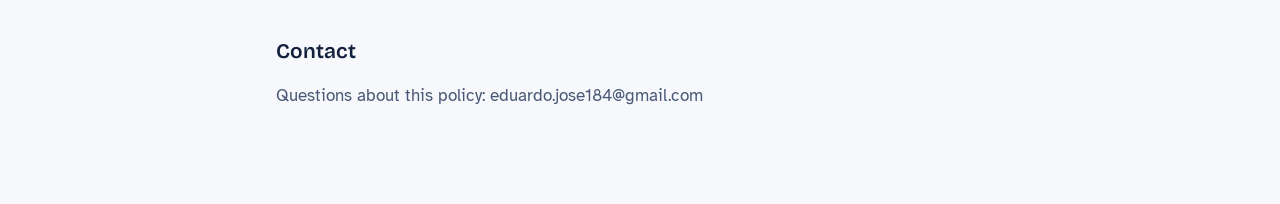
<file: laboratorio-periodico-privacidade/index.html>
<!doctype html>
<html lang="pt-BR">
<head>
<meta charset="utf-8">
<meta name="viewport" content="width=device-width, initial-scale=1">
<title>Política de privacidade — Laboratório Periódico</title>
<meta name="robots" content="index, follow">
<link rel="icon" href="../favicon.png">
<link rel="preconnect" href="https://fonts.googleapis.com">
<link rel="preconnect" href="https://fonts.gstatic.com" crossorigin>
<link href="https://fonts.googleapis.com/css2?family=Atkinson+Hyperlegible:ital,wght@0,400;0,700;1,400&family=Bricolage+Grotesque:opsz,wght@12..96,600;12..96,800&display=swap" rel="stylesheet">
<style>
  :root { --paper: #f6f8fc; --ink: #14213d; --ink-soft: #4a5875; --line: #d9e0ec; --gold: #ffcf5a; }
  * { box-sizing: border-box; }
  body { margin: 0; background: var(--paper); color: var(--ink);
         font: 1.05rem/1.65 "Atkinson Hyperlegible", system-ui, sans-serif; }
  header { border-bottom: 1px solid var(--line); background: #fff; }
  header a { display: inline-block; padding: 16px; color: var(--ink); font-weight: 700; text-decoration: none; }
  main { max-width: 760px; margin: 0 auto; padding: 32px 16px 80px; }
  h1, h2 { font-family: "Bricolage Grotesque", system-ui, sans-serif; line-height: 1.2; }
  h1 { font-size: clamp(1.8rem, 5vw, 2.4rem); font-weight: 800; margin: 24px 0 8px; }
  h2 { font-size: 1.3rem; font-weight: 600; margin: 36px 0 8px; }
  p, li { color: var(--ink-soft); }
  strong { color: var(--ink); }
  code { font-size: 0.9em; background: #fff; border: 1px solid var(--line); border-radius: 6px; padding: 1px 5px; word-break: break-word; }
  a { color: var(--ink); overflow-wrap: anywhere; }
  hr { border: 0; border-top: 1px solid var(--line); margin: 56px 0 24px; }
</style>
</head>
<body>
<header><a href="../">← Iluminar Apps</a></header>
<main>
<h1>Política de privacidade — Laboratório Periódico</h1>
<p><em>English version below.</em></p>
<p>Última atualização: 25 de novembro de 2026.</p>
<p>Esta política vale para o aplicativo <strong>Laboratório Periódico</strong> (<code>com.eduardo.laboratorioperiodico</code>) para Android. O jogo tem versão em português e em inglês.</p>
<h2>Resumo</h2>
<p>O Laboratório Periódico <strong>não pede nem guarda nenhum dado pessoal seu</strong>: não tem cadastro, login nem compras. O jogo exibe anúncios de vez em quando, numa pausa depois de uma batalha ou de um Duelo de Cartas, fornecidos pelo Google AdMob, e é só por causa deles que o app usa a internet.</p>
<h2>Dados que ficam no seu aparelho</h2>
<p>O jogo guarda, somente no próprio aparelho:</p>
<ul><li><strong>Progresso:</strong> as fases liberadas no mapa, as estrelas conquistadas, as reações descobertas no caderno, o último time usado em cada fase, o recorde do Duelo de Cartas (vitórias e acertos), as dicas já explicadas e se o tutorial já foi visto.</li><li><strong>Preferências:</strong> volumes de som, opções de vídeo, opções de acessibilidade (tamanho do texto, redução de tremores e de flashes, velocidade das animações) e o idioma.</li><li><strong>Controle dos anúncios:</strong> o horário do último anúncio, para respeitar o intervalo mínimo entre anúncios.</li></ul>
<p>Esses dados não são enviados a nenhum servidor. Eles são apagados quando você desinstala o jogo ou limpa os dados do aplicativo nas configurações do Android.</p>
<h2>Anúncios</h2>
<p>O jogo mostra um anúncio em tela cheia somente numa pausa: ao voltar ao mapa depois de uma batalha ou ao sair do resultado de um Duelo de Cartas, com no mínimo 5 minutos entre um anúncio e outro. Nunca aparece anúncio ao abrir o jogo nem no meio de uma batalha ou de um Duelo de Cartas. Os anúncios vêm do <strong>Google AdMob</strong>, um serviço do Google.</p>
<ul><li>Para escolher e exibir o anúncio, o AdMob precisa de conexão com a internet e recebe automaticamente algumas informações:<ul><li><strong>Identificador de publicidade do Android</strong>, usado para publicidade e para medir os anúncios. Você pode redefini-lo ou desativar a personalização nas configurações do Android (Google → Anúncios).</li><li><strong>Local aproximado:</strong> o país ou a região, estimados pelo endereço de rede (IP).</li><li><strong>Interações com o anúncio:</strong> por exemplo, se o anúncio foi aberto, visto ou tocado.</li><li><strong>Diagnóstico:</strong> dados de funcionamento, como tempo de abertura e travamentos.</li><li>Informações técnicas, como o tipo de aparelho, a versão do Android e o idioma.</li></ul></li><li>O Google usa essas informações para exibir os anúncios, que podem ser personalizados, medir o desempenho deles e evitar fraudes. Elas são enviadas por conexão criptografada.</li><li><strong>Espaço Econômico Europeu, Reino Unido e Suíça:</strong> antes de qualquer anúncio, o jogo mostra o formulário de consentimento do Google, em que você escolhe se aceita anúncios personalizados. Sem consentimento, o jogo não pede anúncios personalizados.</li><li>O jogo não envia ao AdMob o seu nome, e-mail, localização precisa, contatos, fotos ou qualquer informação que identifique você diretamente.</li></ul>
<p>O tratamento dos dados pelo Google é descrito em <a href="https://policies.google.com/privacy">https://policies.google.com/privacy</a> e em <a href="https://policies.google.com/technologies/partner-sites">https://policies.google.com/technologies/partner-sites</a></p>
<h2>Permissões do Android</h2>
<ul><li><strong>Internet</strong> (<code>INTERNET</code>) e <strong>estado da conexão</strong> (<code>ACCESS_NETWORK_STATE</code>): para carregar os anúncios.</li><li><strong>Identificador de publicidade</strong> (<code>AD_ID</code> e as permissões <code>ACCESS_ADSERVICES_*</code> do Android): declaradas pela biblioteca de anúncios do Google, para os anúncios.</li><li><strong>Manter o processador ativo durante tarefas curtas</strong> (<code>WAKE_LOCK</code>) e <strong>tarefas em segundo plano</strong> (<code>FOREGROUND_SERVICE</code>): declaradas pela biblioteca de anúncios; não dão acesso a nenhum dado seu.</li></ul>
<p>Fora os anúncios, o jogo funciona inteiro sem conexão.</p>
<h2>O que o jogo não faz</h2>
<ul><li>Não pede cadastro, login nem compras dentro do app.</li><li>Não usa ferramentas próprias de análise nem rastreia o que você faz no jogo; a única medição é a que o AdMob faz dos próprios anúncios, descrita acima.</li><li>Não coleta localização precisa, contatos, fotos, microfone, câmera nem lista de aplicativos.</li><li>Não tem bate-papo, comentários nem qualquer interação entre jogadores.</li></ul>
<h2>Idade</h2>
<p>O jogo é destinado a pessoas a partir de 13 anos.</p>
<h2>Mudanças nesta política</h2>
<p>Se esta política mudar, a nova versão será publicada nesta mesma página, com a data de atualização.</p>
<h2>Contato</h2>
<p>Dúvidas sobre esta política: eduardo.jose184@gmail.com</p>
<hr>
<h1>Privacy policy — Laboratório Periódico</h1>
<p>Last updated: November 25, 2026.</p>
<p>This policy applies to the <strong>Laboratório Periódico</strong> app (<code>com.eduardo.laboratorioperiodico</code>) for Android. The game is available in Portuguese and English.</p>
<h2>Summary</h2>
<p>Laboratório Periódico <strong>does not ask for or store any of your personal data</strong>: there is no sign-up, no login and no purchases. The game shows ads now and then, during a break after a battle or a Card Duel, provided by Google AdMob, and that is the only reason the app uses the internet.</p>
<h2>Data kept on your device</h2>
<p>The game stores, only on your device:</p>
<ul><li><strong>Progress:</strong> the levels unlocked on the map, the stars earned, the reactions discovered in the notebook, the last team used in each level, the Card Duel record (wins and correct answers), the hints already explained and whether the tutorial has been seen.</li><li><strong>Preferences:</strong> sound volumes, video options, accessibility options (text size, reduced shaking and flashes, animation speed) and language.</li><li><strong>Ad pacing:</strong> the time of the last ad, to respect the minimum interval between ads.</li></ul>
<p>This data is not sent to any server. It is deleted when you uninstall the game or clear the app's data in Android settings.</p>
<h2>Ads</h2>
<p>The game shows a full-screen ad only during a break: when returning to the map after a battle or when leaving the result of a Card Duel, with at least 5 minutes between ads. An ad never appears when you open the game or in the middle of a battle or a Card Duel. Ads come from <strong>Google AdMob</strong>, a Google service.</p>
<ul><li>To choose and show an ad, AdMob needs an internet connection and automatically receives some information:<ul><li><strong>Android advertising ID</strong>, used for advertising and for measuring ads. You can reset it or turn off ad personalization in Android settings (Google → Ads).</li><li><strong>Approximate location:</strong> the country or region, estimated from the network (IP) address.</li><li><strong>Interactions with the ad:</strong> for example, whether the ad was opened, viewed or tapped.</li><li><strong>Diagnostics:</strong> performance data, such as loading time and crashes.</li><li>Technical information, such as device type, Android version and language.</li></ul></li><li>Google uses this information to show ads, which may be personalized, to measure their performance and to prevent fraud. It is sent over an encrypted connection.</li><li><strong>European Economic Area, United Kingdom and Switzerland:</strong> before any ad, the game shows Google's consent form, where you choose whether to accept personalized ads. Without consent, the game does not request personalized ads.</li><li>The game does not send AdMob your name, email, precise location, contacts, photos or any information that directly identifies you.</li></ul>
<p>Google's data processing is described at <a href="https://policies.google.com/privacy">https://policies.google.com/privacy</a> and <a href="https://policies.google.com/technologies/partner-sites">https://policies.google.com/technologies/partner-sites</a></p>
<h2>Android permissions</h2>
<ul><li><strong>Internet</strong> (<code>INTERNET</code>) and <strong>network state</strong> (<code>ACCESS_NETWORK_STATE</code>): to load ads.</li><li><strong>Advertising ID</strong> (<code>AD_ID</code> and Android's <code>ACCESS_ADSERVICES_*</code> permissions): declared by Google's ads library, for ads.</li><li><strong>Keep the processor awake during short tasks</strong> (<code>WAKE_LOCK</code>) and <strong>background tasks</strong> (<code>FOREGROUND_SERVICE</code>): declared by the ads library; they give no access to any of your data.</li></ul>
<p>Apart from ads, the whole game works offline.</p>
<h2>What the game does not do</h2>
<ul><li>No sign-up, login or in-app purchases.</li><li>No analytics tools of its own and no tracking of what you do in the game; the only measurement is the one AdMob makes of its own ads, described above.</li><li>No collection of precise location, contacts, photos, microphone, camera or app list.</li><li>No chat, comments or any interaction between players.</li></ul>
<h2>Age</h2>
<p>The game is intended for people aged 13 and older.</p>
<h2>Changes to this policy</h2>
<p>If this policy changes, the new version will be published on this same page, with the update date.</p>
<h2>Contact</h2>
<p>Questions about this policy: eduardo.jose184@gmail.com</p>
</main>
</body>
</html>
</file>
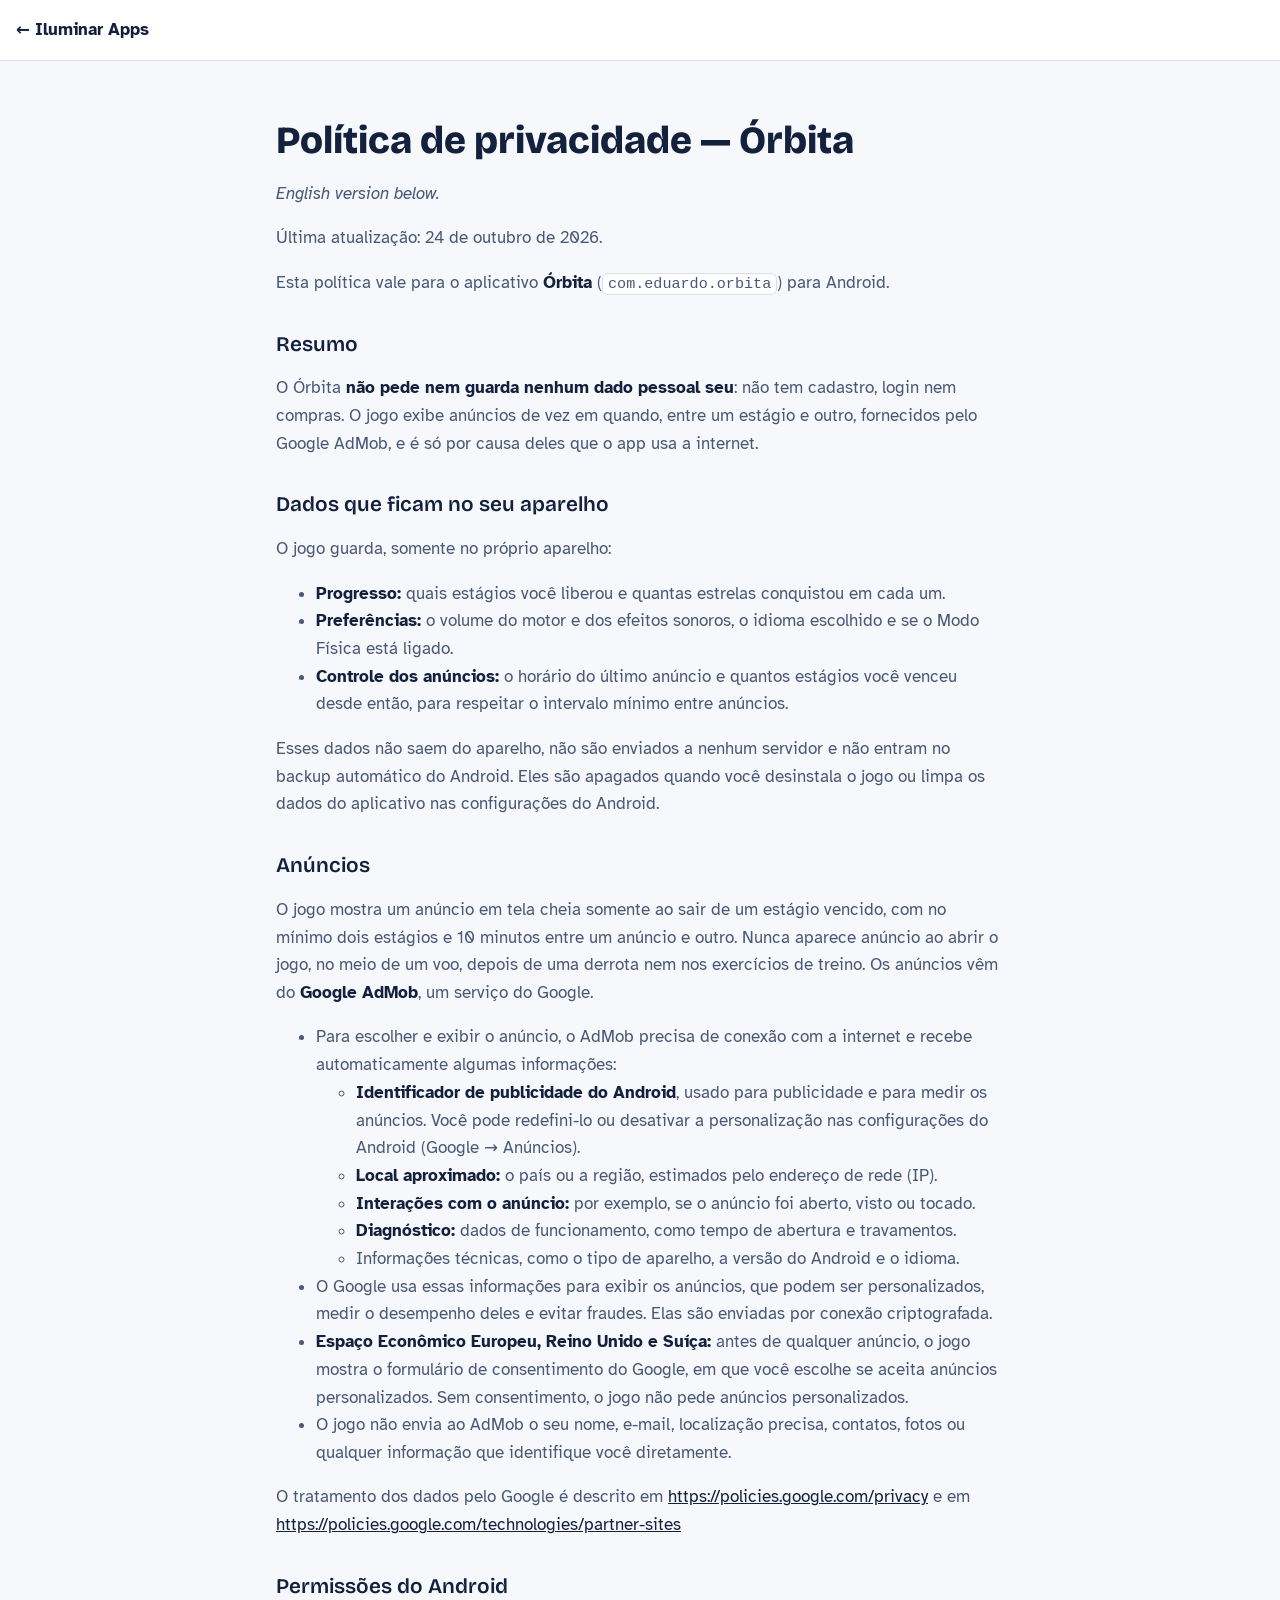
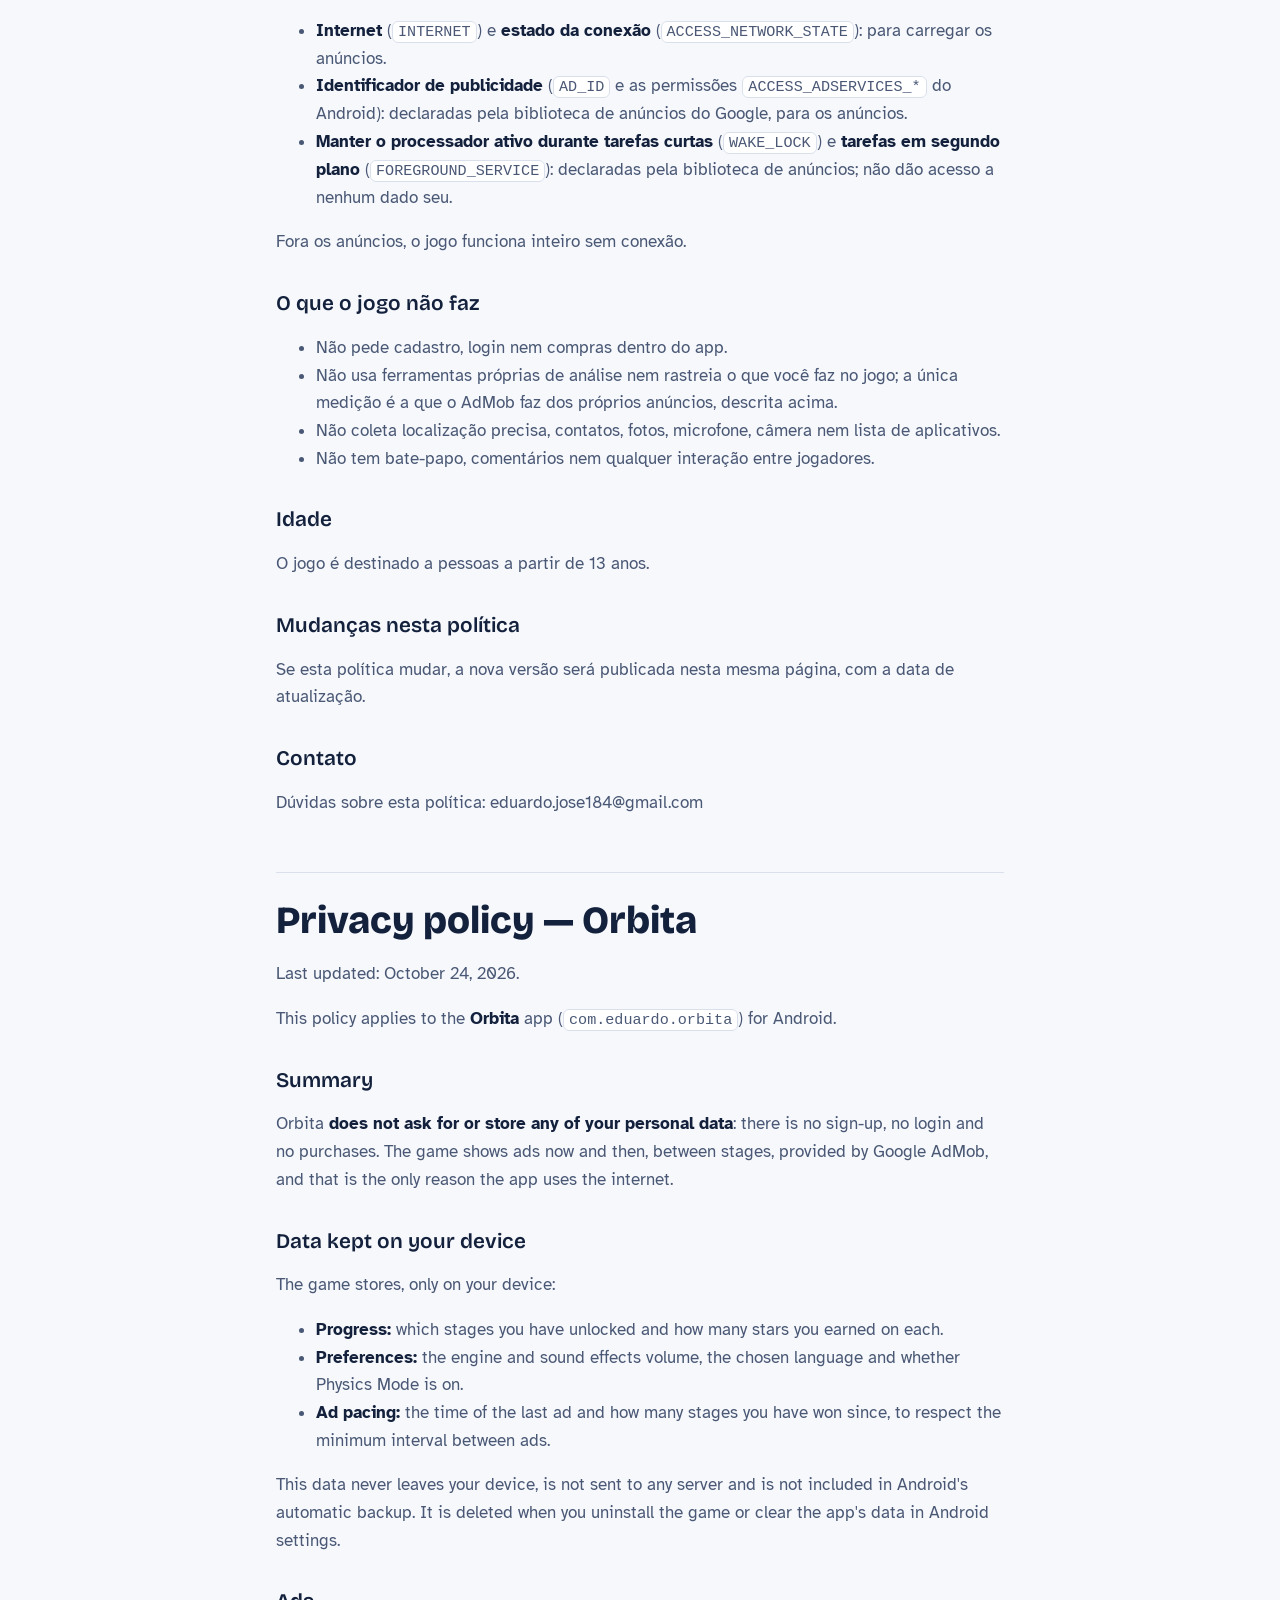
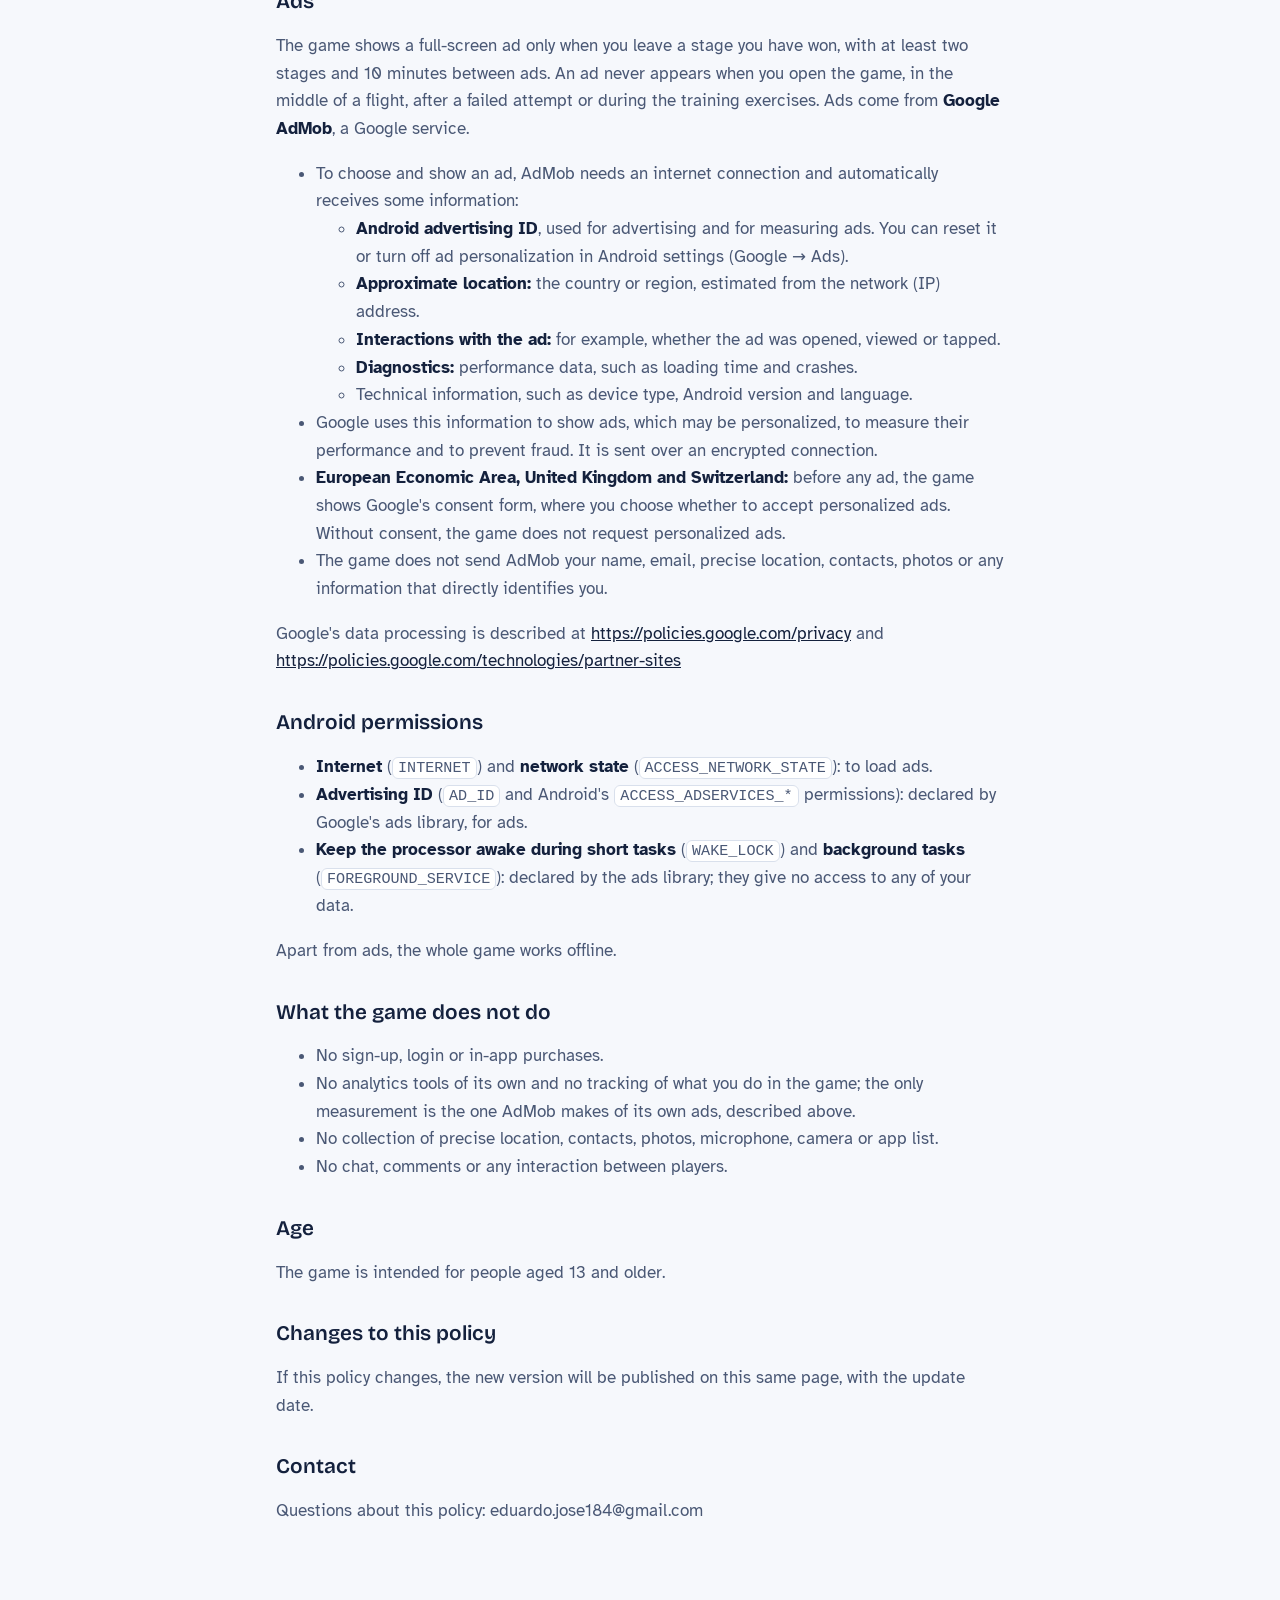
<file: orbita-privacidade/index.html>
<!doctype html>
<html lang="pt-BR">
<head>
<meta charset="utf-8">
<meta name="viewport" content="width=device-width, initial-scale=1">
<title>Política de privacidade — Órbita</title>
<meta name="robots" content="index, follow">
<link rel="icon" href="../favicon.png">
<link rel="preconnect" href="https://fonts.googleapis.com">
<link rel="preconnect" href="https://fonts.gstatic.com" crossorigin>
<link href="https://fonts.googleapis.com/css2?family=Atkinson+Hyperlegible:ital,wght@0,400;0,700;1,400&family=Bricolage+Grotesque:opsz,wght@12..96,600;12..96,800&display=swap" rel="stylesheet">
<style>
  :root { --paper: #f6f8fc; --ink: #14213d; --ink-soft: #4a5875; --line: #d9e0ec; --gold: #ffcf5a; }
  * { box-sizing: border-box; }
  body { margin: 0; background: var(--paper); color: var(--ink);
         font: 1.05rem/1.65 "Atkinson Hyperlegible", system-ui, sans-serif; }
  header { border-bottom: 1px solid var(--line); background: #fff; }
  header a { display: inline-block; padding: 16px; color: var(--ink); font-weight: 700; text-decoration: none; }
  main { max-width: 760px; margin: 0 auto; padding: 32px 16px 80px; }
  h1, h2 { font-family: "Bricolage Grotesque", system-ui, sans-serif; line-height: 1.2; }
  h1 { font-size: clamp(1.8rem, 5vw, 2.4rem); font-weight: 800; margin: 24px 0 8px; }
  h2 { font-size: 1.3rem; font-weight: 600; margin: 36px 0 8px; }
  p, li { color: var(--ink-soft); }
  strong { color: var(--ink); }
  code { font-size: 0.9em; background: #fff; border: 1px solid var(--line); border-radius: 6px; padding: 1px 5px; word-break: break-word; }
  a { color: var(--ink); overflow-wrap: anywhere; }
  hr { border: 0; border-top: 1px solid var(--line); margin: 56px 0 24px; }
</style>
</head>
<body>
<header><a href="../">← Iluminar Apps</a></header>
<main>
<h1>Política de privacidade — Órbita</h1>
<p><em>English version below.</em></p>
<p>Última atualização: 24 de outubro de 2026.</p>
<p>Esta política vale para o aplicativo <strong>Órbita</strong> (<code>com.eduardo.orbita</code>) para Android.</p>
<h2>Resumo</h2>
<p>O Órbita <strong>não pede nem guarda nenhum dado pessoal seu</strong>: não tem cadastro, login nem compras. O jogo exibe anúncios de vez em quando, entre um estágio e outro, fornecidos pelo Google AdMob, e é só por causa deles que o app usa a internet.</p>
<h2>Dados que ficam no seu aparelho</h2>
<p>O jogo guarda, somente no próprio aparelho:</p>
<ul><li><strong>Progresso:</strong> quais estágios você liberou e quantas estrelas conquistou em cada um.</li><li><strong>Preferências:</strong> o volume do motor e dos efeitos sonoros, o idioma escolhido e se o Modo Física está ligado.</li><li><strong>Controle dos anúncios:</strong> o horário do último anúncio e quantos estágios você venceu desde então, para respeitar o intervalo mínimo entre anúncios.</li></ul>
<p>Esses dados não saem do aparelho, não são enviados a nenhum servidor e não entram no backup automático do Android. Eles são apagados quando você desinstala o jogo ou limpa os dados do aplicativo nas configurações do Android.</p>
<h2>Anúncios</h2>
<p>O jogo mostra um anúncio em tela cheia somente ao sair de um estágio vencido, com no mínimo dois estágios e 10 minutos entre um anúncio e outro. Nunca aparece anúncio ao abrir o jogo, no meio de um voo, depois de uma derrota nem nos exercícios de treino. Os anúncios vêm do <strong>Google AdMob</strong>, um serviço do Google.</p>
<ul><li>Para escolher e exibir o anúncio, o AdMob precisa de conexão com a internet e recebe automaticamente algumas informações:<ul><li><strong>Identificador de publicidade do Android</strong>, usado para publicidade e para medir os anúncios. Você pode redefini-lo ou desativar a personalização nas configurações do Android (Google → Anúncios).</li><li><strong>Local aproximado:</strong> o país ou a região, estimados pelo endereço de rede (IP).</li><li><strong>Interações com o anúncio:</strong> por exemplo, se o anúncio foi aberto, visto ou tocado.</li><li><strong>Diagnóstico:</strong> dados de funcionamento, como tempo de abertura e travamentos.</li><li>Informações técnicas, como o tipo de aparelho, a versão do Android e o idioma.</li></ul></li><li>O Google usa essas informações para exibir os anúncios, que podem ser personalizados, medir o desempenho deles e evitar fraudes. Elas são enviadas por conexão criptografada.</li><li><strong>Espaço Econômico Europeu, Reino Unido e Suíça:</strong> antes de qualquer anúncio, o jogo mostra o formulário de consentimento do Google, em que você escolhe se aceita anúncios personalizados. Sem consentimento, o jogo não pede anúncios personalizados.</li><li>O jogo não envia ao AdMob o seu nome, e-mail, localização precisa, contatos, fotos ou qualquer informação que identifique você diretamente.</li></ul>
<p>O tratamento dos dados pelo Google é descrito em <a href="https://policies.google.com/privacy">https://policies.google.com/privacy</a> e em <a href="https://policies.google.com/technologies/partner-sites">https://policies.google.com/technologies/partner-sites</a></p>
<h2>Permissões do Android</h2>
<ul><li><strong>Internet</strong> (<code>INTERNET</code>) e <strong>estado da conexão</strong> (<code>ACCESS_NETWORK_STATE</code>): para carregar os anúncios.</li><li><strong>Identificador de publicidade</strong> (<code>AD_ID</code> e as permissões <code>ACCESS_ADSERVICES_*</code> do Android): declaradas pela biblioteca de anúncios do Google, para os anúncios.</li><li><strong>Manter o processador ativo durante tarefas curtas</strong> (<code>WAKE_LOCK</code>) e <strong>tarefas em segundo plano</strong> (<code>FOREGROUND_SERVICE</code>): declaradas pela biblioteca de anúncios; não dão acesso a nenhum dado seu.</li></ul>
<p>Fora os anúncios, o jogo funciona inteiro sem conexão.</p>
<h2>O que o jogo não faz</h2>
<ul><li>Não pede cadastro, login nem compras dentro do app.</li><li>Não usa ferramentas próprias de análise nem rastreia o que você faz no jogo; a única medição é a que o AdMob faz dos próprios anúncios, descrita acima.</li><li>Não coleta localização precisa, contatos, fotos, microfone, câmera nem lista de aplicativos.</li><li>Não tem bate-papo, comentários nem qualquer interação entre jogadores.</li></ul>
<h2>Idade</h2>
<p>O jogo é destinado a pessoas a partir de 13 anos.</p>
<h2>Mudanças nesta política</h2>
<p>Se esta política mudar, a nova versão será publicada nesta mesma página, com a data de atualização.</p>
<h2>Contato</h2>
<p>Dúvidas sobre esta política: eduardo.jose184@gmail.com</p>
<hr>
<h1>Privacy policy — Orbita</h1>
<p>Last updated: October 24, 2026.</p>
<p>This policy applies to the <strong>Orbita</strong> app (<code>com.eduardo.orbita</code>) for Android.</p>
<h2>Summary</h2>
<p>Orbita <strong>does not ask for or store any of your personal data</strong>: there is no sign-up, no login and no purchases. The game shows ads now and then, between stages, provided by Google AdMob, and that is the only reason the app uses the internet.</p>
<h2>Data kept on your device</h2>
<p>The game stores, only on your device:</p>
<ul><li><strong>Progress:</strong> which stages you have unlocked and how many stars you earned on each.</li><li><strong>Preferences:</strong> the engine and sound effects volume, the chosen language and whether Physics Mode is on.</li><li><strong>Ad pacing:</strong> the time of the last ad and how many stages you have won since, to respect the minimum interval between ads.</li></ul>
<p>This data never leaves your device, is not sent to any server and is not included in Android's automatic backup. It is deleted when you uninstall the game or clear the app's data in Android settings.</p>
<h2>Ads</h2>
<p>The game shows a full-screen ad only when you leave a stage you have won, with at least two stages and 10 minutes between ads. An ad never appears when you open the game, in the middle of a flight, after a failed attempt or during the training exercises. Ads come from <strong>Google AdMob</strong>, a Google service.</p>
<ul><li>To choose and show an ad, AdMob needs an internet connection and automatically receives some information:<ul><li><strong>Android advertising ID</strong>, used for advertising and for measuring ads. You can reset it or turn off ad personalization in Android settings (Google → Ads).</li><li><strong>Approximate location:</strong> the country or region, estimated from the network (IP) address.</li><li><strong>Interactions with the ad:</strong> for example, whether the ad was opened, viewed or tapped.</li><li><strong>Diagnostics:</strong> performance data, such as loading time and crashes.</li><li>Technical information, such as device type, Android version and language.</li></ul></li><li>Google uses this information to show ads, which may be personalized, to measure their performance and to prevent fraud. It is sent over an encrypted connection.</li><li><strong>European Economic Area, United Kingdom and Switzerland:</strong> before any ad, the game shows Google's consent form, where you choose whether to accept personalized ads. Without consent, the game does not request personalized ads.</li><li>The game does not send AdMob your name, email, precise location, contacts, photos or any information that directly identifies you.</li></ul>
<p>Google's data processing is described at <a href="https://policies.google.com/privacy">https://policies.google.com/privacy</a> and <a href="https://policies.google.com/technologies/partner-sites">https://policies.google.com/technologies/partner-sites</a></p>
<h2>Android permissions</h2>
<ul><li><strong>Internet</strong> (<code>INTERNET</code>) and <strong>network state</strong> (<code>ACCESS_NETWORK_STATE</code>): to load ads.</li><li><strong>Advertising ID</strong> (<code>AD_ID</code> and Android's <code>ACCESS_ADSERVICES_*</code> permissions): declared by Google's ads library, for ads.</li><li><strong>Keep the processor awake during short tasks</strong> (<code>WAKE_LOCK</code>) and <strong>background tasks</strong> (<code>FOREGROUND_SERVICE</code>): declared by the ads library; they give no access to any of your data.</li></ul>
<p>Apart from ads, the whole game works offline.</p>
<h2>What the game does not do</h2>
<ul><li>No sign-up, login or in-app purchases.</li><li>No analytics tools of its own and no tracking of what you do in the game; the only measurement is the one AdMob makes of its own ads, described above.</li><li>No collection of precise location, contacts, photos, microphone, camera or app list.</li><li>No chat, comments or any interaction between players.</li></ul>
<h2>Age</h2>
<p>The game is intended for people aged 13 and older.</p>
<h2>Changes to this policy</h2>
<p>If this policy changes, the new version will be published on this same page, with the update date.</p>
<h2>Contact</h2>
<p>Questions about this policy: eduardo.jose184@gmail.com</p>
</main>
</body>
</html>
</file>
